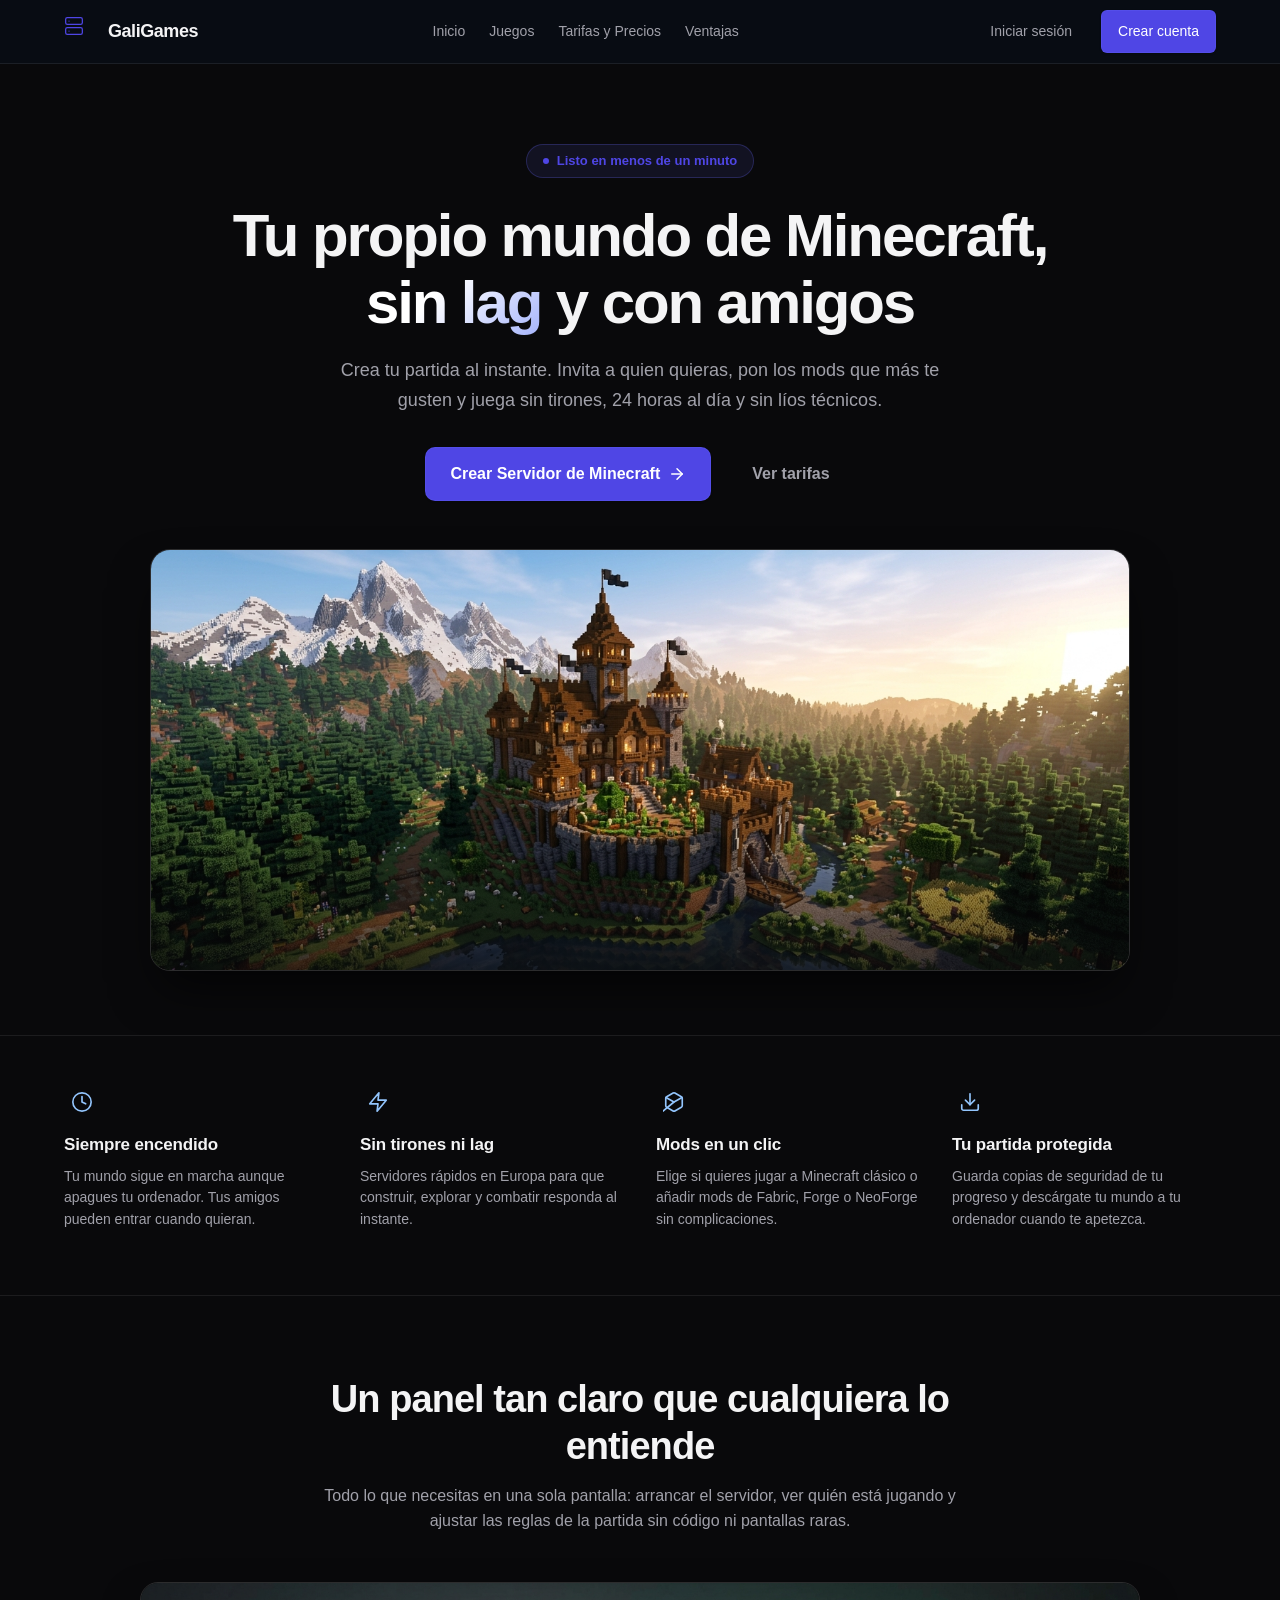
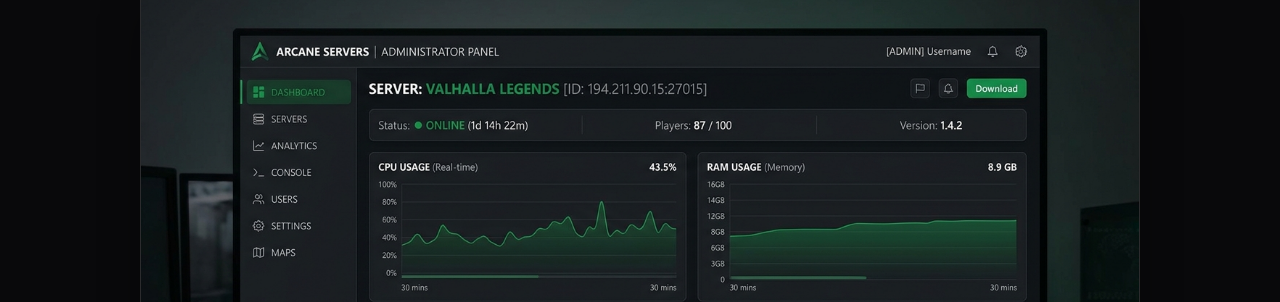
<file: index.html>
<!DOCTYPE html>
<html lang="es">
<head>
  <meta charset="UTF-8">
  <meta http-equiv="refresh" content="0; url=html/inicio/home.html">
  <title>GaliGames - Redirigiendo</title>
  <link rel="canonical" href="html/inicio/home.html">
  <script type="module" src="js/inicio/home.js" defer></script>
</head>
<body>
  <p>Redirigiendo a <a href="html/inicio/home.html">GaliGames Inicio</a>...</p>
</body>
</html>
</file>
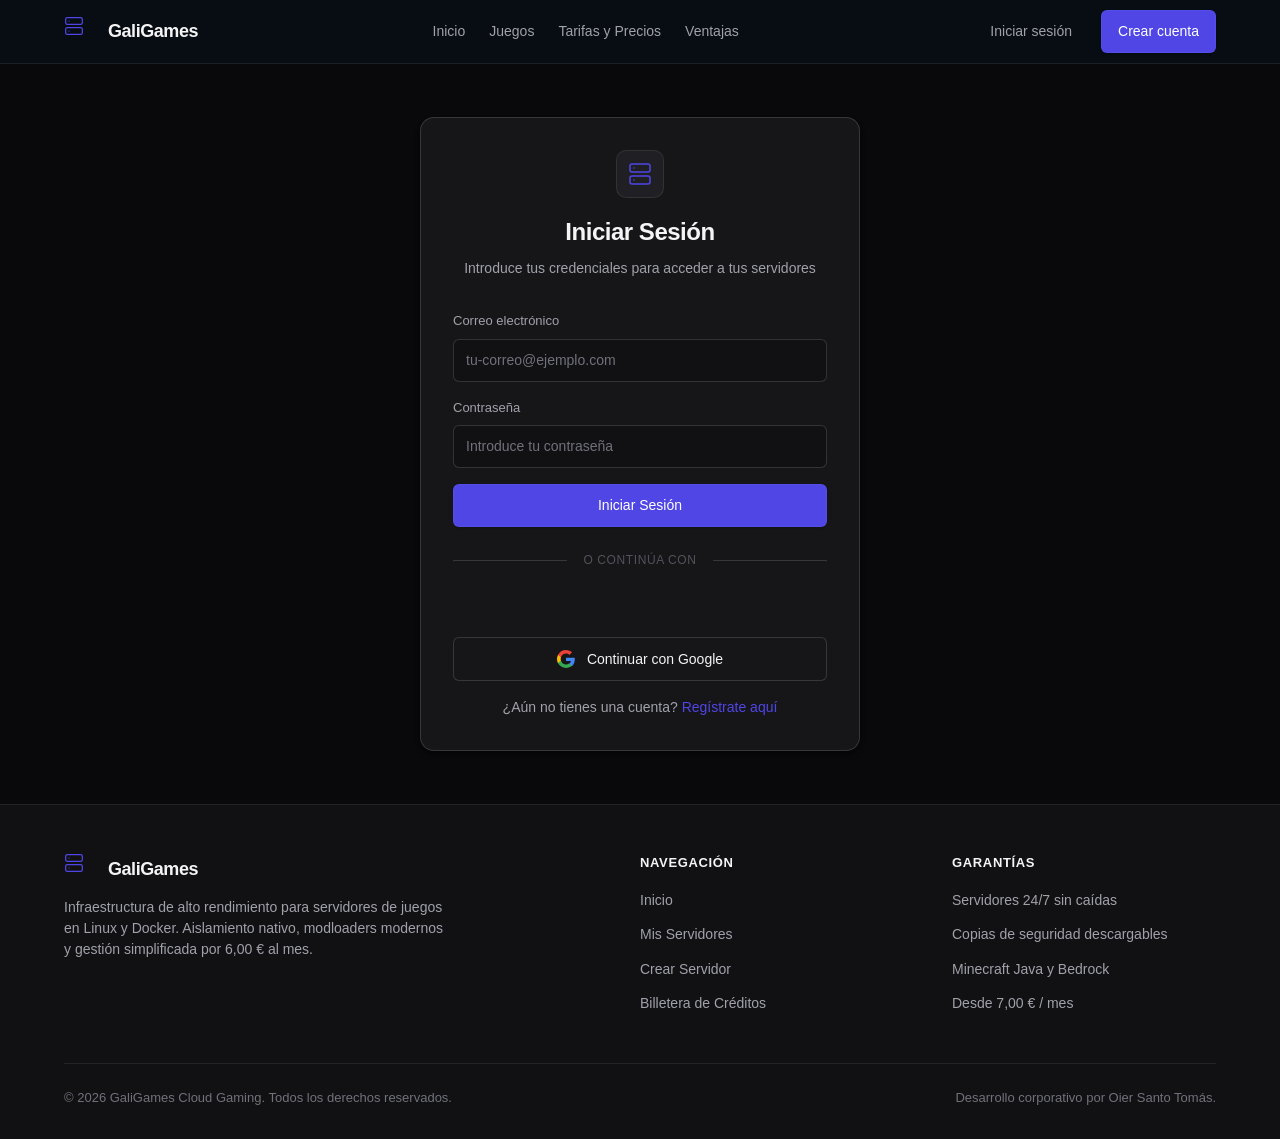
<file: html/autenticacion/iniciar-sesion.html>
<!DOCTYPE html>
<html lang="es">
<head>
  <meta charset="UTF-8">
  <meta name="viewport" content="width=device-width, initial-scale=1.0">
  <title>Iniciar Sesión - GaliGames</title>
  <meta name="description" content="Accede a tu panel de control de servidores de juegos GaliGames.">

  <!-- Hojas de estilo estructuradas -->
  <link rel="stylesheet" href="../../css/comun/variables.css">
  <link rel="stylesheet" href="../../css/comun/normalizacion.css">
  <link rel="stylesheet" href="../../css/comun/componentes.css">
  <link rel="stylesheet" href="../../css/comun/cabecera.css">
  <link rel="stylesheet" href="../../css/comun/pie-pagina.css">
  <link rel="stylesheet" href="../../css/autenticacion/iniciar-sesion.css">

  <!-- Google Identity Services Oficial -->
  <script src="https://accounts.google.com/gsi/client" async defer></script>

  <!-- Script modular -->
  <script type="module" src="../../js/autenticacion/iniciar-sesion.js" defer></script>
</head>
<body>
  <!-- Cabecera Institucional Global -->
  <header id="cabecera-principal"></header>

  <main>
    <section class="autenticacion-seccion">
      <div class="tarjeta-autenticacion">
        <div class="autenticacion-cabecera">
          <div class="autenticacion-logo-icono">
            <svg xmlns="http://www.w3.org/2000/svg" width="24" height="24" viewBox="0 0 24 24" fill="none" stroke="currentColor" stroke-width="1.5" stroke-linecap="round" stroke-linejoin="round"><rect width="20" height="8" x="2" y="2" rx="2" ry="2"/><rect width="20" height="8" x="2" y="14" rx="2" ry="2"/><line x1="6" x2="6.01" y1="6" y2="6"/><line x1="6" x2="6.01" y1="18" y2="18"/></svg>
          </div>
          <h1 class="autenticacion-titulo">Iniciar Sesión</h1>
          <p class="autenticacion-subtitulo">Introduce tus credenciales para acceder a tus servidores</p>
        </div>

        <div id="caja-error" class="alerta-mensaje alerta-peligro" hidden></div>

        <form id="formulario-login" novalidate>
          <div class="grupo-campo">
            <label for="campo-email" class="etiqueta">Correo electrónico</label>
            <input type="email" id="campo-email" class="campo-texto" placeholder="tu-correo@ejemplo.com" required autocomplete="email">
          </div>

          <div class="grupo-campo">
            <label for="campo-password" class="etiqueta">Contraseña</label>
            <input type="password" id="campo-password" class="campo-texto" placeholder="Introduce tu contraseña" required autocomplete="current-password">
          </div>

          <button type="submit" id="boton-enviar" class="boton boton-primario boton-completo">
            Iniciar Sesión
          </button>
        </form>

        <div class="separador-o">
          <span class="separador-o-linea"></span>
          <span class="separador-o-texto">o continúa con</span>
          <span class="separador-o-linea"></span>
        </div>

        <div id="contenedor-google-oficial" class="contenedor-google-oficial"></div>

        <button type="button" id="boton-google" class="boton boton-google boton-completo" aria-label="Iniciar sesión con Google">
          <svg class="icono-svg" width="18" height="18" viewBox="0 0 24 24" aria-hidden="true">
            <path fill="#4285F4" d="M23.745 12.27c0-.7-.06-1.4-.19-2.07H12v4.51h6.6c-.29 1.52-1.14 2.82-2.4 3.68v3.05h3.88c2.27-2.09 3.66-5.17 3.66-9.17z"/>
            <path fill="#34A853" d="M12 24c3.24 0 5.95-1.08 7.93-2.91l-3.88-3.05c-1.08.72-2.45 1.16-4.05 1.16-3.12 0-5.77-2.1-6.72-4.93H1.25v3.15C3.26 21.36 7.33 24 12 24z"/>
            <path fill="#FBBC05" d="M5.28 14.27c-.25-.72-.38-1.49-.38-2.27s.13-1.55.38-2.27V6.58H1.25C.45 8.17 0 9.96 0 12s.45 3.83 1.25 5.42l4.03-3.15z"/>
            <path fill="#EA4335" d="M12 4.75c1.77 0 3.35.61 4.6 1.8l3.42-3.42C17.95 1.19 15.24 0 12 0 7.33 0 3.26 2.64 1.25 6.58l4.03 3.15c.95-2.83 3.6-4.98 6.72-4.98z"/>
          </svg>
          <span id="texto-boton-google">Continuar con Google</span>
        </button>

        <div class="autenticacion-pie">
          ¿Aún no tienes una cuenta? <a href="../../html/autenticacion/registro.html">Regístrate aquí</a>
        </div>
      </div>
    </section>
  </main>

  <!-- Pie de Página Institucional Global -->
  <footer id="pie-principal"></footer>
</body>
</html>
</file>
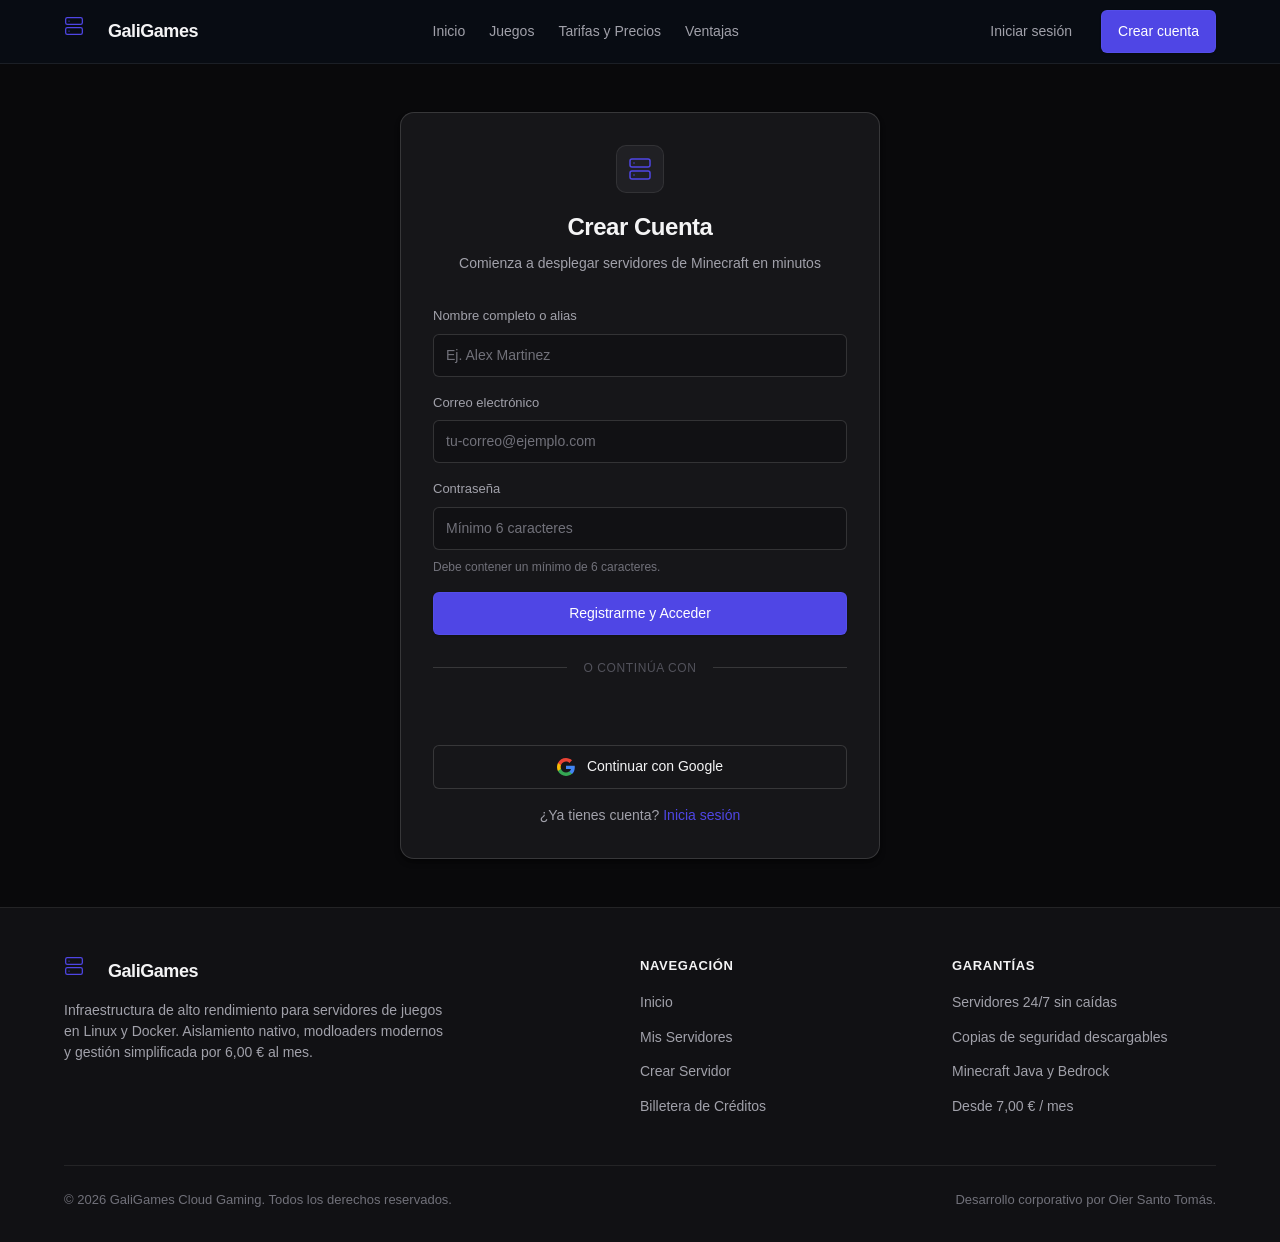
<file: html/autenticacion/registro.html>
<!DOCTYPE html>
<html lang="es">
<head>
  <meta charset="UTF-8">
  <meta name="viewport" content="width=device-width, initial-scale=1.0">
  <title>Crear Cuenta - GaliGames</title>
  <meta name="description" content="Crea tu cuenta en GaliGames para administrar servidores de juegos en Linux con Docker.">

  <!-- Hojas de estilo estructuradas -->
  <link rel="stylesheet" href="../../css/comun/variables.css">
  <link rel="stylesheet" href="../../css/comun/normalizacion.css">
  <link rel="stylesheet" href="../../css/comun/componentes.css">
  <link rel="stylesheet" href="../../css/comun/cabecera.css">
  <link rel="stylesheet" href="../../css/comun/pie-pagina.css">
  <link rel="stylesheet" href="../../css/autenticacion/registro.css">

  <!-- Google Identity Services Oficial -->
  <script src="https://accounts.google.com/gsi/client" async defer></script>

  <!-- Script modular -->
  <script type="module" src="../../js/autenticacion/registro.js" defer></script>
</head>
<body>
  <!-- Cabecera Institucional Global -->
  <header id="cabecera-principal"></header>

  <main>
    <section class="autenticacion-seccion">
      <div class="tarjeta-autenticacion">
        <div class="autenticacion-cabecera">
          <div class="autenticacion-logo-icono">
            <svg xmlns="http://www.w3.org/2000/svg" width="24" height="24" viewBox="0 0 24 24" fill="none" stroke="currentColor" stroke-width="1.5" stroke-linecap="round" stroke-linejoin="round"><rect width="20" height="8" x="2" y="2" rx="2" ry="2"/><rect width="20" height="8" x="2" y="14" rx="2" ry="2"/><line x1="6" x2="6.01" y1="6" y2="6"/><line x1="6" x2="6.01" y1="18" y2="18"/></svg>
          </div>
          <h1 class="autenticacion-titulo">Crear Cuenta</h1>
          <p class="autenticacion-subtitulo">Comienza a desplegar servidores de Minecraft en minutos</p>
        </div>

        <div id="caja-error" class="alerta-mensaje alerta-peligro" hidden></div>

        <form id="formulario-registro" novalidate>
          <div class="grupo-campo">
            <label for="campo-nombre" class="etiqueta">Nombre completo o alias</label>
            <input type="text" id="campo-nombre" class="campo-texto" placeholder="Ej. Alex Martinez" required autocomplete="name">
          </div>

          <div class="grupo-campo">
            <label for="campo-email" class="etiqueta">Correo electrónico</label>
            <input type="email" id="campo-email" class="campo-texto" placeholder="tu-correo@ejemplo.com" required autocomplete="email">
          </div>

          <div class="grupo-campo">
            <label for="campo-password" class="etiqueta">Contraseña</label>
            <input type="password" id="campo-password" class="campo-texto" placeholder="Mínimo 6 caracteres" minlength="6" required autocomplete="new-password">
            <span class="texto-ayuda">Debe contener un mínimo de 6 caracteres.</span>
          </div>

          <button type="submit" id="boton-enviar" class="boton boton-primario boton-completo">
            Registrarme y Acceder
          </button>
        </form>

        <div class="separador-o">
          <span class="separador-o-linea"></span>
          <span class="separador-o-texto">o continúa con</span>
          <span class="separador-o-linea"></span>
        </div>

        <div id="contenedor-google-oficial" class="contenedor-google-oficial"></div>

        <button type="button" id="boton-google" class="boton boton-google boton-completo" aria-label="Registrarse con Google">
          <svg class="icono-svg" width="18" height="18" viewBox="0 0 24 24" aria-hidden="true">
            <path fill="#4285F4" d="M23.745 12.27c0-.7-.06-1.4-.19-2.07H12v4.51h6.6c-.29 1.52-1.14 2.82-2.4 3.68v3.05h3.88c2.27-2.09 3.66-5.17 3.66-9.17z"/>
            <path fill="#34A853" d="M12 24c3.24 0 5.95-1.08 7.93-2.91l-3.88-3.05c-1.08.72-2.45 1.16-4.05 1.16-3.12 0-5.77-2.1-6.72-4.93H1.25v3.15C3.26 21.36 7.33 24 12 24z"/>
            <path fill="#FBBC05" d="M5.28 14.27c-.25-.72-.38-1.49-.38-2.27s.13-1.55.38-2.27V6.58H1.25C.45 8.17 0 9.96 0 12s.45 3.83 1.25 5.42l4.03-3.15z"/>
            <path fill="#EA4335" d="M12 4.75c1.77 0 3.35.61 4.6 1.8l3.42-3.42C17.95 1.19 15.24 0 12 0 7.33 0 3.26 2.64 1.25 6.58l4.03 3.15c.95-2.83 3.6-4.98 6.72-4.98z"/>
          </svg>
          <span id="texto-boton-google">Continuar con Google</span>
        </button>

        <div class="autenticacion-pie">
          ¿Ya tienes cuenta? <a href="../../html/autenticacion/iniciar-sesion.html">Inicia sesión</a>
        </div>
      </div>
    </section>
  </main>

  <!-- Pie de Página Institucional Global -->
  <footer id="pie-principal"></footer>
</body>
</html>
</file>
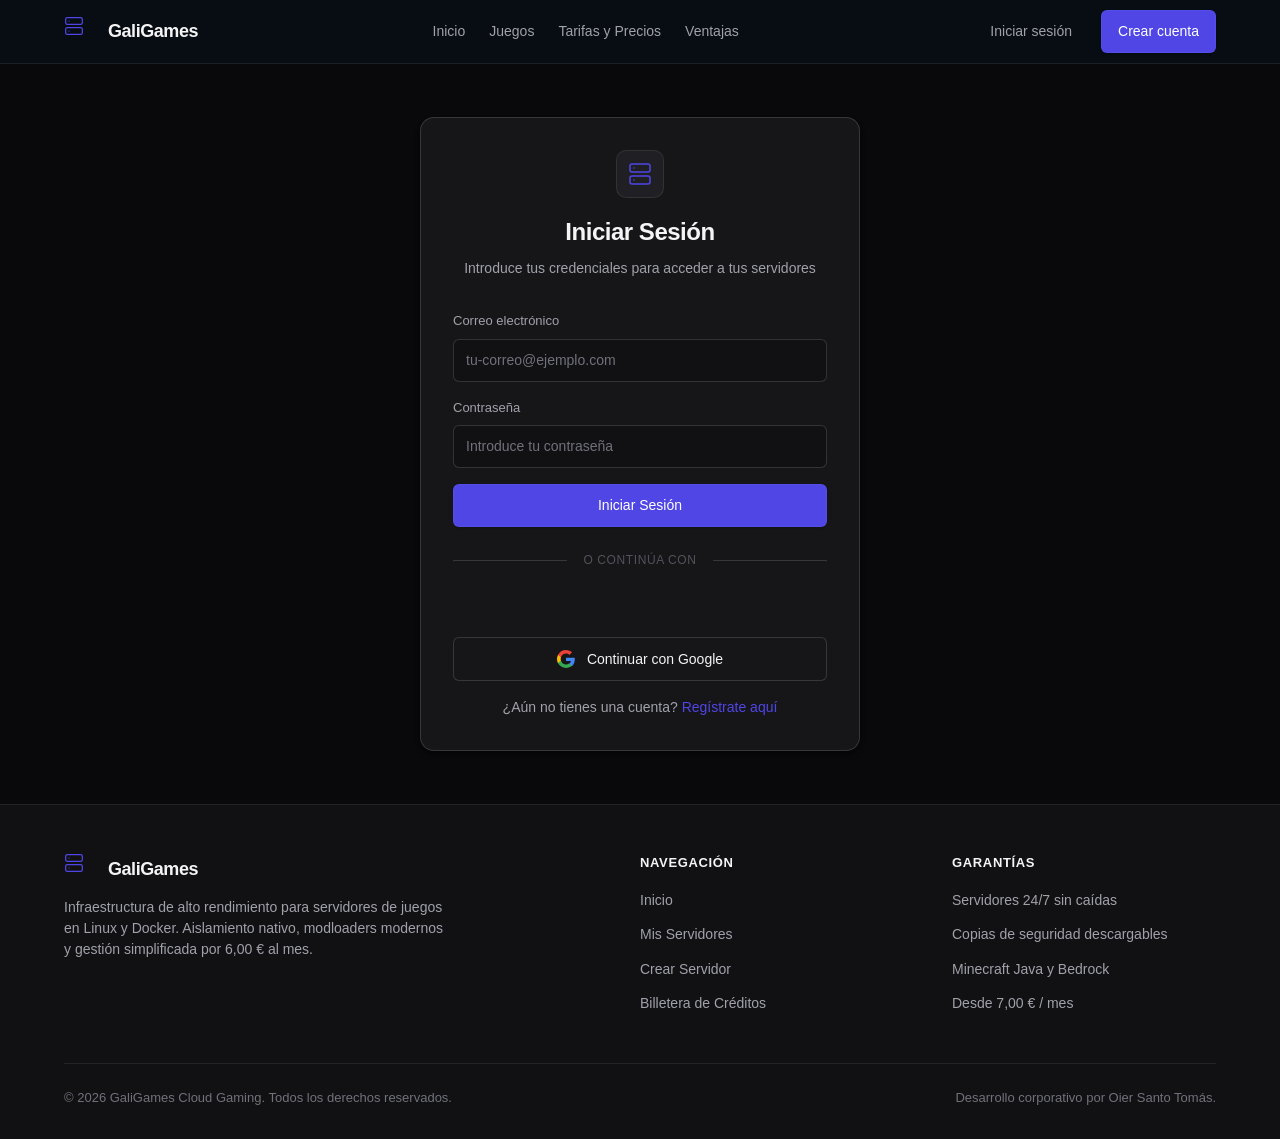
<file: html/billetera/saldo.html>
<!DOCTYPE html>
<html lang="es">
<head>
  <meta charset="UTF-8">
  <meta name="viewport" content="width=device-width, initial-scale=1.0">
  <title>Billetera y Saldo - GaliGames</title>
  <meta name="description" content="Gestiona tu saldo virtual, realiza recargas de prueba y consulta tus transacciones para el alojamiento de servidores.">

  <!-- Hojas de estilo estructuradas -->
  <link rel="stylesheet" href="../../css/comun/variables.css">
  <link rel="stylesheet" href="../../css/comun/normalizacion.css">
  <link rel="stylesheet" href="../../css/comun/componentes.css">
  <link rel="stylesheet" href="../../css/comun/cabecera.css">
  <link rel="stylesheet" href="../../css/comun/pie-pagina.css">
  <link rel="stylesheet" href="../../css/billetera/saldo.css">

  <!-- Script modular -->
  <script type="module" src="../../js/billetera/saldo.js" defer></script>
</head>
<body>
  <!-- Cabecera Institucional Global -->
  <header id="cabecera-principal"></header>

  <main>
    <section class="billetera-seccion">
      <div class="contenedor">
        <div class="billetera-cabecera">
          <h1 class="billetera-titulo">Billetera de Créditos</h1>
          <p class="billetera-subtitulo">Administra los fondos para tus servidores de juegos (tarifa plana de 6,00 €/mes)</p>
        </div>

        <div class="billetera-rejilla-principal">
          <!-- Tarjeta Saldo Actual -->
          <div class="tarjeta-saldo-actual">
            <div>
              <div class="saldo-etiqueta-bloque">
                <svg xmlns="http://www.w3.org/2000/svg" width="18" height="18" viewBox="0 0 24 24" fill="none" stroke="currentColor" stroke-width="1.5" stroke-linecap="round" stroke-linejoin="round"><circle cx="12" cy="12" r="8"/><line x1="12" x2="12" y1="8" y2="16"/><line x1="8" x2="16" y1="12" y2="12"/></svg>
                <span>Saldo disponible en tu cuenta</span>
              </div>
              <div class="saldo-monto-grande" id="valor-saldo-grande">0,00 €</div>
            </div>

            <div class="saldo-aviso-simulado">
              <strong>Entorno de Pruebas Activo</strong>
              <p>Las recargas en esta versión son simuladas y completamente gratuitas para que puedas probar el despliegue de contenedores Docker.</p>
            </div>
          </div>

          <!-- Paquetes de Recarga Simulada -->
          <div>
            <h2 class="subtitulo-paquetes">Recargas Rápidas de Prueba</h2>
            <div class="paquetes-recarga-rejilla">
              <!-- Pack 7€ -->
              <article class="tarjeta-paquete">
                <div>
                  <div class="paquete-cabecera">
                    <span class="paquete-nombre">Mes 4 GB</span>
                    <span class="insignia insignia-primaria">Plan Amigos</span>
                  </div>
                  <div class="paquete-monto">7,00 €</div>
                  <p class="paquete-descripcion">Cubre 1 mes de servidor Minecraft con 4 GB de RAM.</p>
                </div>
                <button type="button" class="boton boton-primario btn-recargar" data-monto="7.00">
                  Recargar 7,00 €
                </button>
              </article>

              <!-- Pack 9€ -->
              <article class="tarjeta-paquete">
                <div>
                  <div class="paquete-cabecera">
                    <span class="paquete-nombre">Mes 6 GB</span>
                    <span class="insignia insignia-exito">Plan Pro Mods</span>
                  </div>
                  <div class="paquete-monto">9,00 €</div>
                  <p class="paquete-descripcion">Cubre 1 mes de servidor para modpacks con 6 GB de RAM.</p>
                </div>
                <button type="button" class="boton boton-primario btn-recargar" data-monto="9.00">
                  Recargar 9,00 €
                </button>
              </article>

              <!-- Pack 14€ -->
              <article class="tarjeta-paquete">
                <div>
                  <div class="paquete-cabecera">
                    <span class="paquete-nombre">2 Meses 4 GB</span>
                    <span class="insignia">Ahorro</span>
                  </div>
                  <div class="paquete-monto">14,00 €</div>
                  <p class="paquete-descripcion">Cubre 2 meses de Plan Amigos o 2 servidores simultáneos.</p>
                </div>
                <button type="button" class="boton boton-secundario btn-recargar" data-monto="14.00">
                  Recargar 14,00 €
                </button>
              </article>

              <!-- Pack 18€ -->
              <article class="tarjeta-paquete">
                <div>
                  <div class="paquete-cabecera">
                    <span class="paquete-nombre">2 Meses 6 GB</span>
                    <span class="insignia">Comunidad</span>
                  </div>
                  <div class="paquete-monto">18,00 €</div>
                  <p class="paquete-descripcion">Cubre 2 meses del Plan Pro de 6 GB para mods avanzados.</p>
                </div>
                <button type="button" class="boton boton-secundario btn-recargar" data-monto="18.00">
                  Recargar 18,00 €
                </button>
              </article>
            </div>
          </div>
        </div>

        <!-- Historial de Movimientos -->
        <div class="historial-seccion">
          <h2 class="historial-cabecera">Historial de Transacciones</h2>
          <div class="tabla-contenedor">
            <table class="tabla-movimientos">
              <thead>
                <tr>
                  <th scope="col">Fecha</th>
                  <th scope="col">Concepto</th>
                  <th scope="col">Tipo</th>
                  <th scope="col">Importe</th>
                </tr>
              </thead>
              <tbody id="cuerpo-tabla-transacciones">
                <tr>
                  <td colspan="4" class="celda-vacia-historial">Cargando historial de movimientos...</td>
                </tr>
              </tbody>
            </table>
          </div>
        </div>
      </div>
    </section>
  </main>

  <!-- Pie de Página Institucional Global -->
  <footer id="pie-principal"></footer>
</body>
</html>
</file>
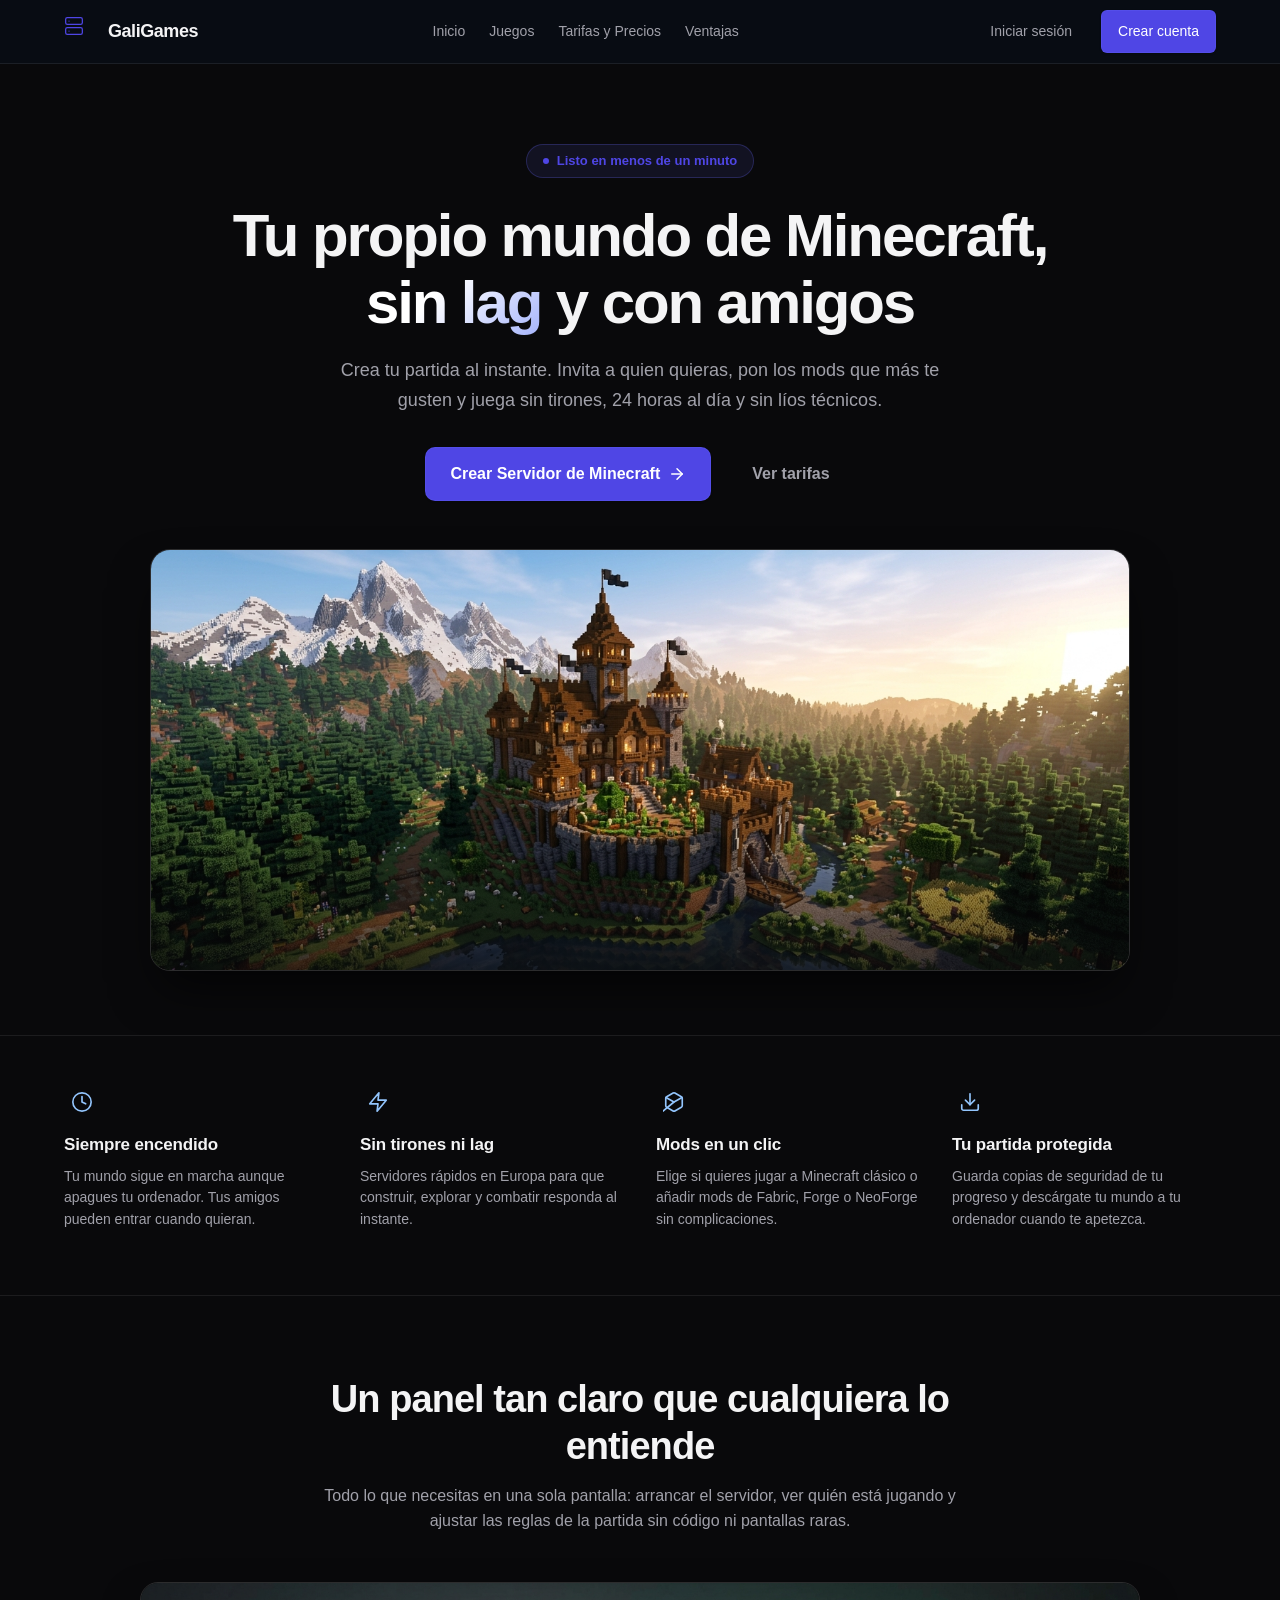
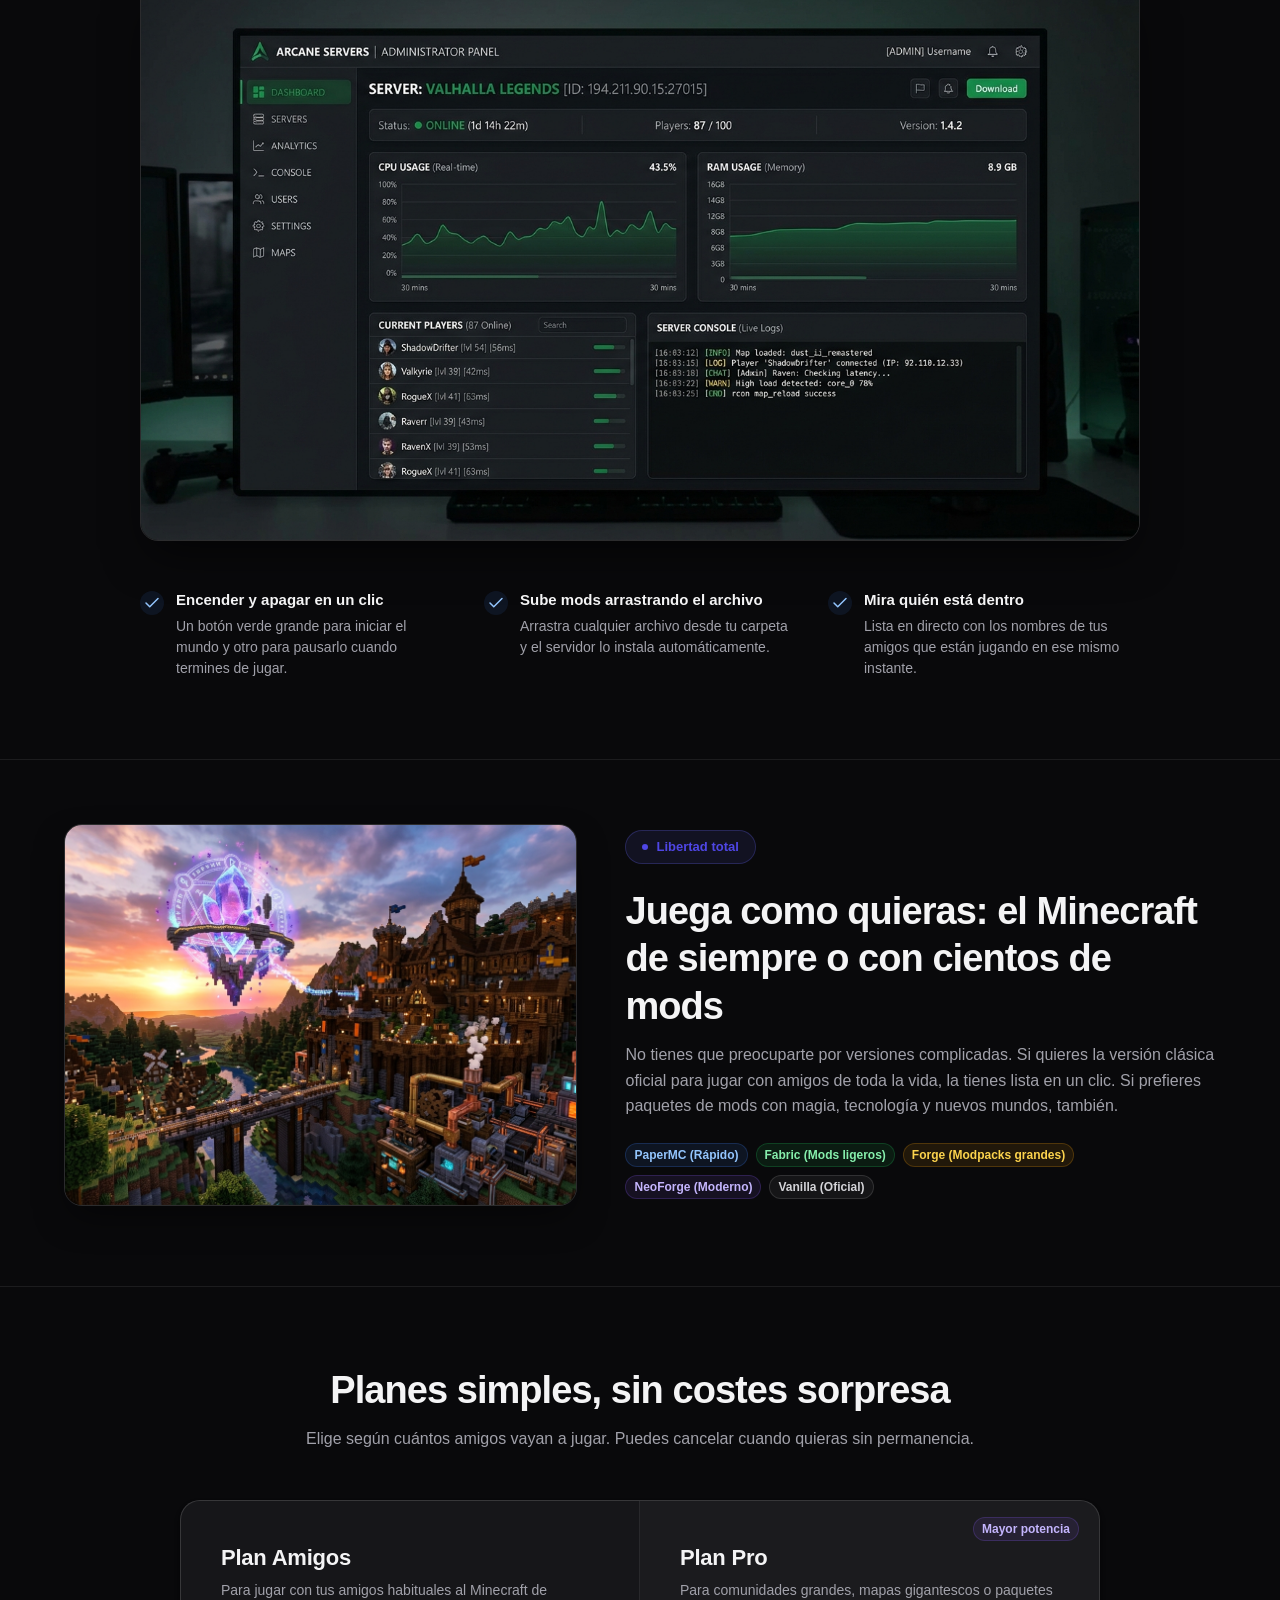
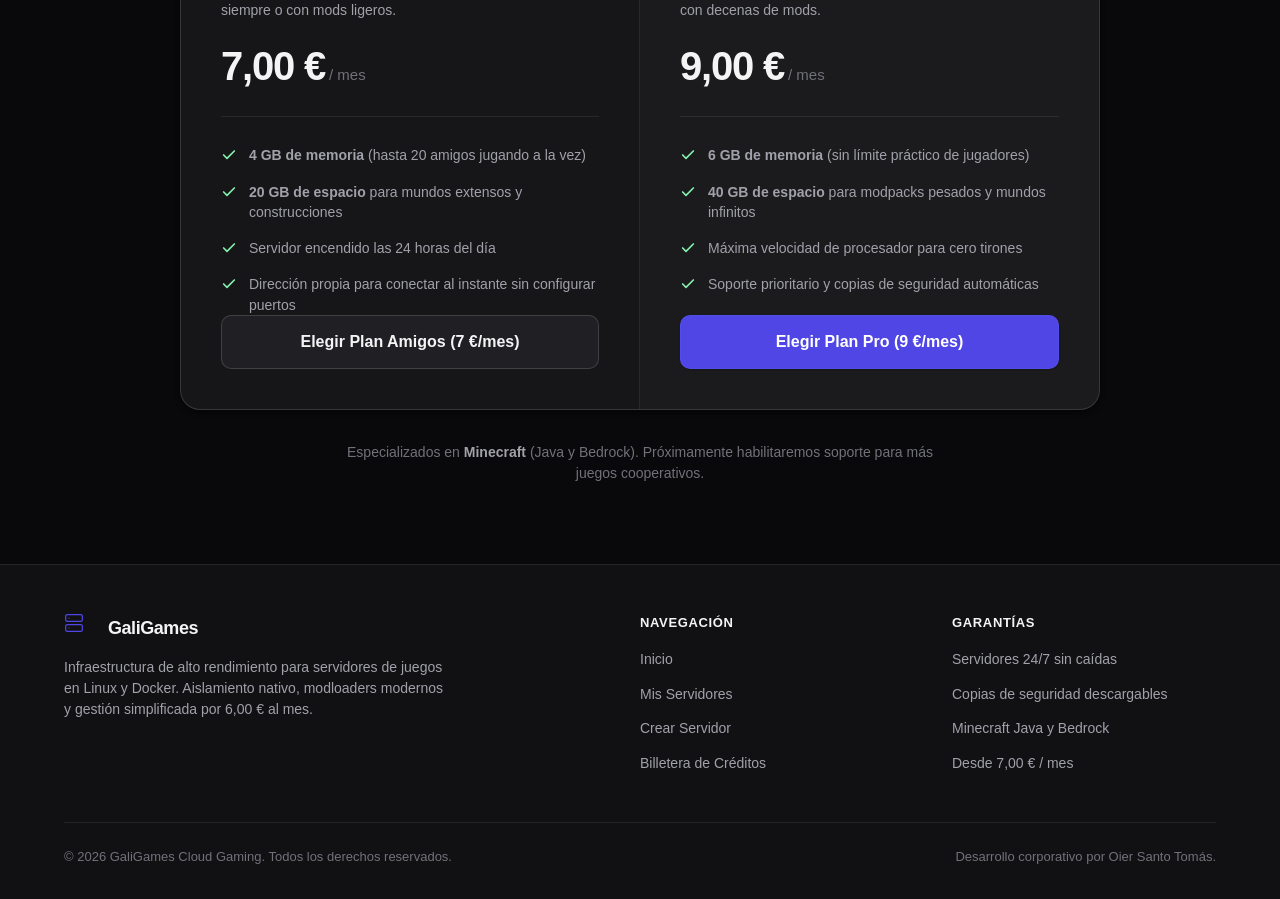
<file: html/inicio/home.html>
<!DOCTYPE html>
<html lang="es">
<head>
  <meta charset="UTF-8">
  <meta name="viewport" content="width=device-width, initial-scale=1.0">
  <title>GaliGames - Servidores de Minecraft sin Lag para Jugar con Amigos</title>
  <meta name="description" content="Monta tu servidor de Minecraft en 30 segundos. Elige tu versión, juega con amigos sin lag y disfruta de tus mods favoritos desde 7 € al mes.">

  <!-- Hojas de estilo estructuradas -->
  <link rel="stylesheet" href="../../css/comun/variables.css">
  <link rel="stylesheet" href="../../css/comun/normalizacion.css">
  <link rel="stylesheet" href="../../css/comun/componentes.css">
  <link rel="stylesheet" href="../../css/comun/cabecera.css">
  <link rel="stylesheet" href="../../css/comun/pie-pagina.css">
  <link rel="stylesheet" href="../../css/inicio/home.css">

  <!-- Script modular -->
  <script type="module" src="../../js/inicio/home.js" defer></script>
</head>
<body>
  <!-- Cabecera Institucional Global -->
  <header id="cabecera-principal"></header>

  <main>
    <!-- Hero Principal Natural y Fluido -->
    <section id="inicio" class="hero-seccion">
      <div class="contenedor hero-contenedor">
        <div class="hero-insignia">
          <span class="insignia-punto"></span>
          <span>Listo en menos de un minuto</span>
        </div>

        <h1 class="hero-titulo">
          Tu propio mundo de Minecraft, <span>sin lag</span> y con amigos
        </h1>

        <p class="hero-subtitulo">
          Crea tu partida al instante. Invita a quien quieras, pon los mods que más te gusten y juega sin tirones, 24 horas al día y sin líos técnicos.
        </p>

        <div class="hero-acciones">
          <a href="../../html/autenticacion/registro.html" id="hero-btn-empezar" class="boton boton-primario boton-grande">
            <span>Crear Servidor de Minecraft</span>
            <svg xmlns="http://www.w3.org/2000/svg" width="18" height="18" viewBox="0 0 24 24" fill="none" stroke="currentColor" stroke-width="2" stroke-linecap="round" stroke-linejoin="round" aria-hidden="true"><line x1="5" x2="19" y1="12" y2="12"/><polyline points="12 5 19 12 12 19"/></svg>
          </a>
          <a href="#precios" class="boton boton-fantasma boton-grande">Ver tarifas</a>
        </div>

        <div class="hero-vista-previa">
          <img src="../../imagenes/hero-minecraft.jpg" alt="Mundo de Minecraft con naturaleza y castillo medieval" class="hero-vista-imagen" loading="eager">
          <div class="hero-vista-degradado"></div>
        </div>
      </div>
    </section>

    <!-- Flujo de Ventajas Esenciales (Abierto y Natural, Sin Cajas Cerradas) -->
    <section class="seccion-ventajas-flujo">
      <div class="contenedor">
        <div class="ventajas-fila-abierta">
          <div class="ventaja-columna">
            <div class="ventaja-icono-simple">
              <svg xmlns="http://www.w3.org/2000/svg" width="22" height="22" viewBox="0 0 24 24" fill="none" stroke="currentColor" stroke-width="1.8" stroke-linecap="round" stroke-linejoin="round" aria-hidden="true"><circle cx="12" cy="12" r="10"/><polyline points="12 6 12 12 16 14"/></svg>
            </div>
            <h3 class="ventaja-titulo">Siempre encendido</h3>
            <p class="ventaja-descripcion">Tu mundo sigue en marcha aunque apagues tu ordenador. Tus amigos pueden entrar cuando quieran.</p>
          </div>

          <div class="ventaja-columna">
            <div class="ventaja-icono-simple">
              <svg xmlns="http://www.w3.org/2000/svg" width="22" height="22" viewBox="0 0 24 24" fill="none" stroke="currentColor" stroke-width="1.8" stroke-linecap="round" stroke-linejoin="round" aria-hidden="true"><polygon points="13 2 3 14 12 14 11 22 21 10 12 10 13 2"/></svg>
            </div>
            <h3 class="ventaja-titulo">Sin tirones ni lag</h3>
            <p class="ventaja-descripcion">Servidores rápidos en Europa para que construir, explorar y combatir responda al instante.</p>
          </div>

          <div class="ventaja-columna">
            <div class="ventaja-icono-simple">
              <svg xmlns="http://www.w3.org/2000/svg" width="22" height="22" viewBox="0 0 24 24" fill="none" stroke="currentColor" stroke-width="1.8" stroke-linecap="round" stroke-linejoin="round" aria-hidden="true"><path d="M21 16V8a2 2 0 0 0-1-1.73l-7-4a2 2 0 0 0-2 0l-7 4A2 2 0 0 0 3 8v8a2 2 0 0 0 1 1.73l7 4a2 2 0 0 0 2 0l7-4A2 2 0 0 0 21 16z"/><polyline points="3.29 7 12 12 20.71 7"/><line x1="12" y1="12" y2="22"/></svg>
            </div>
            <h3 class="ventaja-titulo">Mods en un clic</h3>
            <p class="ventaja-descripcion">Elige si quieres jugar a Minecraft clásico o añadir mods de Fabric, Forge o NeoForge sin complicaciones.</p>
          </div>

          <div class="ventaja-columna">
            <div class="ventaja-icono-simple">
              <svg xmlns="http://www.w3.org/2000/svg" width="22" height="22" viewBox="0 0 24 24" fill="none" stroke="currentColor" stroke-width="1.8" stroke-linecap="round" stroke-linejoin="round" aria-hidden="true"><path d="M21 15v4a2 2 0 0 1-2 2H5a2 2 0 0 1-2-2v-4"/><polyline points="7 10 12 15 17 10"/><line x1="12" x2="12" y1="15" y2="3"/></svg>
            </div>
            <h3 class="ventaja-titulo">Tu partida protegida</h3>
            <p class="ventaja-descripcion">Guarda copias de seguridad de tu progreso y descárgate tu mundo a tu ordenador cuando te apetezca.</p>
          </div>
        </div>
      </div>
    </section>

    <!-- Sección Showcase del Panel (Integrada con la Página) -->
    <section class="seccion-showcase-panel">
      <div class="contenedor">
        <div class="seccion-encabezado-limpio">
          <h2 class="seccion-titulo-limpio">Un panel tan claro que cualquiera lo entiende</h2>
          <p class="seccion-bajada-limpia">Todo lo que necesitas en una sola pantalla: arrancar el servidor, ver quién está jugando y ajustar las reglas de la partida sin código ni pantallas raras.</p>
        </div>

        <div class="showcase-marco-integrado">
          <img src="../../imagenes/panel-control.jpg" alt="Panel de control intuitivo del servidor de Minecraft" class="showcase-imagen-fluida" loading="lazy">
        </div>

        <div class="showcase-puntos-claros">
          <div class="showcase-punto-item">
            <div class="showcase-punto-indicador">
              <svg xmlns="http://www.w3.org/2000/svg" width="18" height="18" viewBox="0 0 24 24" fill="none" stroke="currentColor" stroke-width="2" stroke-linecap="round" stroke-linejoin="round" aria-hidden="true"><polyline points="20 6 9 17 4 12"/></svg>
            </div>
            <div>
              <h3 class="showcase-punto-titulo">Encender y apagar en un clic</h3>
              <p class="showcase-punto-desc">Un botón verde grande para iniciar el mundo y otro para pausarlo cuando termines de jugar.</p>
            </div>
          </div>

          <div class="showcase-punto-item">
            <div class="showcase-punto-indicador">
              <svg xmlns="http://www.w3.org/2000/svg" width="18" height="18" viewBox="0 0 24 24" fill="none" stroke="currentColor" stroke-width="2" stroke-linecap="round" stroke-linejoin="round" aria-hidden="true"><polyline points="20 6 9 17 4 12"/></svg>
            </div>
            <div>
              <h3 class="showcase-punto-titulo">Sube mods arrastrando el archivo</h3>
              <p class="showcase-punto-desc">Arrastra cualquier archivo desde tu carpeta y el servidor lo instala automáticamente.</p>
            </div>
          </div>

          <div class="showcase-punto-item">
            <div class="showcase-punto-indicador">
              <svg xmlns="http://www.w3.org/2000/svg" width="18" height="18" viewBox="0 0 24 24" fill="none" stroke="currentColor" stroke-width="2" stroke-linecap="round" stroke-linejoin="round" aria-hidden="true"><polyline points="20 6 9 17 4 12"/></svg>
            </div>
            <div>
              <h3 class="showcase-punto-titulo">Mira quién está dentro</h3>
              <p class="showcase-punto-desc">Lista en directo con los nombres de tus amigos que están jugando en ese mismo instante.</p>
            </div>
          </div>
        </div>
      </div>
    </section>

    <!-- Sección Mods y Libertad de Juego -->
    <section class="seccion-narrativa-mods">
      <div class="contenedor">
        <div class="mods-narrativa-rejilla">
          <div class="mods-narrativa-visual">
            <img src="../../imagenes/minecraft-mods.jpg" alt="Mundo de Minecraft con mods y aventuras" class="mods-imagen-organica" loading="lazy">
          </div>

          <div class="mods-narrativa-texto">
            <div class="hero-insignia">
              <span class="insignia-punto"></span>
              <span>Libertad total</span>
            </div>

            <h2 class="seccion-titulo-limpio">Juega como quieras: el Minecraft de siempre o con cientos de mods</h2>

            <p class="seccion-bajada-limpia">
              No tienes que preocuparte por versiones complicadas. Si quieres la versión clásica oficial para jugar con amigos de toda la vida, la tienes lista en un clic. Si prefieres paquetes de mods con magia, tecnología y nuevos mundos, también.
            </p>

            <div class="mods-insignias-flujo">
              <span class="insignia insignia-pastel-azul">PaperMC (Rápido)</span>
              <span class="insignia insignia-pastel-verde">Fabric (Mods ligeros)</span>
              <span class="insignia insignia-pastel-ambar">Forge (Modpacks grandes)</span>
              <span class="insignia insignia-pastel-violeta">NeoForge (Moderno)</span>
              <span class="insignia insignia-pastel-gris">Vanilla (Oficial)</span>
            </div>
          </div>
        </div>
      </div>
    </section>

    <!-- Sección de Tarifas y Precios Integrada (Comparativa Clara y Directa) -->
    <section id="precios" class="seccion-tarifas-integrada">
      <div class="contenedor">
        <div class="seccion-encabezado-limpio">
          <h2 class="seccion-titulo-limpio">Planes simples, sin costes sorpresa</h2>
          <p class="seccion-bajada-limpia">Elige según cuántos amigos vayan a jugar. Puedes cancelar cuando quieras sin permanencia.</p>
        </div>

        <div class="tarifas-superficie-unificada">
          <!-- Plan 4 GB (7€) -->
          <article class="tarifa-bloque-lado">
            <div class="tarifa-lado-cabecera">
              <div>
                <h3 class="tarifa-nombre">Plan Amigos</h3>
                <p class="tarifa-subtexto">Para jugar con tus amigos habituales al Minecraft de siempre o con mods ligeros.</p>
              </div>
              <div class="tarifa-precio-fila">
                <span class="tarifa-precio-cifra">7,00 €</span>
                <span class="tarifa-precio-mes">/ mes</span>
              </div>
            </div>

            <ul class="tarifa-lista-puntos">
              <li>
                <svg xmlns="http://www.w3.org/2000/svg" width="16" height="16" viewBox="0 0 24 24" fill="none" stroke="currentColor" stroke-width="2.5" stroke-linecap="round" stroke-linejoin="round" aria-hidden="true"><polyline points="20 6 9 17 4 12"/></svg>
                <span><strong>4 GB de memoria</strong> (hasta 20 amigos jugando a la vez)</span>
              </li>
              <li>
                <svg xmlns="http://www.w3.org/2000/svg" width="16" height="16" viewBox="0 0 24 24" fill="none" stroke="currentColor" stroke-width="2.5" stroke-linecap="round" stroke-linejoin="round" aria-hidden="true"><polyline points="20 6 9 17 4 12"/></svg>
                <span><strong>20 GB de espacio</strong> para mundos extensos y construcciones</span>
              </li>
              <li>
                <svg xmlns="http://www.w3.org/2000/svg" width="16" height="16" viewBox="0 0 24 24" fill="none" stroke="currentColor" stroke-width="2.5" stroke-linecap="round" stroke-linejoin="round" aria-hidden="true"><polyline points="20 6 9 17 4 12"/></svg>
                <span>Servidor encendido las 24 horas del día</span>
              </li>
              <li>
                <svg xmlns="http://www.w3.org/2000/svg" width="16" height="16" viewBox="0 0 24 24" fill="none" stroke="currentColor" stroke-width="2.5" stroke-linecap="round" stroke-linejoin="round" aria-hidden="true"><polyline points="20 6 9 17 4 12"/></svg>
                <span>Dirección propia para conectar al instante sin configurar puertos</span>
              </li>
            </ul>

            <div class="tarifa-lado-accion">
              <a href="../../html/servidores/crear.html" class="boton boton-secundario boton-grande boton-completo">
                Elegir Plan Amigos (7 €/mes)
              </a>
            </div>
          </article>

          <!-- Plan 6 GB (9€) - Destacado -->
          <article class="tarifa-bloque-lado tarifa-bloque-destacada">
            <div class="tarifa-etiqueta-destacada">
              <span class="insignia insignia-pastel-violeta">Mayor potencia</span>
            </div>

            <div class="tarifa-lado-cabecera">
              <div>
                <h3 class="tarifa-nombre">Plan Pro</h3>
                <p class="tarifa-subtexto">Para comunidades grandes, mapas gigantescos o paquetes con decenas de mods.</p>
              </div>
              <div class="tarifa-precio-fila">
                <span class="tarifa-precio-cifra">9,00 €</span>
                <span class="tarifa-precio-mes">/ mes</span>
              </div>
            </div>

            <ul class="tarifa-lista-puntos">
              <li>
                <svg xmlns="http://www.w3.org/2000/svg" width="16" height="16" viewBox="0 0 24 24" fill="none" stroke="currentColor" stroke-width="2.5" stroke-linecap="round" stroke-linejoin="round" aria-hidden="true"><polyline points="20 6 9 17 4 12"/></svg>
                <span><strong>6 GB de memoria</strong> (sin límite práctico de jugadores)</span>
              </li>
              <li>
                <svg xmlns="http://www.w3.org/2000/svg" width="16" height="16" viewBox="0 0 24 24" fill="none" stroke="currentColor" stroke-width="2.5" stroke-linecap="round" stroke-linejoin="round" aria-hidden="true"><polyline points="20 6 9 17 4 12"/></svg>
                <span><strong>40 GB de espacio</strong> para modpacks pesados y mundos infinitos</span>
              </li>
              <li>
                <svg xmlns="http://www.w3.org/2000/svg" width="16" height="16" viewBox="0 0 24 24" fill="none" stroke="currentColor" stroke-width="2.5" stroke-linecap="round" stroke-linejoin="round" aria-hidden="true"><polyline points="20 6 9 17 4 12"/></svg>
                <span>Máxima velocidad de procesador para cero tirones</span>
              </li>
              <li>
                <svg xmlns="http://www.w3.org/2000/svg" width="16" height="16" viewBox="0 0 24 24" fill="none" stroke="currentColor" stroke-width="2.5" stroke-linecap="round" stroke-linejoin="round" aria-hidden="true"><polyline points="20 6 9 17 4 12"/></svg>
                <span>Soporte prioritario y copias de seguridad automáticas</span>
              </li>
            </ul>

            <div class="tarifa-lado-accion">
              <a href="../../html/servidores/crear.html" class="boton boton-primario boton-grande boton-completo">
                Elegir Plan Pro (9 €/mes)
              </a>
            </div>
          </article>
        </div>

        <!-- Nota sutil sobre futuros juegos sin cajas rotas ni botones deshabilitados -->
        <div class="seccion-proximos-juegos-sutil">
          <p class="proximos-juegos-texto">
            Especializados en <strong>Minecraft</strong> (Java y Bedrock). Próximamente habilitaremos soporte para más juegos cooperativos.
          </p>
        </div>
      </div>
    </section>
  </main>

  <!-- Pie de Página Institucional Global -->
  <footer id="pie-principal"></footer>
</body>
</html>
</file>
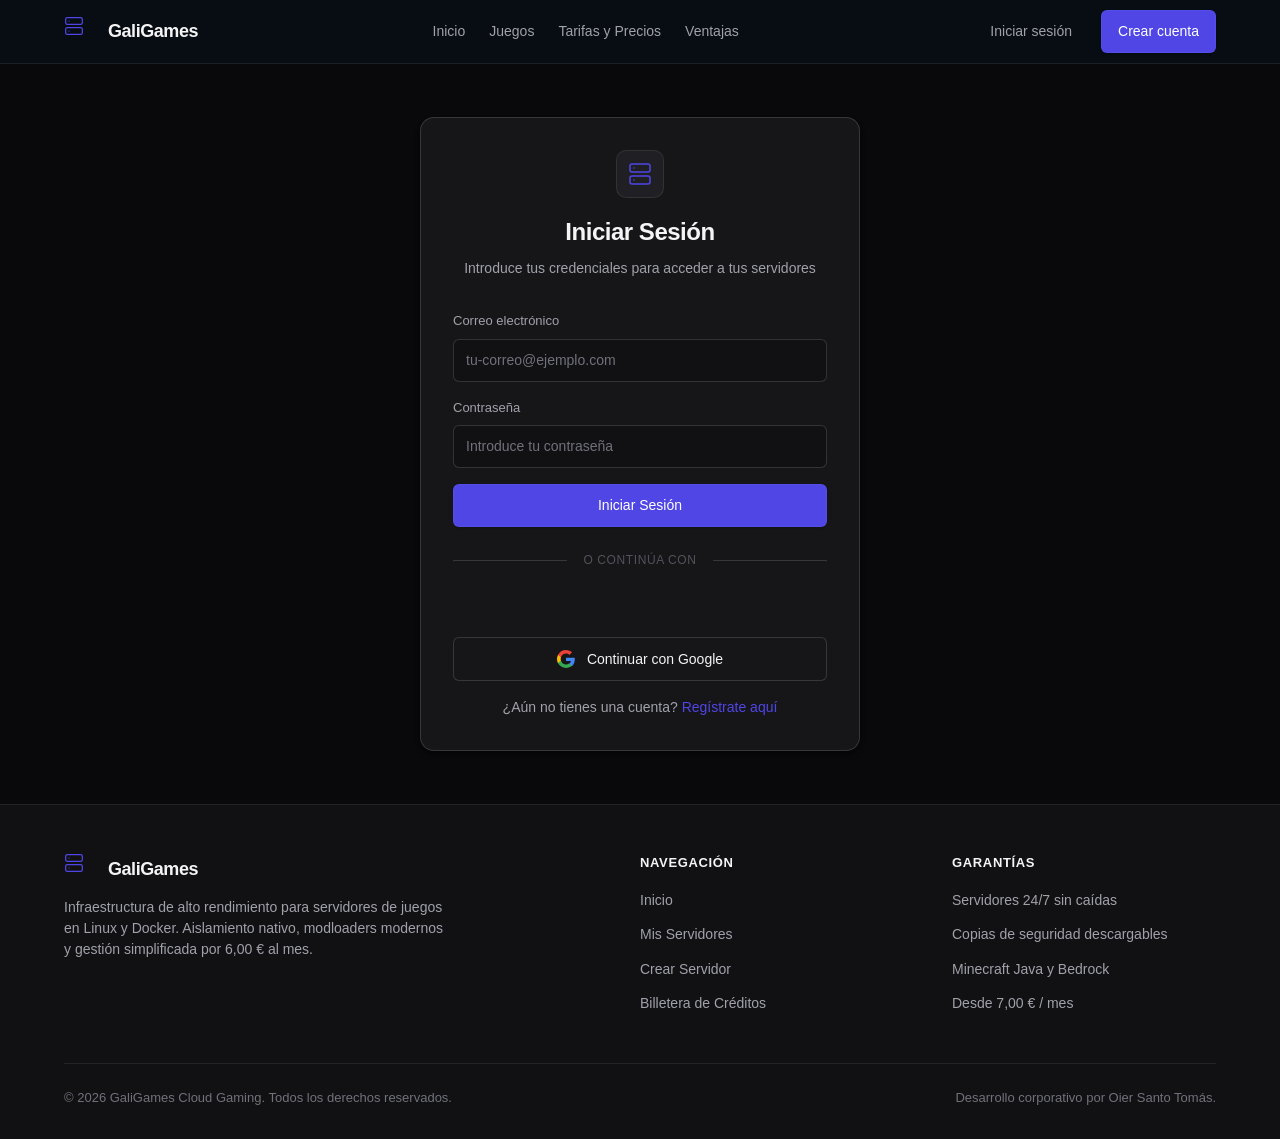
<file: html/servidores/consola.html>
<!DOCTYPE html>
<html lang="es">
<head>
  <meta charset="UTF-8">
  <meta name="viewport" content="width=device-width, initial-scale=1.0">
  <title>Administrar Servidor - GaliGames</title>
  <meta name="description" content="Panel de administración, consola en vivo y ajustes técnicos para tu servidor de Minecraft.">

  <!-- Hojas de estilo estructuradas -->
  <link rel="stylesheet" href="../../css/comun/variables.css">
  <link rel="stylesheet" href="../../css/comun/normalizacion.css">
  <link rel="stylesheet" href="../../css/comun/componentes.css">
  <link rel="stylesheet" href="../../css/comun/cabecera.css">
  <link rel="stylesheet" href="../../css/comun/pie-pagina.css">
  <link rel="stylesheet" href="../../css/servidores/consola.css">

  <!-- Script modular -->
  <script type="module" src="../../js/servidores/consola.js" defer></script>
</head>
<body>
  <!-- Cabecera Institucional Global -->
  <header id="cabecera-principal"></header>

  <main>
    <section class="consola-seccion">
      <div class="contenedor">
        <!-- Cabecera del Servidor -->
        <div class="consola-cabecera-bloque">
          <div class="consola-titulo-grupo">
            <a href="../../html/servidores/panel.html" class="boton boton-secundario" title="Volver a la lista de servidores">
              <svg xmlns="http://www.w3.org/2000/svg" width="16" height="16" viewBox="0 0 24 24" fill="none" stroke="currentColor" stroke-width="2" stroke-linecap="round" stroke-linejoin="round" aria-hidden="true"><line x1="19" x2="5" y1="12" y2="12"/><polyline points="12 19 5 12 12 5"/></svg>
              <span>Mis Servidores</span>
            </a>
            <div>
              <h1 id="consola-nombre-servidor" class="consola-titulo">Cargando servidor...</h1>
              <div class="consola-metas-fila">
                <div class="consola-direccion-box" title="Dirección para entrar al juego">
                  <span id="consola-ip-servidor">...</span>
                  <button type="button" id="btn-copiar-ip-consola" class="boton-fantasma" title="Copiar dirección para Minecraft">
                    <svg xmlns="http://www.w3.org/2000/svg" width="14" height="14" viewBox="0 0 24 24" fill="none" stroke="currentColor" stroke-width="2" stroke-linecap="round" stroke-linejoin="round" aria-hidden="true"><rect width="14" height="14" x="8" y="8" rx="2" ry="2"/><path d="M4 16c-1.1 0-2-.9-2-2V4c0-1.1.9-2 2-2h10c1.1 0 2 .9 2 2"/></svg>
                  </button>
                </div>
              </div>
            </div>
            <span id="consola-estado-insignia" class="insignia insignia-atenuada">
              <span class="insignia-punto"></span>
              Comprobando...
            </span>
          </div>

          <div class="consola-acciones">
            <button type="button" id="btn-iniciar-servidor" class="boton boton-primario">Iniciar</button>
            <button type="button" id="btn-detener-servidor" class="boton boton-secundario">Detener</button>
            <button type="button" id="btn-reiniciar-servidor" class="boton boton-fantasma" title="Reiniciar servidor">Reiniciar</button>
          </div>
        </div>

        <!-- Aviso de Ajustes Pendientes (Bloquea el inicio del servidor hasta guardar) -->
        <div id="aviso-ajustes-pendientes" class="aviso-banner-ajustes" hidden>
          <div class="aviso-banner-icono">
            <svg xmlns="http://www.w3.org/2000/svg" width="18" height="18" viewBox="0 0 24 24" fill="none" stroke="currentColor" stroke-width="2" stroke-linecap="round" stroke-linejoin="round" aria-hidden="true"><circle cx="12" cy="12" r="10"/><line x1="12" y1="8" x2="12" y2="12"/><line x1="12" y1="16" x2="12.01" y2="16"/></svg>
          </div>
          <div class="aviso-banner-texto">
            <strong>Tienes cambios sin guardar:</strong> Guarda los ajustes para poder iniciar tu servidor con la nueva configuración.
          </div>
          <button type="button" id="btn-guardar-aviso-banner" class="boton boton-primario boton-pequeno">
            Guardar Ajustes Ahora
          </button>
        </div>

        <!-- Pestañas de Navegación de Gestión -->
        <nav class="panel-pestanas-nav" aria-label="Secciones de administración">
          <button type="button" class="pestana-boton activa" data-pestana="consola">
            <svg xmlns="http://www.w3.org/2000/svg" width="16" height="16" viewBox="0 0 24 24" fill="none" stroke="currentColor" stroke-width="1.5" stroke-linecap="round" stroke-linejoin="round" aria-hidden="true"><polyline points="4 17 10 11 4 5"/><line x1="12" x2="20" y1="19" y2="19"/></svg>
            <span>Consola en Vivo</span>
          </button>
          <button type="button" class="pestana-boton" data-pestana="ajustes">
            <svg xmlns="http://www.w3.org/2000/svg" width="16" height="16" viewBox="0 0 24 24" fill="none" stroke="currentColor" stroke-width="1.5" stroke-linecap="round" stroke-linejoin="round" aria-hidden="true"><circle cx="12" cy="12" r="3"/><path d="M19.4 15a1.65 1.65 0 0 0 .33 1.82l.06.06a2 2 0 0 1 0 2.83 2 2 0 0 1-2.83 0l-.06-.06a1.65 1.65 0 0 0-1.82-.33 1.65 1.65 0 0 0-1 1.51V21a2 2 0 0 1-2 2 2 2 0 0 1-2-2v-.09A1.65 1.65 0 0 0 9 19.4a1.65 1.65 0 0 0-1.82.33l-.06.06a2 2 0 0 1-2.83 0 2 2 0 0 1 0-2.83l.06-.06a1.65 1.65 0 0 0 .33-1.82 1.65 1.65 0 0 0-1.51-1H3a2 2 0 0 1-2-2 2 2 0 0 1 2-2h.09A1.65 1.65 0 0 0 4.6 9a1.65 1.65 0 0 0-.33-1.82l-.06-.06a2 2 0 0 1 0-2.83 2 2 0 0 1 2.83 0l.06.06a1.65 1.65 0 0 0 1.82.33H9a1.65 1.65 0 0 0 1-1.51V3a2 2 0 0 1 2-2 2 2 0 0 1 2 2v.09a1.65 1.65 0 0 0 1 1.51 1.65 1.65 0 0 0 1.82-.33l.06-.06a2 2 0 0 1 2.83 0 2 2 0 0 1 0 2.83l-.06.06a1.65 1.65 0 0 0-.33 1.82V9a1.65 1.65 0 0 0 1.51 1H21a2 2 0 0 1 2 2 2 2 0 0 1-2 2h-.09a1.65 1.65 0 0 0-1.51 1z"/></svg>
            <span>Ajustes de Servidor</span>
          </button>
          <button type="button" class="pestana-boton" data-pestana="archivos">
            <svg xmlns="http://www.w3.org/2000/svg" width="16" height="16" viewBox="0 0 24 24" fill="none" stroke="currentColor" stroke-width="1.5" stroke-linecap="round" stroke-linejoin="round" aria-hidden="true"><path d="M4 20h16a2 2 0 0 0 2-2V8a2 2 0 0 0-2-2h-7.93a2 2 0 0 1-1.66-.9l-.82-1.2A2 2 0 0 0 7.93 3H4a2 2 0 0 0-2 2v13c0 1.1.9 2 2 2Z"/></svg>
            <span>Gestor de Archivos</span>
          </button>
          <button type="button" class="pestana-boton" data-pestana="rendimiento">
            <svg xmlns="http://www.w3.org/2000/svg" width="16" height="16" viewBox="0 0 24 24" fill="none" stroke="currentColor" stroke-width="1.5" stroke-linecap="round" stroke-linejoin="round" aria-hidden="true"><path d="M17 21v-2a4 4 0 0 0-4-4H5a4 4 0 0 0-4 4v2"/><circle cx="9" cy="7" r="4"/><path d="M23 21v-2a4 4 0 0 0-3-3.87"/><path d="M16 3.13a4 4 0 0 1 0 7.75"/></svg>
            <span>Jugadores y Recursos</span>
          </button>
          <button type="button" class="pestana-boton" data-pestana="detalles">
            <svg xmlns="http://www.w3.org/2000/svg" width="16" height="16" viewBox="0 0 24 24" fill="none" stroke="currentColor" stroke-width="1.5" stroke-linecap="round" stroke-linejoin="round" aria-hidden="true"><circle cx="12" cy="12" r="10"/><line x1="12" x2="12" y1="16" y2="12"/><line x1="12" x2="12.01" y1="8" y2="8"/></svg>
            <span>Información General</span>
          </button>
        </nav>

        <!-- Pestaña 1: Consola en Vivo -->
        <div id="pestana-consola" class="contenido-pestana activa">
          <div class="terminal-caja">
            <div class="terminal-barra-superior">
              <div class="terminal-puntos">
                <span class="terminal-punto"></span>
                <span class="terminal-punto"></span>
                <span class="terminal-punto"></span>
              </div>
              <span>Terminal de Servidor</span>
              <button type="button" id="btn-limpiar-terminal" class="boton boton-fantasma">Limpiar pantalla</button>
            </div>

            <div id="terminal-visor" class="terminal-visor-logs" role="log" aria-live="polite">Conectando al registro del servidor...</div>

            <form id="formulario-comando" class="terminal-entrada-formulario" novalidate>
              <span class="terminal-prompt-simbolo">&gt;</span>
              <input type="text" id="campo-comando" class="terminal-campo-comando" placeholder="Escribe un comando (ej. op tu_nombre, help, say hola)..." autocomplete="off" aria-label="Comando de consola">
              <button type="submit" id="btn-enviar-comando" class="boton boton-secundario">Enviar</button>
            </form>
          </div>
        </div>

        <!-- Pestaña 2: Ajustes de Servidor -->
        <div id="pestana-ajustes" class="contenido-pestana">
          <div class="ajustes-panel-integrado">
            <!-- Cabecera de la sección de ajustes -->
            <div class="ajustes-cabecera-integrada">
              <div class="ajustes-titulos">
                <h2 class="ajustes-titulo-principal">Ajustes del Servidor</h2>
                <p class="ajustes-subtitulo-principal">Configura tu mundo, el tipo de juego y las opciones de tu partida fácilmente.</p>
              </div>
              <button type="button" id="btn-guardar-ajustes" class="boton boton-primario">
                <svg xmlns="http://www.w3.org/2000/svg" width="16" height="16" viewBox="0 0 24 24" fill="none" stroke="currentColor" stroke-width="2" stroke-linecap="round" stroke-linejoin="round" aria-hidden="true"><path d="M19 21H5a2 2 0 0 1-2-2V5a2 2 0 0 1 2-2h11l5 5v11a2 2 0 0 1-2 2z"/><polyline points="17 21 17 13 7 13 7 21"/><polyline points="7 3 7 8 15 8"/></svg>
                <span>Guardar Ajustes</span>
              </button>
            </div>

            <!-- Fila 1: Dispositivos (Edición de Minecraft) -->
            <div class="ajustes-fila-seccion">
              <div class="ajustes-seccion-meta">
                <h3 class="ajustes-seccion-titulo">1. ¿Desde dónde van a jugar?</h3>
                <p class="ajustes-seccion-desc">Selecciona si tus amigos se conectarán desde ordenador o desde móviles y videoconsolas.</p>
              </div>
              <div class="ajustes-seccion-cuerpo">
                <div class="ajustes-selector-edicion">
                  <button type="button" class="btn-opcion-edicion seleccionada" data-edicion-val="java">
                    <span class="opcion-edicion-titulo">Java Edition</span>
                    <span class="opcion-edicion-desc">Para ordenadores (PC, Mac y Linux)</span>
                  </button>
                  <button type="button" class="btn-opcion-edicion" data-edicion-val="bedrock">
                    <span class="opcion-edicion-titulo">Bedrock Edition</span>
                    <span class="opcion-edicion-desc">Para móviles, consolas (Xbox, PlayStation, Switch) y Windows</span>
                  </button>
                </div>
              </div>
            </div>

            <!-- Fila 2: Tipo de Servidor (Mod Loader) -->
            <div class="ajustes-fila-seccion">
              <div class="ajustes-seccion-meta">
                <h3 class="ajustes-seccion-titulo">2. Tipo de servidor</h3>
                <p class="ajustes-seccion-desc">Elige el motor con el que arrancará tu mundo según si quieres jugar normal o añadir modificaciones.</p>
              </div>
              <div class="ajustes-seccion-cuerpo">
                <div class="ajustes-grid-loaders" id="contenedor-loaders-java">
                  <!-- PaperMC -->
                  <div class="tarjeta-loader-item seleccionada" data-loader-val="paper" tabindex="0">
                    <div class="loader-item-fila">
                      <span class="loader-nombre">PaperMC</span>
                      <span class="insignia insignia-pastel-azul">Recomendado</span>
                    </div>
                    <span class="loader-etiqueta-simple">El más rápido y sin lag</span>
                  </div>

                  <!-- Fabric -->
                  <div class="tarjeta-loader-item" data-loader-val="fabric" tabindex="0">
                    <div class="loader-item-fila">
                      <span class="loader-nombre">Fabric</span>
                      <span class="insignia insignia-pastel-verde">Rápido</span>
                    </div>
                    <span class="loader-etiqueta-simple">Para mods ligeros y fluidos</span>
                  </div>

                  <!-- Forge -->
                  <div class="tarjeta-loader-item" data-loader-val="forge" tabindex="0">
                    <div class="loader-item-fila">
                      <span class="loader-nombre">Forge</span>
                      <span class="insignia insignia-pastel-ambar">Mods</span>
                    </div>
                    <span class="loader-etiqueta-simple">Para paquetes grandes de mods</span>
                  </div>

                  <!-- NeoForge -->
                  <div class="tarjeta-loader-item" data-loader-val="neoforge" tabindex="0">
                    <div class="loader-item-fila">
                      <span class="loader-nombre">NeoForge</span>
                      <span class="insignia insignia-pastel-violeta">Moderno</span>
                    </div>
                    <span class="loader-etiqueta-simple">Mods para versiones recientes</span>
                  </div>

                  <!-- Vanilla -->
                  <div class="tarjeta-loader-item" data-loader-val="vanilla" tabindex="0">
                    <div class="loader-item-fila">
                      <span class="loader-nombre">Vanilla</span>
                      <span class="insignia insignia-pastel-gris">Oficial</span>
                    </div>
                    <span class="loader-etiqueta-simple">El juego original sin mods</span>
                  </div>

                  <!-- Purpur -->
                  <div class="tarjeta-loader-item" data-loader-val="purpur" tabindex="0">
                    <div class="loader-item-fila">
                      <span class="loader-nombre">Purpur</span>
                      <span class="insignia insignia-pastel-rosa">Avanzado</span>
                    </div>
                    <span class="loader-etiqueta-simple">Con ajustes extra de juego</span>
                  </div>

                  <!-- Spigot -->
                  <div class="tarjeta-loader-item" data-loader-val="spigot" tabindex="0">
                    <div class="loader-item-fila">
                      <span class="loader-nombre">Spigot</span>
                      <span class="insignia insignia-pastel-gris">Clásico</span>
                    </div>
                    <span class="loader-etiqueta-simple">Para complementos clásicos</span>
                  </div>
                </div>
              </div>
            </div>

            <!-- Fila 3: Versión de Minecraft -->
            <div class="ajustes-fila-seccion">
              <div class="ajustes-seccion-meta">
                <h3 class="ajustes-seccion-titulo">3. Versión del juego</h3>
                <p class="ajustes-seccion-desc">Selecciona la versión a la que se van a conectar todos los jugadores.</p>
              </div>
              <div class="ajustes-seccion-cuerpo">
                <div class="ajustes-version-grupo">
                  <div class="grupo-campo">
                    <label for="select-version-minecraft" class="etiqueta">Versión del juego</label>
                    <select id="select-version-minecraft" class="campo-select">
                      <optgroup label="Minecraft 1.21">
                        <option value="1.21.4" selected>1.21.4 (Última versión)</option>
                        <option value="1.21.3">1.21.3</option>
                        <option value="1.21.2">1.21.2</option>
                        <option value="1.21.1">1.21.1</option>
                        <option value="1.21.0">1.21.0</option>
                      </optgroup>
                      <optgroup label="Minecraft 1.20">
                        <option value="1.20.6">1.20.6</option>
                        <option value="1.20.5">1.20.5</option>
                        <option value="1.20.4">1.20.4</option>
                        <option value="1.20.2">1.20.2</option>
                        <option value="1.20.1">1.20.1</option>
                      </optgroup>
                      <optgroup label="Minecraft 1.19">
                        <option value="1.19.4">1.19.4</option>
                        <option value="1.19.2">1.19.2</option>
                      </optgroup>
                      <optgroup label="Minecraft 1.18 a 1.16">
                        <option value="1.18.2">1.18.2</option>
                        <option value="1.16.5">1.16.5 (Muy popular para mods)</option>
                      </optgroup>
                      <optgroup label="Versiones clásicas">
                        <option value="1.12.2">1.12.2 (Clásica para modpacks)</option>
                        <option value="1.8.9">1.8.9 (PvP clásico)</option>
                      </optgroup>
                      <optgroup label="Otra versión">
                        <option value="personalizada">Versión personalizada o de prueba...</option>
                      </optgroup>
                    </select>
                  </div>

                  <div class="grupo-campo" id="campo-version-personalizada-envoltorio" hidden>
                    <label for="input-version-personalizada" class="etiqueta">Versión exacta</label>
                    <input type="text" id="input-version-personalizada" class="campo-texto" placeholder="Ej. 24w40a o 1.21.4-rc1">
                  </div>
                </div>
              </div>
            </div>

            <!-- Fila 4: Opciones de la partida -->
            <div class="ajustes-fila-seccion">
              <div class="ajustes-seccion-meta">
                <h3 class="ajustes-seccion-titulo">4. Opciones de tu mundo</h3>
                <p class="ajustes-seccion-desc">El nombre, la dirección para tus amigos y las reglas básicas de juego.</p>
              </div>
              <div class="ajustes-seccion-cuerpo">
                <div class="ajustes-dos-columnas">
                  <div class="grupo-campo">
                    <label for="ajustes-campo-nombre" class="etiqueta">Nombre del servidor</label>
                    <input type="text" id="ajustes-campo-nombre" class="campo-texto" value="Mi Servidor Minecraft">
                    <span class="campo-ayuda">El nombre con el que verás este servidor en tu lista.</span>
                  </div>

                  <div class="grupo-campo">
                    <label for="ajustes-campo-subdominio" class="etiqueta">Dirección para tus amigos</label>
                    <div class="campo-subdominio-envoltorio">
                      <input type="text" id="ajustes-campo-subdominio" class="campo-texto campo-subdominio-input" placeholder="mi-servidor">
                      <span class="subdominio-sufijo">.galigames.net</span>
                    </div>
                    <span class="campo-ayuda">La dirección que pondrán tus amigos para entrar.</span>
                  </div>

                  <div class="grupo-campo">
                    <label for="ajustes-campo-motd" class="etiqueta">Mensaje de bienvenida</label>
                    <input type="text" id="ajustes-campo-motd" class="campo-texto" value="¡Bienvenidos al servidor!">
                    <span class="campo-ayuda">El texto que verán tus amigos en la lista de servidores del juego.</span>
                  </div>

                  <div class="grupo-campo">
                    <label for="ajustes-campo-max-jugadores" class="etiqueta">Límite de amigos a la vez</label>
                    <input type="number" id="ajustes-campo-max-jugadores" class="campo-texto" min="1" max="100" value="20">
                    <span class="campo-ayuda">Número de personas que pueden jugar al mismo tiempo.</span>
                  </div>

                  <div class="grupo-campo">
                    <label for="ajustes-campo-dificultad" class="etiqueta">Dificultad</label>
                    <select id="ajustes-campo-dificultad" class="campo-select">
                      <option value="peaceful">Pacífico (Sin monstruos ni daño)</option>
                      <option value="easy">Fácil</option>
                      <option value="normal" selected>Normal</option>
                      <option value="hard">Difícil</option>
                    </select>
                  </div>

                  <div class="grupo-campo">
                    <label for="ajustes-campo-gamemode" class="etiqueta">Modo de juego</label>
                    <select id="ajustes-campo-gamemode" class="campo-select">
                      <option value="survival" selected>Supervivencia (Conseguir recursos)</option>
                      <option value="creative">Creativo (Bloques infinitos)</option>
                      <option value="adventure">Aventura (Mapas de historia)</option>
                    </select>
                  </div>

                  <div class="grupo-campo-checkboxes">
                    <label class="checkbox-etiqueta">
                      <input type="checkbox" id="ajustes-campo-pvp" checked>
                      <span>Permitir daño y peleas entre jugadores (PvP)</span>
                    </label>
                    <label class="checkbox-etiqueta">
                      <input type="checkbox" id="ajustes-campo-whitelist">
                      <span>Lista de acceso privado (Solo amigos que tú permitas)</span>
                    </label>
                  </div>
                </div>

                <!-- Desplegable para opciones técnicas avanzadas -->
                <details class="ajustes-avanzados-desplegable">
                  <summary class="ajustes-avanzados-resumen">
                    <span>Opciones avanzadas del sistema</span>
                    <svg xmlns="http://www.w3.org/2000/svg" width="14" height="14" viewBox="0 0 24 24" fill="none" stroke="currentColor" stroke-width="2" stroke-linecap="round" stroke-linejoin="round" aria-hidden="true"><polyline points="6 9 12 15 18 9"/></svg>
                  </summary>
                  <div class="ajustes-avanzados-contenido">
                    <div class="grupo-campo">
                      <label for="select-java-version" class="etiqueta">Versión de Java Runtime</label>
                      <select id="select-java-version" class="campo-select">
                        <option value="21" selected>Java 21 (Recomendado para versiones modernas)</option>
                        <option value="17">Java 17 (Minecraft 1.17 - 1.20.4)</option>
                        <option value="11">Java 11</option>
                        <option value="8">Java 8 (Minecraft 1.12.2 e inferiores)</option>
                      </select>
                    </div>
                    <div class="grupo-campo">
                      <label for="ajustes-campo-token" class="etiqueta">Identificador interno del servidor</label>
                      <input type="text" id="ajustes-campo-token" class="campo-texto campo-solo-lectura" readonly disabled value="srv-...">
                    </div>
                  </div>
                </details>
              </div>
            </div>

            <!-- Guardar cambios pie -->
            <div class="ajustes-pie-guardar">
              <button type="button" id="btn-guardar-ajustes-pie" class="boton boton-primario boton-grande">
                <svg xmlns="http://www.w3.org/2000/svg" width="18" height="18" viewBox="0 0 24 24" fill="none" stroke="currentColor" stroke-width="2" stroke-linecap="round" stroke-linejoin="round" aria-hidden="true"><path d="M19 21H5a2 2 0 0 1-2-2V5a2 2 0 0 1 2-2h11l5 5v11a2 2 0 0 1-2 2z"/><polyline points="17 21 17 13 7 13 7 21"/><polyline points="7 3 7 8 15 8"/></svg>
                <span>Guardar Ajustes</span>
              </button>
            </div>
          </div>
        </div>

        <!-- Pestaña 3: Gestor de Archivos Enterprise -->
        <div id="pestana-archivos" class="contenido-pestana">
          <div class="archivos-contenedor" id="archivos-contenedor-dropzone">
            <!-- Barra Superior y Navegación de Migas -->
            <div class="archivos-barra-superior">
              <nav id="archivos-migas" class="archivos-migas-grupo" aria-label="Ruta de carpetas">
                <button type="button" class="archivos-miga-item activo" data-ruta="">
                  <svg xmlns="http://www.w3.org/2000/svg" width="14" height="14" viewBox="0 0 24 24" fill="none" stroke="currentColor" stroke-width="1.8" stroke-linecap="round" stroke-linejoin="round" aria-hidden="true"><path d="m3 9 9-7 9 7v11a2 2 0 0 1-2 2H5a2 2 0 0 1-2-2z"/><polyline points="9 22 9 12 15 12 15 22"/></svg>
                  <span>raíz</span>
                </button>
              </nav>

              <div class="archivos-acciones-barra">
                <div class="archivos-buscador-bloque">
                  <svg class="archivos-buscador-icono" xmlns="http://www.w3.org/2000/svg" width="15" height="15" viewBox="0 0 24 24" fill="none" stroke="currentColor" stroke-width="2" stroke-linecap="round" stroke-linejoin="round" aria-hidden="true"><circle cx="11" cy="11" r="8"/><line x1="21" y1="21" x2="16.65" y2="16.65"/></svg>
                  <input type="text" id="input-buscar-archivos" class="campo-texto archivos-buscador-campo" placeholder="Buscar archivos o mods..." aria-label="Filtrar archivos">
                </div>
                <input type="file" id="input-subir-archivo" class="archivos-input-oculto" multiple aria-label="Subir archivos">
                <button type="button" id="btn-trigger-subir" class="boton boton-primario">
                  <svg xmlns="http://www.w3.org/2000/svg" width="16" height="16" viewBox="0 0 24 24" fill="none" stroke="currentColor" stroke-width="2" stroke-linecap="round" stroke-linejoin="round" aria-hidden="true"><path d="M21 15v4a2 2 0 0 1-2 2H5a2 2 0 0 1-2-2v-4"/><polyline points="17 8 12 3 7 8"/><line x1="12" x2="12" y1="3" y2="15"/></svg>
                  <span>Subir Archivo</span>
                </button>
                <button type="button" id="btn-abrir-modal-nuevo-archivo" class="boton boton-secundario">
                  <svg xmlns="http://www.w3.org/2000/svg" width="16" height="16" viewBox="0 0 24 24" fill="none" stroke="currentColor" stroke-width="2" stroke-linecap="round" stroke-linejoin="round" aria-hidden="true"><path d="M14.5 2H6a2 2 0 0 0-2 2v16a2 2 0 0 0 2 2h12a2 2 0 0 0 2-2V7.5L14.5 2z"/><polyline points="14 2 14 8 20 8"/><line x1="12" x2="12" y1="12" y2="18"/><line x1="9" x2="15" y1="15" y2="15"/></svg>
                  <span>Nuevo Archivo</span>
                </button>
                <button type="button" id="btn-abrir-modal-carpeta" class="boton boton-secundario">
                  <svg xmlns="http://www.w3.org/2000/svg" width="16" height="16" viewBox="0 0 24 24" fill="none" stroke="currentColor" stroke-width="2" stroke-linecap="round" stroke-linejoin="round" aria-hidden="true"><path d="M4 20h16a2 2 0 0 0 2-2V8a2 2 0 0 0-2-2h-7.93a2 2 0 0 1-1.66-.9l-.82-1.2A2 2 0 0 0 7.93 3H4a2 2 0 0 0-2 2v13c0 1.1.9 2 2 2Z"/><line x1="12" x2="12" y1="10" y2="16"/><line x1="9" x2="15" y1="13" y2="13"/></svg>
                  <span>Nueva Carpeta</span>
                </button>
                <button type="button" id="btn-descargar-mundo" class="boton boton-secundario" title="Descarga una copia completa de la carpeta world en formato ZIP">
                  <svg xmlns="http://www.w3.org/2000/svg" width="16" height="16" viewBox="0 0 24 24" fill="none" stroke="currentColor" stroke-width="2" stroke-linecap="round" stroke-linejoin="round" aria-hidden="true"><path d="M21 15v4a2 2 0 0 1-2 2H5a2 2 0 0 1-2-2v-4"/><polyline points="7 10 12 15 17 10"/><line x1="12" x2="12" y1="15" y2="3"/></svg>
                  <span>Descargar Mundo (.zip)</span>
                </button>
                <button type="button" id="btn-refrescar-archivos" class="boton boton-fantasma" title="Actualizar lista de archivos" aria-label="Actualizar archivos">
                  <svg xmlns="http://www.w3.org/2000/svg" width="16" height="16" viewBox="0 0 24 24" fill="none" stroke="currentColor" stroke-width="2" stroke-linecap="round" stroke-linejoin="round" aria-hidden="true"><path d="M21 12a9 9 0 0 0-9-9 9.75 9.75 0 0 0-6.74 2.74L3 8"/><path d="M3 3v5h5"/><path d="M3 12a9 9 0 0 0 9 9 9.75 9.75 0 0 0 6.74-2.74L21 16"/><path d="M16 21h5v-5"/></svg>
                </button>
              </div>
            </div>

            <!-- Barra de Acciones en Lote (Multi-selección) -->
            <div id="archivos-lote-barra" class="archivos-lote-barra" hidden>
              <div class="lote-info-grupo">
                <span class="lote-icono-seleccion">
                  <svg xmlns="http://www.w3.org/2000/svg" width="15" height="15" viewBox="0 0 24 24" fill="none" stroke="currentColor" stroke-width="2.5" stroke-linecap="round" stroke-linejoin="round" aria-hidden="true"><polyline points="20 6 9 17 4 12"/></svg>
                </span>
                <span id="archivos-seleccionados-conteo">0 elementos seleccionados</span>
              </div>
              <div class="lote-botones-grupo">
                <button type="button" id="btn-deseleccionar-lote" class="boton boton-fantasma">Deseleccionar</button>
                <button type="button" id="btn-eliminar-lote" class="boton boton-peligro">
                  <svg xmlns="http://www.w3.org/2000/svg" width="14" height="14" viewBox="0 0 24 24" fill="none" stroke="currentColor" stroke-width="2" stroke-linecap="round" stroke-linejoin="round" aria-hidden="true"><path d="M3 6h18"/><path d="M19 6v14c0 1-1 2-2 2H7c-1 0-2-1-2-2V6"/><path d="M8 6V4c0-1 1-2 2-2h4c1 0 2 1 2 2v2"/></svg>
                  <span>Eliminar Seleccionados</span>
                </button>
              </div>
            </div>

            <!-- Accesos Directos a Carpetas Frecuentes -->
            <div class="archivos-accesos-directos">
              <span class="archivos-chip-etiqueta">
                <svg xmlns="http://www.w3.org/2000/svg" width="13" height="13" viewBox="0 0 24 24" fill="none" stroke="currentColor" stroke-width="2" stroke-linecap="round" stroke-linejoin="round" aria-hidden="true"><polygon points="13 2 3 14 12 14 11 22 21 10 12 10 13 2"/></svg>
                <span>Acceso Rápido:</span>
              </span>
              <button type="button" class="archivos-chip" data-ruta-rapida="mods">
                <svg xmlns="http://www.w3.org/2000/svg" width="13" height="13" viewBox="0 0 24 24" fill="none" stroke="currentColor" stroke-width="2" stroke-linecap="round" stroke-linejoin="round" aria-hidden="true"><rect width="18" height="18" x="3" y="3" rx="2"/><path d="M3 9h18"/><path d="M9 21V9"/></svg>
                <span>mods/</span>
              </button>
              <button type="button" class="archivos-chip" data-ruta-rapida="plugins">
                <svg xmlns="http://www.w3.org/2000/svg" width="13" height="13" viewBox="0 0 24 24" fill="none" stroke="currentColor" stroke-width="2" stroke-linecap="round" stroke-linejoin="round" aria-hidden="true"><path d="M12 2v20"/><path d="M17 5H9.5a3.5 3.5 0 0 0 0 7h5a3.5 3.5 0 0 1 0 7H6"/></svg>
                <span>plugins/</span>
              </button>
              <button type="button" class="archivos-chip" data-ruta-rapida="world">
                <svg xmlns="http://www.w3.org/2000/svg" width="13" height="13" viewBox="0 0 24 24" fill="none" stroke="currentColor" stroke-width="2" stroke-linecap="round" stroke-linejoin="round" aria-hidden="true"><circle cx="12" cy="12" r="10"/><path d="M12 2a14.5 14.5 0 0 0 0 20 14.5 14.5 0 0 0 0-20"/><path d="M2 12h20"/></svg>
                <span>world/ (Mundo)</span>
              </button>
              <button type="button" class="archivos-chip" data-archivo-rapido="server.properties">
                <svg xmlns="http://www.w3.org/2000/svg" width="13" height="13" viewBox="0 0 24 24" fill="none" stroke="currentColor" stroke-width="2" stroke-linecap="round" stroke-linejoin="round" aria-hidden="true"><path d="M14.5 2H6a2 2 0 0 0-2 2v16a2 2 0 0 0 2 2h12a2 2 0 0 0 2-2V7.5L14.5 2z"/><polyline points="14 2 14 8 20 8"/></svg>
                <span>server.properties</span>
              </button>
            </div>

            <!-- Tabla de Archivos y Carpetas -->
            <div class="archivos-tabla-envoltorio">
              <table id="tabla-archivos" class="archivos-tabla">
                <thead>
                  <tr>
                    <th class="celda-checkbox">
                      <input type="checkbox" id="check-seleccionar-todos" aria-label="Seleccionar todos los archivos">
                    </th>
                    <th>Nombre</th>
                    <th>Tipo</th>
                    <th>Tamaño</th>
                    <th>Modificado</th>
                    <th class="texto-derecha">Acciones</th>
                  </tr>
                </thead>
                <tbody id="archivos-cuerpo-tabla">
                  <!-- Filas dinámicas generadas por consola.js -->
                </tbody>
              </table>

              <div id="archivos-estado-vacio" class="archivos-vacio" hidden>
                <div class="archivos-vacio-icono">
                  <svg xmlns="http://www.w3.org/2000/svg" width="44" height="44" viewBox="0 0 24 24" fill="none" stroke="currentColor" stroke-width="1.5" stroke-linecap="round" stroke-linejoin="round" aria-hidden="true"><path d="M4 20h16a2 2 0 0 0 2-2V8a2 2 0 0 0-2-2h-7.93a2 2 0 0 1-1.66-.9l-.82-1.2A2 2 0 0 0 7.93 3H4a2 2 0 0 0-2 2v13c0 1.1.9 2 2 2Z"/></svg>
                </div>
                <h3 class="archivos-vacio-titulo">Esta carpeta está vacía</h3>
                <p class="archivos-vacio-subtexto">No se encontraron archivos en este directorio o con el filtro especificado. Arrastra archivos aquí o usa el botón 'Subir Archivo'.</p>
              </div>
            </div>

            <!-- Drag & Drop Overlay -->
            <div id="archivos-dropzone-indicador" class="archivos-dropzone-indicador" hidden>
              <div class="dropzone-caja">
                <svg xmlns="http://www.w3.org/2000/svg" width="40" height="40" viewBox="0 0 24 24" fill="none" stroke="currentColor" stroke-width="1.5" stroke-linecap="round" stroke-linejoin="round" aria-hidden="true"><path d="M21 15v4a2 2 0 0 1-2 2H5a2 2 0 0 1-2-2v-4"/><polyline points="17 8 12 3 7 8"/><line x1="12" x2="12" y1="3" y2="15"/></svg>
                <span>Suelta los archivos aquí para subirlos a esta carpeta</span>
              </div>
            </div>
          </div>
        </div>

        <!-- Pestaña 4: Jugadores y Rendimiento (Métricas Reales de Docker) -->
        <!-- Pestaña 4: Rendimiento y Jugadores (Diseño Integrado) -->
        <div id="pestana-rendimiento" class="contenido-pestana">
          <!-- Alerta de saturación de RAM (>80%) -->
          <div id="alerta-ram-servidor" class="alerta-ram-caja" hidden>
            <div class="alerta-ram-contenido">
              <span class="alerta-ram-icono-envoltorio">
                <svg xmlns="http://www.w3.org/2000/svg" width="20" height="20" viewBox="0 0 24 24" fill="none" stroke="currentColor" stroke-width="2" stroke-linecap="round" stroke-linejoin="round" aria-hidden="true"><path d="m21.73 18-8-14a2 2 0 0 0-3.48 0l-8 14A2 2 0 0 0 4 21h16a2 2 0 0 0 1.73-3Z"/><line x1="12" y1="9" x2="12" y2="13"/><line x1="12" y1="17" x2="12.01" y2="17"/></svg>
              </span>
              <div>
                <h2 class="alerta-ram-titulo">Aviso: Memoria RAM casi llena (&gt;80%)</h2>
                <p id="alerta-ram-texto" class="alerta-ram-descripcion">Tu servidor está usando casi toda su memoria. Si notas cortes, puedes mejorar al Plan Pro de 6 GB.</p>
              </div>
            </div>
            <a href="../../html/servidores/crear.html" class="boton boton-primario alerta-ram-boton">Mejorar a 6 GB (9 €/mes)</a>
          </div>

          <!-- Panel Integrado de Recursos y Gráfica -->
          <div class="rendimiento-panel-integrado">
            <div class="rendimiento-cabecera-integrada">
              <div class="rendimiento-titulos">
                <h2 class="rendimiento-titulo-principal">Rendimiento en Vivo</h2>
                <p class="rendimiento-subtitulo-principal">Supervisa el consumo y la fluidez de tu servidor en tiempo real.</p>
              </div>
            </div>

            <!-- Tira de 4 Métricas Integradas -->
            <div class="metricas-tira-integrada">
              <div class="metrica-columna-item">
                <div class="metrica-columna-cabecera">
                  <span class="metrica-etiqueta-simple">Carga del Servidor</span>
                  <svg xmlns="http://www.w3.org/2000/svg" width="16" height="16" viewBox="0 0 24 24" fill="none" stroke="currentColor" stroke-width="1.5" stroke-linecap="round" stroke-linejoin="round" class="metrica-icono" aria-hidden="true"><rect width="18" height="18" x="3" y="3" rx="2"/><path d="M9 3v18"/><path d="M15 3v18"/><path d="M3 9h18"/><path d="M3 15h18"/></svg>
                </div>
                <div class="metrica-valor-grande" id="metrica-cpu-valor">0.0%</div>
                <div class="barra-progreso-fondo">
                  <div id="barra-progreso-cpu" class="barra-progreso-relleno"></div>
                </div>
                <span class="metrica-nota-simple">Potencia en uso</span>
              </div>

              <div class="metrica-columna-item">
                <div class="metrica-columna-cabecera">
                  <span class="metrica-etiqueta-simple">Memoria en Uso</span>
                  <svg xmlns="http://www.w3.org/2000/svg" width="16" height="16" viewBox="0 0 24 24" fill="none" stroke="currentColor" stroke-width="1.5" stroke-linecap="round" stroke-linejoin="round" class="metrica-icono" aria-hidden="true"><path d="M6 19v-3"/><path d="M10 19v-3"/><path d="M14 19v-3"/><path d="M18 19v-3"/><rect width="20" height="12" x="2" y="4" rx="2"/></svg>
                </div>
                <div class="metrica-valor-grande" id="metrica-ram-valor">0 MB / 4096 MB</div>
                <div class="barra-progreso-fondo">
                  <div id="barra-progreso-ram" class="barra-progreso-relleno"></div>
                </div>
                <span class="metrica-nota-simple" id="metrica-ram-subtexto">Consumo de tu partida</span>
              </div>

              <div class="metrica-columna-item">
                <div class="metrica-columna-cabecera">
                  <span class="metrica-etiqueta-simple">Espacio en Disco</span>
                  <svg xmlns="http://www.w3.org/2000/svg" width="16" height="16" viewBox="0 0 24 24" fill="none" stroke="currentColor" stroke-width="1.5" stroke-linecap="round" stroke-linejoin="round" class="metrica-icono" aria-hidden="true"><line x1="22" x2="2" y1="12" y2="12"/><path d="M5.45 5.11 2 12v6a2 2 0 0 0 2 2h16a2 2 0 0 0 2-2v-6l-3.45-6.89A2 2 0 0 0 16.76 4H7.24a2 2 0 0 0-1.79 1.11z"/><line x1="6" x2="6.01" y1="16" y2="16"/><line x1="10" x2="10.01" y1="16" y2="16"/></svg>
                </div>
                <div class="metrica-valor-grande" id="metrica-disco-valor">0 MB / 20000 MB</div>
                <div class="barra-progreso-fondo">
                  <div id="barra-progreso-disco" class="barra-progreso-relleno"></div>
                </div>
                <span class="metrica-nota-simple">Ocupado por tu mundo</span>
              </div>

              <div class="metrica-columna-item">
                <div class="metrica-columna-cabecera">
                  <span class="metrica-etiqueta-simple">Amigos Jugando</span>
                  <svg xmlns="http://www.w3.org/2000/svg" width="16" height="16" viewBox="0 0 24 24" fill="none" stroke="currentColor" stroke-width="1.5" stroke-linecap="round" stroke-linejoin="round" class="metrica-icono" aria-hidden="true"><path d="M16 21v-2a4 4 0 0 0-4-4H6a4 4 0 0 0-4 4v2"/><circle cx="9" cy="7" r="4"/><path d="M22 21v-2a4 4 0 0 0-3-3.87"/><path d="M16 3.13a4 4 0 0 1 0 7.75"/></svg>
                </div>
                <div class="metrica-valor-grande" id="metrica-jugadores-valor">0 / 20</div>
                <div class="barra-progreso-fondo">
                  <div id="barra-progreso-jugadores" class="barra-progreso-relleno"></div>
                </div>
                <span class="metrica-nota-simple" id="metrica-jugadores-subtexto">Conectados ahora mismo</span>
              </div>
            </div>

            <!-- Gráfica SVG de Histórico Integrada -->
            <div class="grafica-seccion-integrada">
              <div class="grafica-cabecera">
                <div>
                  <h3 class="grafica-titulo">Evolución del Servidor</h3>
                  <p class="grafica-subtitulo">Supervisa cómo rinde tu partida a lo largo del tiempo</p>
                </div>
                <div class="grafica-leyenda">
                  <span class="leyenda-item">
                    <span class="leyenda-muestra leyenda-muestra-jugadores"></span>
                    <span>Jugadores</span>
                  </span>
                  <span class="leyenda-item">
                    <span class="leyenda-muestra leyenda-muestra-ram"></span>
                    <span>Memoria (%)</span>
                  </span>
                  <span class="leyenda-item">
                    <span class="leyenda-muestra leyenda-muestra-cpu"></span>
                    <span>Carga (%)</span>
                  </span>
                </div>
              </div>
              <div id="contenedor-grafica-svg" class="grafica-envoltorio">
                <!-- SVG dinámico renderizado por consola.js -->
              </div>
            </div>
          </div>

          <!-- Dos Columnas Integradas: Jugadores Activos + Conexiones -->
          <div class="rendimiento-dos-columnas">
            <!-- Tabla de Jugadores Conectados Reales -->
            <div class="rendimiento-columna-panel">
              <div class="rendimiento-panel-cabecera">
                <h3 class="rendimiento-panel-titulo">Jugadores Conectados</h3>
                <span id="insignia-conteo-jugadores" class="insignia insignia-atenuada">0 activos</span>
              </div>
              <div class="tabla-envoltorio">
                <table class="archivos-tabla" id="tabla-jugadores">
                  <thead>
                    <tr>
                      <th>Jugador</th>
                      <th>Sesión</th>
                      <th>Horas Totales</th>
                      <th>Ping</th>
                      <th class="texto-derecha">Acciones</th>
                    </tr>
                  </thead>
                  <tbody id="cuerpo-tabla-jugadores">
                    <!-- Dinámico: estado real -->
                  </tbody>
                </table>
              </div>
            </div>

            <!-- Registro de Entradas y Salidas de Jugadores Reales -->
            <div class="rendimiento-columna-panel">
              <div class="rendimiento-panel-cabecera">
                <h3 class="rendimiento-panel-titulo">Registro de Conexiones</h3>
                <span class="metrica-subtexto">Entradas y salidas recientes</span>
              </div>
              <ul id="lista-eventos-conexiones" class="eventos-lista">
                <!-- Dinámico -->
              </ul>
            </div>
          </div>
        </div>

        <!-- Pestaña 5: Información General (Diseño Integrado Sin Bloques Aislados) -->
        <div id="pestana-detalles" class="contenido-pestana">
          <div class="detalles-panel-integrado">
            <div class="detalles-cabecera-integrada">
              <div>
                <h2 class="detalles-titulo-seccion">Información de tu Servidor</h2>
                <p class="detalles-subtitulo-seccion">Los datos clave de tu partida organizados para que cualquier persona los entienda.</p>
              </div>
            </div>

            <div class="detalles-lista-filas">
              <!-- Fila 1: Dirección IP principal destacada -->
              <div class="detalles-fila-item detalles-fila-direccion">
                <div class="detalles-item-meta">
                  <span class="detalles-item-titulo">Dirección para entrar al juego</span>
                  <span class="detalles-item-desc">Comparte esta dirección con tus amigos para que puedan unirse en Minecraft.</span>
                </div>
                <div class="detalles-item-contenido">
                  <div class="detalle-recurso-ip-fila">
                    <span class="detalle-ip-texto" id="detalle-puerto-valor">...</span>
                    <button type="button" id="btn-copiar-ip-detalles" class="boton-fantasma boton-copiar-chip" title="Copiar dirección para jugar">
                      <svg xmlns="http://www.w3.org/2000/svg" width="14" height="14" viewBox="0 0 24 24" fill="none" stroke="currentColor" stroke-width="2" stroke-linecap="round" stroke-linejoin="round" aria-hidden="true"><rect width="14" height="14" x="8" y="8" rx="2" ry="2"/><path d="M4 16c-1.1 0-2-.9-2-2V4c0-1.1.9-2 2-2h10c1.1 0 2 .9 2 2"/></svg>
                      <span>Copiar</span>
                    </button>
                  </div>
                </div>
              </div>

              <!-- Fila 2: Versión instalada -->
              <div class="detalles-fila-item">
                <div class="detalles-item-meta">
                  <span class="detalles-item-titulo">Versión instalada</span>
                  <span class="detalles-item-desc">El tipo y la versión de Minecraft con la que está funcionando tu mundo.</span>
                </div>
                <div class="detalles-item-contenido">
                  <span class="detalles-valor-destacado" id="detalle-software-valor">PaperMC 1.20.4</span>
                </div>
              </div>

              <!-- Fila 3: Memoria RAM -->
              <div class="detalles-fila-item">
                <div class="detalles-item-meta">
                  <span class="detalles-item-titulo">Memoria RAM</span>
                  <span class="detalles-item-desc">Memoria reservada exclusivamente para que juegues sin cortes ni caídas.</span>
                </div>
                <div class="detalles-item-contenido">
                  <span class="detalles-valor-destacado" id="detalle-ram-valor">4 GB RAM</span>
                </div>
              </div>

              <!-- Fila 4: Tarifa -->
              <div class="detalles-fila-item">
                <div class="detalles-item-meta">
                  <span class="detalles-item-titulo">Tu Cuota Mensual</span>
                  <span class="detalles-item-desc">Servidor activo y listo para jugar las 24 horas del día.</span>
                </div>
                <div class="detalles-item-contenido">
                  <span class="detalles-valor-destacado" id="detalle-tarifa-valor">7,00 € / mes</span>
                </div>
              </div>
            </div>
          </div>
        </div>
      </div>
    </section>

    <!-- Modal Editor de Archivos de Texto con Líneas de Código -->
    <div id="modal-editor-archivo" class="modal-fondo">
      <div class="modal-caja modal-editor-ancho">
        <div class="modal-cabecera">
          <div>
            <h2 id="editor-modal-titulo" class="modal-titulo">Editar Archivo</h2>
            <div id="editor-modal-ruta" class="modal-editor-subtitulo">/server.properties</div>
          </div>
          <button type="button" id="btn-cerrar-editor" class="boton boton-fantasma" aria-label="Cerrar modal">
            <svg xmlns="http://www.w3.org/2000/svg" width="18" height="18" viewBox="0 0 24 24" fill="none" stroke="currentColor" stroke-width="2" stroke-linecap="round" stroke-linejoin="round" aria-hidden="true"><line x1="18" x2="6" y1="6" y2="18"/><line x1="6" x2="18" y1="6" y2="18"/></svg>
          </button>
        </div>
        <div class="modal-cuerpo editor-cuerpo-contenedor">
          <div class="editor-area-envoltorio">
            <div id="editor-lineas-numeros" class="editor-lineas-numeros" aria-hidden="true"></div>
            <textarea id="editor-modal-textarea" class="modal-editor-area" spellcheck="false" autocomplete="off" aria-label="Contenido del archivo"></textarea>
          </div>
        </div>
        <div class="modal-pie">
          <span class="editor-atajo-texto">Atajo: Ctrl + S para guardar</span>
          <div class="modal-pie-botones">
            <button type="button" id="btn-cancelar-editor" class="boton boton-secundario">Cancelar</button>
            <button type="button" id="btn-guardar-archivo" class="boton boton-primario">Guardar Cambios</button>
          </div>
        </div>
      </div>
    </div>

    <!-- Modal Crear Carpeta -->
    <div id="modal-nueva-carpeta" class="modal-fondo">
      <div class="modal-caja">
        <div class="modal-cabecera">
          <h2 class="modal-titulo">Crear Nueva Carpeta</h2>
          <button type="button" id="btn-cerrar-modal-carpeta" class="boton boton-fantasma" aria-label="Cerrar modal">
            <svg xmlns="http://www.w3.org/2000/svg" width="18" height="18" viewBox="0 0 24 24" fill="none" stroke="currentColor" stroke-width="2" stroke-linecap="round" stroke-linejoin="round" aria-hidden="true"><line x1="18" x2="6" y1="6" y2="18"/><line x1="6" x2="18" y1="6" y2="18"/></svg>
          </button>
        </div>
        <div class="modal-cuerpo">
          <div class="grupo-campo">
            <label for="campo-nombre-carpeta" class="etiqueta">Nombre de la carpeta</label>
            <input type="text" id="campo-nombre-carpeta" class="campo-texto" placeholder="Ej. mods, backups, plugins" required>
          </div>
        </div>
        <div class="modal-pie">
          <button type="button" id="btn-cancelar-crear-carpeta" class="boton boton-secundario">Cancelar</button>
          <button type="button" id="btn-confirmar-crear-carpeta" class="boton boton-primario">Crear Carpeta</button>
        </div>
      </div>
    </div>

    <!-- Modal Crear Nuevo Archivo -->
    <div id="modal-nuevo-archivo" class="modal-fondo">
      <div class="modal-caja">
        <div class="modal-cabecera">
          <h2 class="modal-titulo">Crear Nuevo Archivo</h2>
          <button type="button" id="btn-cerrar-modal-nuevo-archivo" class="boton boton-fantasma" aria-label="Cerrar modal">
            <svg xmlns="http://www.w3.org/2000/svg" width="18" height="18" viewBox="0 0 24 24" fill="none" stroke="currentColor" stroke-width="2" stroke-linecap="round" stroke-linejoin="round" aria-hidden="true"><line x1="18" x2="6" y1="6" y2="18"/><line x1="6" x2="18" y1="6" y2="18"/></svg>
          </button>
        </div>
        <div class="modal-cuerpo">
          <div class="grupo-campo">
            <label for="campo-nombre-nuevo-archivo" class="etiqueta">Nombre del archivo (con extensión)</label>
            <input type="text" id="campo-nombre-nuevo-archivo" class="campo-texto" placeholder="Ej. whitelist.json, ops.json, motd.txt" required>
          </div>
        </div>
        <div class="modal-pie">
          <button type="button" id="btn-cancelar-crear-archivo" class="boton boton-secundario">Cancelar</button>
          <button type="button" id="btn-confirmar-crear-archivo" class="boton boton-primario">Crear Archivo</button>
        </div>
      </div>
    </div>

    <!-- Modal Renombrar Elemento -->
    <div id="modal-renombrar" class="modal-fondo">
      <div class="modal-caja">
        <div class="modal-cabecera">
          <h2 class="modal-titulo">Renombrar Elemento</h2>
          <button type="button" id="btn-cerrar-modal-renombrar" class="boton boton-fantasma" aria-label="Cerrar modal">
            <svg xmlns="http://www.w3.org/2000/svg" width="18" height="18" viewBox="0 0 24 24" fill="none" stroke="currentColor" stroke-width="2" stroke-linecap="round" stroke-linejoin="round" aria-hidden="true"><line x1="18" x2="6" y1="6" y2="18"/><line x1="6" x2="18" y1="6" y2="18"/></svg>
          </button>
        </div>
        <div class="modal-cuerpo">
          <div class="grupo-campo">
            <label for="campo-nuevo-nombre" class="etiqueta">Nuevo nombre</label>
            <input type="text" id="campo-nuevo-nombre" class="campo-texto" required>
          </div>
        </div>
        <div class="modal-pie">
          <button type="button" id="btn-cancelar-renombrar" class="boton boton-secundario">Cancelar</button>
          <button type="button" id="btn-confirmar-renombrar" class="boton boton-primario">Renombrar</button>
        </div>
      </div>
    </div>
  </main>

  <!-- Pie de Página Institucional Global -->
  <footer id="pie-principal"></footer>
</body>
</html>
</file>
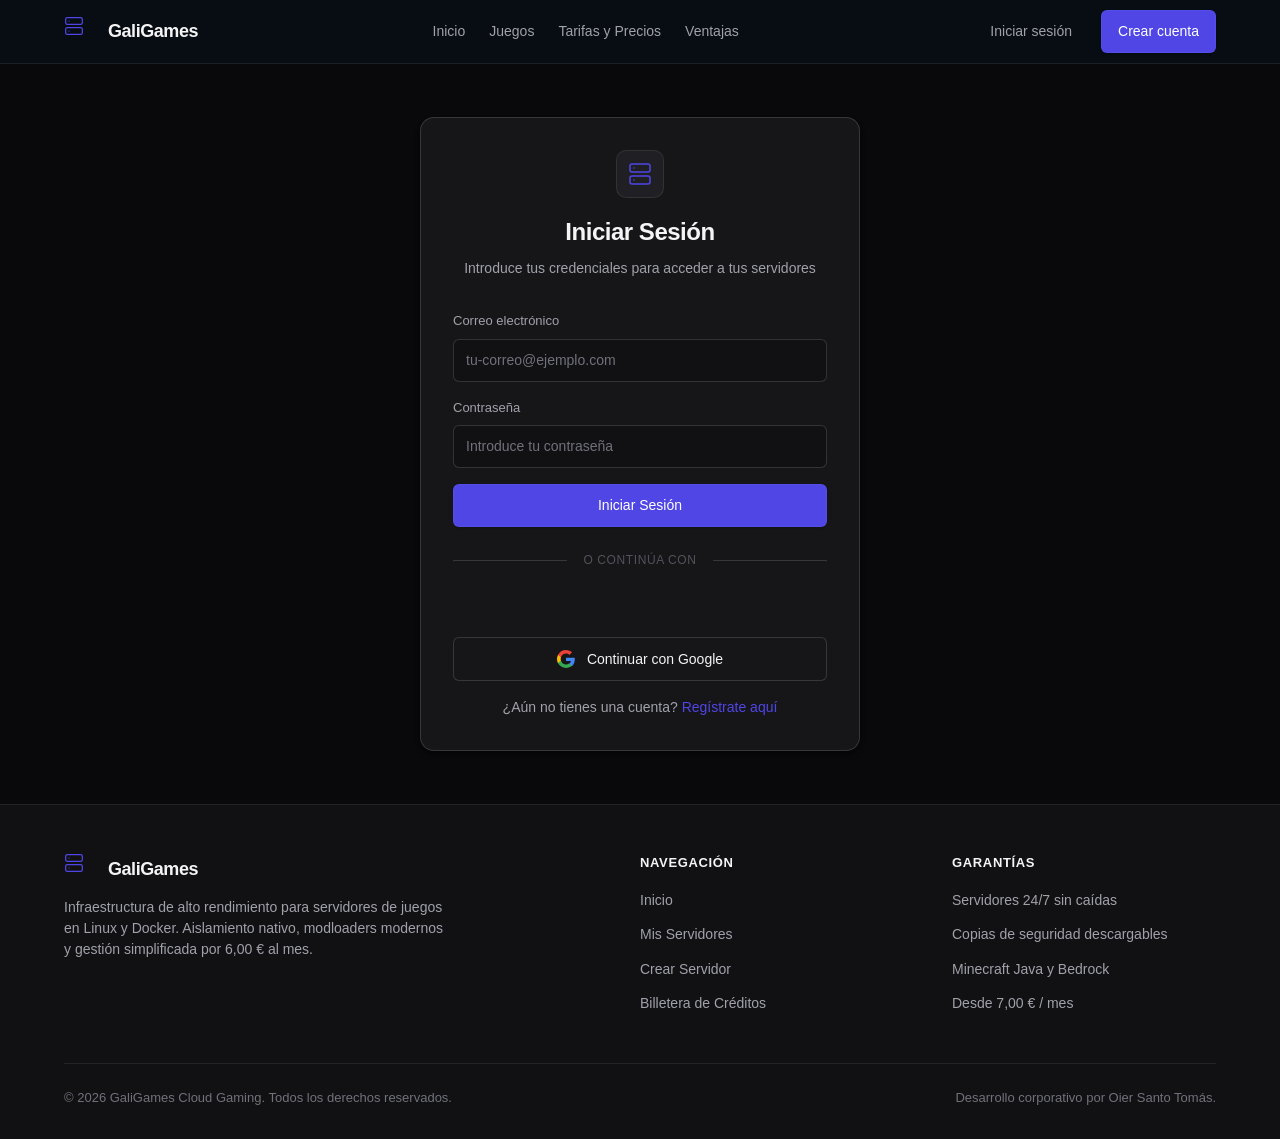
<file: html/servidores/crear.html>
<!DOCTYPE html>
<html lang="es">
<head>
  <meta charset="UTF-8">
  <meta name="viewport" content="width=device-width, initial-scale=1.0">
  <title>Desplegar Servidor - GaliGames</title>
  <meta name="description" content="Configuración rápida y despliegue inmediato de servidores dedicados de Minecraft.">

  <!-- Hojas de estilo estructuradas -->
  <link rel="stylesheet" href="../../css/comun/variables.css">
  <link rel="stylesheet" href="../../css/comun/normalizacion.css">
  <link rel="stylesheet" href="../../css/comun/componentes.css">
  <link rel="stylesheet" href="../../css/comun/cabecera.css">
  <link rel="stylesheet" href="../../css/comun/pie-pagina.css">
  <link rel="stylesheet" href="../../css/servidores/crear.css">

  <!-- Script modular -->
  <script type="module" src="../../js/servidores/crear.js" defer></script>
</head>
<body>
  <!-- Cabecera Institucional Global -->
  <header id="cabecera-principal"></header>

  <main>
    <section class="crear-seccion">
      <div class="contenedor crear-contenedor-flujo">
        <div class="crear-cabecera">
          <h1 class="crear-titulo">Crear Nuevo Servidor</h1>
          <p class="crear-subtitulo">Tu servidor de Minecraft listo en segundos para que juegues con tus amigos sin complicaciones.</p>
        </div>

        <form id="formulario-crear-servidor" class="crear-formulario-card" novalidate>
          <!-- 1. Selección de Juego -->
          <div class="crear-bloque-grupo">
            <h2 class="crear-bloque-titulo">1. Juego</h2>
            <div class="crear-juegos-selector">
              <div class="tarjeta-juego-despliegue seleccionada" tabindex="0">
                <div class="tarjeta-juego-cabecera">
                  <div class="tarjeta-juego-icono">
                    <svg xmlns="http://www.w3.org/2000/svg" width="24" height="24" viewBox="0 0 24 24" fill="none" stroke="currentColor" stroke-width="1.5" stroke-linecap="round" stroke-linejoin="round" aria-hidden="true"><rect x="3" y="3" width="18" height="18" rx="2"/><path d="M3 9h18"/><path d="M9 21V9"/></svg>
                  </div>
                  <span class="insignia insignia-exito">Listo para usar</span>
                </div>
                <div class="tarjeta-juego-cuerpo">
                  <h3 class="tarjeta-juego-nombre">Minecraft</h3>
                  <p class="tarjeta-juego-desc">Para jugar desde ordenador (Java) o desde móviles y consolas (Bedrock). Compatible con mods y plugins.</p>
                </div>
              </div>
            </div>
          </div>

          <!-- 2. Identificación y Red Escalable -->
          <div class="crear-bloque-grupo">
            <h2 class="crear-bloque-titulo">2. Nombre y Dirección</h2>
            <div class="crear-dos-columnas">
              <div class="grupo-campo">
                <label for="campo-nombre-servidor" class="etiqueta">Nombre de tu servidor</label>
                <input type="text" id="campo-nombre-servidor" class="campo-texto" placeholder="Ej. Servidor con Amigos" value="Mi Servidor Minecraft" required>
                <span class="campo-ayuda">El nombre que verás en tu lista de servidores.</span>
              </div>

              <div class="grupo-campo">
                <label for="campo-subdominio" class="etiqueta">Dirección para entrar</label>
                <div class="campo-subdominio-envoltorio">
                  <input type="text" id="campo-subdominio" class="campo-texto campo-subdominio-input" placeholder="mi-servidor" value="mi-partida" required pattern="^[a-z0-9-]+$">
                  <span class="subdominio-sufijo">.galigames.net</span>
                </div>
                <span class="campo-ayuda">La dirección que le pasarás a tus amigos para entrar al juego.</span>
              </div>
            </div>
          </div>

          <!-- 3. Selección de Tarifa / Plan -->
          <div class="crear-bloque-grupo">
            <h2 class="crear-bloque-titulo">3. Elige tu Plan</h2>
            <div class="rejilla-planes-crear">
              <!-- Plan 4GB (7€) -->
              <div class="tarjeta-plan-crear seleccionada" data-plan="4gb" data-precio="7.00" data-ram="4096" tabindex="0">
                <div class="tarjeta-plan-cabecera">
                  <div class="tarjeta-plan-icono">
                    <svg xmlns="http://www.w3.org/2000/svg" width="22" height="22" viewBox="0 0 24 24" fill="none" stroke="currentColor" stroke-width="1.5" stroke-linecap="round" stroke-linejoin="round" aria-hidden="true"><rect x="2" y="2" width="20" height="8" rx="2"/><rect x="2" y="14" width="20" height="8" rx="2"/><line x1="6" x2="6.01" y1="6" y2="6"/><line x1="6" x2="6.01" y1="18" y2="18"/></svg>
                  </div>
                  <span class="insignia insignia-exito">Recomendado</span>
                </div>
                <h3 class="tarjeta-plan-titulo">Plan Amigos</h3>
                <div class="tarjeta-plan-precio">
                  <span class="plan-precio-cifra">7,00 €</span>
                  <span class="plan-precio-periodo">/ mes</span>
                </div>
                <ul class="tarjeta-plan-caracteristicas">
                  <li>
                    <svg xmlns="http://www.w3.org/2000/svg" width="16" height="16" viewBox="0 0 24 24" fill="none" stroke="currentColor" stroke-width="2" stroke-linecap="round" stroke-linejoin="round" aria-hidden="true"><polyline points="20 6 9 17 4 12"/></svg>
                    <span><strong>4 GB RAM</strong></span>
                  </li>
                  <li>
                    <svg xmlns="http://www.w3.org/2000/svg" width="16" height="16" viewBox="0 0 24 24" fill="none" stroke="currentColor" stroke-width="2" stroke-linecap="round" stroke-linejoin="round" aria-hidden="true"><polyline points="20 6 9 17 4 12"/></svg>
                    <span><strong>20 GB</strong> Espacio en Disco</span>
                  </li>
                  <li>
                    <svg xmlns="http://www.w3.org/2000/svg" width="16" height="16" viewBox="0 0 24 24" fill="none" stroke="currentColor" stroke-width="2" stroke-linecap="round" stroke-linejoin="round" aria-hidden="true"><polyline points="20 6 9 17 4 12"/></svg>
                    <span>Mods y Plugins sin restricciones</span>
                  </li>
                  <li>
                    <svg xmlns="http://www.w3.org/2000/svg" width="16" height="16" viewBox="0 0 24 24" fill="none" stroke="currentColor" stroke-width="2" stroke-linecap="round" stroke-linejoin="round" aria-hidden="true"><polyline points="20 6 9 17 4 12"/></svg>
                    <span>Hasta 20 jugadores activos</span>
                  </li>
                </ul>
              </div>

              <!-- Plan 6GB (9€) -->
              <div class="tarjeta-plan-crear" data-plan="6gb" data-precio="9.00" data-ram="6144" tabindex="0">
                <div class="tarjeta-plan-cabecera">
                  <div class="tarjeta-plan-icono">
                    <svg xmlns="http://www.w3.org/2000/svg" width="22" height="22" viewBox="0 0 24 24" fill="none" stroke="currentColor" stroke-width="1.5" stroke-linecap="round" stroke-linejoin="round" aria-hidden="true"><polygon points="13 2 3 14 12 14 11 22 21 10 12 10 13 2"/></svg>
                  </div>
                  <span class="insignia insignia-primaria">Más Potencia</span>
                </div>
                <h3 class="tarjeta-plan-titulo">Plan Pro</h3>
                <div class="tarjeta-plan-precio">
                  <span class="plan-precio-cifra">9,00 €</span>
                  <span class="plan-precio-periodo">/ mes</span>
                </div>
                <ul class="tarjeta-plan-caracteristicas">
                  <li>
                    <svg xmlns="http://www.w3.org/2000/svg" width="16" height="16" viewBox="0 0 24 24" fill="none" stroke="currentColor" stroke-width="2" stroke-linecap="round" stroke-linejoin="round" aria-hidden="true"><polyline points="20 6 9 17 4 12"/></svg>
                    <span><strong>6 GB RAM</strong></span>
                  </li>
                  <li>
                    <svg xmlns="http://www.w3.org/2000/svg" width="16" height="16" viewBox="0 0 24 24" fill="none" stroke="currentColor" stroke-width="2" stroke-linecap="round" stroke-linejoin="round" aria-hidden="true"><polyline points="20 6 9 17 4 12"/></svg>
                    <span><strong>40 GB</strong> Espacio en Disco</span>
                  </li>
                  <li>
                    <svg xmlns="http://www.w3.org/2000/svg" width="16" height="16" viewBox="0 0 24 24" fill="none" stroke="currentColor" stroke-width="2" stroke-linecap="round" stroke-linejoin="round" aria-hidden="true"><polyline points="20 6 9 17 4 12"/></svg>
                    <span>Fluidez máxima para muchos amigos y mods</span>
                  </li>
                  <li>
                    <svg xmlns="http://www.w3.org/2000/svg" width="16" height="16" viewBox="0 0 24 24" fill="none" stroke="currentColor" stroke-width="2" stroke-linecap="round" stroke-linejoin="round" aria-hidden="true"><polyline points="20 6 9 17 4 12"/></svg>
                    <span>Sin límite de jugadores</span>
                  </li>
                </ul>
              </div>
            </div>
          </div>

          <!-- 4. Aviso Informativo: Todo listo desde el inicio -->
          <div class="aviso-ajustes-centralizados">
            <div class="aviso-icono-envoltorio">
              <svg xmlns="http://www.w3.org/2000/svg" width="20" height="20" viewBox="0 0 24 24" fill="none" stroke="currentColor" stroke-width="1.5" stroke-linecap="round" stroke-linejoin="round" aria-hidden="true"><circle cx="12" cy="12" r="3"/><path d="M19.4 15a1.65 1.65 0 0 0 .33 1.82l.06.06a2 2 0 0 1 0 2.83 2 2 0 0 1-2.83 0l-.06-.06a1.65 1.65 0 0 0-1.82-.33 1.65 1.65 0 0 0-1 1.51V21a2 2 0 0 1-2 2 2 2 0 0 1-2-2v-.09A1.65 1.65 0 0 0 9 19.4a1.65 1.65 0 0 0-1.82.33l-.06.06a2 2 0 0 1-2.83 0 2 2 0 0 1 0-2.83l.06-.06a1.65 1.65 0 0 0 .33-1.82 1.65 1.65 0 0 0-1.51-1H3a2 2 0 0 1-2-2 2 2 0 0 1 2-2h.09A1.65 1.65 0 0 0 4.6 9a1.65 1.65 0 0 0-.33-1.82l-.06-.06a2 2 0 0 1 0-2.83 2 2 0 0 1 2.83 0l.06.06a1.65 1.65 0 0 0 1.82.33H9a1.65 1.65 0 0 0 1-1.51V3a2 2 0 0 1 2-2 2 2 0 0 1 2 2v.09a1.65 1.65 0 0 0 1 1.51 1.65 1.65 0 0 0 1.82-.33l.06-.06a2 2 0 0 1 2.83 0 2 2 0 0 1 0 2.83l-.06.06a1.65 1.65 0 0 0-.33 1.82V9a1.65 1.65 0 0 0 1.51 1H21a2 2 0 0 1 2 2 2 2 0 0 1-2 2h-.09a1.65 1.65 0 0 0-1.51 1z"/></svg>
            </div>
            <div>
              <h3 class="aviso-titulo">Todo listo para jugar desde el primer minuto</h3>
              <p class="aviso-texto">
                Tu servidor se creará listo para entrar. Además, podrás cambiar la versión de Minecraft o añadir mods cuando quieras desde los ajustes del servidor con un solo clic.
              </p>
            </div>
          </div>

          <!-- 5. Resumen de Saldo y Facturación -->
          <div class="resumen-facturacion-tarjeta">
            <div class="resumen-fila">
              <span>Juego predeterminado:</span>
              <strong>Minecraft (PaperMC / Java)</strong>
            </div>
            <div class="resumen-fila">
              <span>Plan Seleccionado:</span>
              <strong id="resumen-plan-nombre">Plan Amigos (4 GB RAM)</strong>
            </div>
            <div class="resumen-fila">
              <span>Dirección prevista:</span>
              <strong id="resumen-subdominio-texto">mi-partida.galigames.net</strong>
            </div>
            <div class="resumen-fila">
              <span>Tu saldo disponible:</span>
              <strong id="resumen-saldo-actual">0,00 €</strong>
            </div>
            <div class="resumen-fila">
              <span class="resumen-total">Total cuota mensual:</span>
              <span class="resumen-total" id="resumen-total-pagar">7,00 € / mes</span>
            </div>
          </div>

          <!-- Caja de Saldo Insuficiente -->
          <div id="caja-aviso-saldo" class="alerta-mensaje alerta-aviso" hidden>
            <div>
              <strong>Saldo insuficiente para activar el servidor.</strong>
              <p>Tu saldo actual no cubre la primera cuota mensual. Puedes pulsar el botón inferior para recargar saldo de prueba de forma instantánea.</p>
              <button type="button" id="btn-recarga-rapida-prueba" class="boton boton-primario boton-espacio-superior">
                Recargar Saldo de Prueba Ahora
              </button>
            </div>
          </div>

          <div id="caja-error-crear" class="alerta-mensaje alerta-peligro" hidden></div>

          <div class="crear-acciones-flujo">
            <a href="../../html/servidores/panel.html" class="boton boton-secundario">Cancelar</a>
            <button type="submit" id="btn-desplegar-servidor" class="boton boton-primario boton-grande">
              <svg xmlns="http://www.w3.org/2000/svg" width="18" height="18" viewBox="0 0 24 24" fill="none" stroke="currentColor" stroke-width="2" stroke-linecap="round" stroke-linejoin="round" aria-hidden="true"><circle cx="12" cy="12" r="10"/><polygon points="10 8 16 12 10 16 10 8"/></svg>
              <span id="texto-btn-desplegar">Desplegar Servidor (7,00 €/mes)</span>
            </button>
          </div>
        </form>
      </div>
    </section>
  </main>

  <!-- Pie de Página Institucional Global -->
  <footer id="pie-principal"></footer>
</body>
</html>
</file>
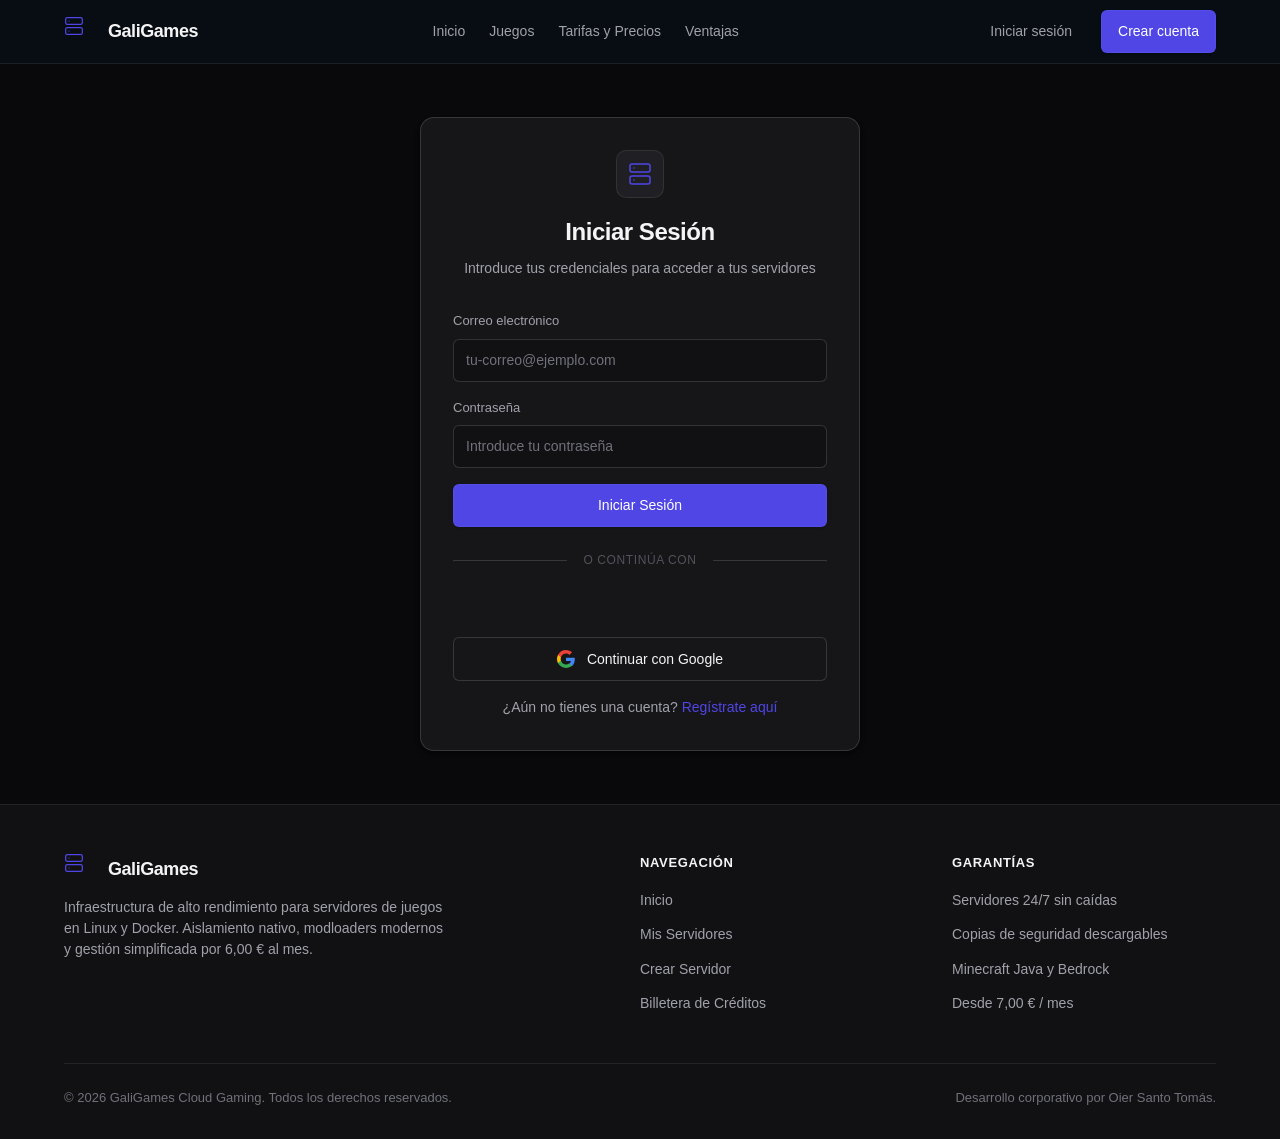
<file: html/servidores/panel.html>
<!DOCTYPE html>
<html lang="es">
<head>
  <meta charset="UTF-8">
  <meta name="viewport" content="width=device-width, initial-scale=1.0">
  <title>Mis Servidores - GaliGames</title>
  <meta name="description" content="Gestiona y supervisa tus servidores de Minecraft en GaliGames.">

  <!-- Hojas de estilo estructuradas -->
  <link rel="stylesheet" href="../../css/comun/variables.css">
  <link rel="stylesheet" href="../../css/comun/normalizacion.css">
  <link rel="stylesheet" href="../../css/comun/componentes.css">
  <link rel="stylesheet" href="../../css/comun/cabecera.css">
  <link rel="stylesheet" href="../../css/comun/pie-pagina.css">
  <link rel="stylesheet" href="../../css/servidores/panel.css">

  <!-- Script modular -->
  <script type="module" src="../../js/servidores/panel.js" defer></script>
</head>
<body>
  <!-- Cabecera Institucional Global -->
  <header id="cabecera-principal"></header>

  <main>
    <section class="panel-seccion">
      <div class="contenedor">
        <!-- Encabezado del Panel -->
        <div class="panel-cabecera">
          <div class="panel-titulo-bloque">
            <h1 class="panel-titulo">Mis Servidores</h1>
            <p class="panel-subtitulo">Supervisa tus partidas activas, enciende tus mundos y comparte la IP con tus amigos</p>
          </div>

          <div>
            <a href="../../html/servidores/crear.html" class="boton boton-primario">
              <svg xmlns="http://www.w3.org/2000/svg" width="18" height="18" viewBox="0 0 24 24" fill="none" stroke="currentColor" stroke-width="2" stroke-linecap="round" stroke-linejoin="round"><line x1="12" x2="12" y1="5" y2="19"/><line x1="5" x2="19" y1="12" y2="12"/></svg>
              <span>Crear Nuevo Servidor</span>
            </a>
          </div>
        </div>

        <!-- Tarjetas de Estadísticas Globales (Overview) -->
        <div class="resumen-estadisticas-rejilla">
          <div class="tarjeta-estadistica">
            <div class="tarjeta-estadistica-icono">
              <svg xmlns="http://www.w3.org/2000/svg" width="22" height="22" viewBox="0 0 24 24" fill="none" stroke="currentColor" stroke-width="1.5" stroke-linecap="round" stroke-linejoin="round"><rect width="20" height="8" x="2" y="2" rx="2" ry="2"/><rect width="20" height="8" x="2" y="14" rx="2" ry="2"/><line x1="6" x2="6.01" y1="6" y2="6"/><line x1="6" x2="6.01" y1="18" y2="18"/></svg>
            </div>
            <div>
              <span class="tarjeta-estadistica-etiqueta">Servidores Activos</span>
              <div class="tarjeta-estadistica-valor" id="stat-total-servidores">0</div>
            </div>
          </div>

          <div class="tarjeta-estadistica">
            <div class="tarjeta-estadistica-icono">
              <svg xmlns="http://www.w3.org/2000/svg" width="22" height="22" viewBox="0 0 24 24" fill="none" stroke="currentColor" stroke-width="1.5" stroke-linecap="round" stroke-linejoin="round"><circle cx="12" cy="12" r="8"/><line x1="12" x2="12" y1="8" y2="16"/><line x1="8" x2="16" y1="12" y2="12"/></svg>
            </div>
            <div>
              <span class="tarjeta-estadistica-etiqueta">Saldo Disponible</span>
              <div class="tarjeta-estadistica-valor" id="stat-saldo-disponible">0,00 €</div>
            </div>
          </div>

          <div class="tarjeta-estadistica">
            <div class="tarjeta-estadistica-icono">
              <svg xmlns="http://www.w3.org/2000/svg" width="22" height="22" viewBox="0 0 24 24" fill="none" stroke="currentColor" stroke-width="1.5" stroke-linecap="round" stroke-linejoin="round"><polygon points="13 2 3 14 12 14 11 22 21 10 12 10 13 2"/></svg>
            </div>
            <div>
              <span class="tarjeta-estadistica-etiqueta">RAM Total Asignada</span>
              <div class="tarjeta-estadistica-valor" id="stat-ram-total">0 GB</div>
            </div>
          </div>
        </div>

        <!-- Listado dinámico de servidores -->
        <div id="contenedor-servidores" class="servidores-rejilla">
          <div class="estado-vacio">
            <div class="estado-vacio-icono">
              <svg xmlns="http://www.w3.org/2000/svg" width="32" height="32" viewBox="0 0 24 24" fill="none" stroke="currentColor" stroke-width="1.5" stroke-linecap="round" stroke-linejoin="round"><circle cx="12" cy="12" r="10"/><path d="M12 6v6l4 2"/></svg>
            </div>
            <h2 class="estado-vacio-titulo">Cargando servidores...</h2>
            <p class="estado-vacio-texto">Obteniendo tus instancias de juego en tiempo real.</p>
          </div>
        </div>
      </div>
    </section>
  </main>

  <!-- Modal Confirmación de Eliminación -->
  <div id="modal-eliminar" class="modal-fondo" role="dialog" aria-modal="true" aria-labelledby="modal-eliminar-titulo" hidden>
    <div class="modal-caja">
      <div class="modal-cabecera">
        <h2 id="modal-eliminar-titulo" class="modal-titulo">¿Eliminar servidor?</h2>
      </div>
      <div class="modal-cuerpo">
        <p class="texto-ayuda">
          Esta acción borrará el servidor y su mundo definitivamente. Si tienes partidas que quieras conservar, descárgalas antes de proceder.
        </p>
      </div>
      <div class="modal-pie">
        <button type="button" id="btn-cancelar-eliminar" class="boton boton-secundario">Cancelar</button>
        <button type="button" id="btn-confirmar-eliminar" class="boton boton-peligro">Eliminar Definitivamente</button>
      </div>
    </div>
  </div>

  <!-- Pie de Página Institucional Global -->
  <footer id="pie-principal"></footer>
</body>
</html>
</file>
<file: css/comun/variables.css>
:root {
  /* Escala Cromática Neutra (Charcoal, Zinc & Slate Enterprise - Cero verde de fondo) */
  --color-fondo-base: #09090b;       /* Zinc 950: Fondo base neutro profundo y sobrio */
  --color-fondo-superficie: #111114; /* Superficie secundaria profunda */
  --color-fondo-tarjeta: #161619;    /* Paneles principales y tarjetas integradas */
  --color-fondo-elevado: #202024;    /* Elementos interactivos, chips y hover */
  --color-fondo-sutil: #131316;      /* Alternancia suave de filas */

  /* Bordes y Líneas Divisoras (Líneas finas de 1px matemáticas y sutiles) */
  --color-borde-tenue: rgba(255, 255, 255, 0.08);
  --color-borde-medio: rgba(255, 255, 255, 0.14);
  --color-borde-foco: #6366f1;

  /* Escala Tipográfica Neutra de Alta Legibilidad y Contraste */
  --color-texto-principal: #f4f4f5;  /* Blanco zinc nítido */
  --color-texto-secundario: #a1a1aa;  /* Gris medio de alta legibilidad */
  --color-texto-atenuado: #71717a;    /* Gris secundario tenue */
  --color-texto-terciario: #52525b;   /* Gris de soporte sutil */
  --color-texto-inverso: #09090b;

  /* Acento Institucional Índigo Zafiro (Sobrio, Moderno, Cero Neón) */
  --color-acento-primario: #4f46e5;
  --color-acento-hover: #4338ca;
  --color-acento-activo: #3730a3;
  --color-acento-superficie: rgba(99, 102, 241, 0.1);
  --color-acento-borde: rgba(99, 102, 241, 0.25);

  /* Paleta Pastel Sofisticada (Para badges, estados, chips e indicadores de motor) */
  --color-pastel-azul: #93c5fd;
  --color-pastel-azul-fondo: rgba(59, 130, 246, 0.1);
  --color-pastel-azul-borde: rgba(59, 130, 246, 0.22);

  --color-pastel-violeta: #c4b5fd;
  --color-pastel-violeta-fondo: rgba(139, 92, 246, 0.1);
  --color-pastel-violeta-borde: rgba(139, 92, 246, 0.22);

  --color-pastel-rosa: #f472b6;
  --color-pastel-rosa-fondo: rgba(236, 72, 153, 0.1);
  --color-pastel-rosa-borde: rgba(236, 72, 153, 0.22);

  --color-pastel-ambar: #fcd34d;
  --color-pastel-ambar-fondo: rgba(245, 158, 11, 0.1);
  --color-pastel-ambar-borde: rgba(245, 158, 11, 0.22);

  --color-pastel-verde: #86efac;
  --color-pastel-verde-fondo: rgba(34, 197, 94, 0.1);
  --color-pastel-verde-borde: rgba(34, 197, 94, 0.22);

  --color-pastel-gris: #d4d4d8;
  --color-pastel-gris-fondo: rgba(255, 255, 255, 0.05);
  --color-pastel-gris-borde: rgba(255, 255, 255, 0.12);

  /* Estados Funcionales Sobrios */
  --color-exito: #10b981;
  --color-exito-fondo: rgba(16, 185, 129, 0.1);
  --color-exito-borde: rgba(16, 185, 129, 0.22);

  --color-alerta: #f59e0b;
  --color-alerta-fondo: rgba(245, 158, 11, 0.1);
  --color-alerta-borde: rgba(245, 158, 11, 0.22);

  --color-peligro: #ef4444;
  --color-peligro-fondo: rgba(239, 68, 68, 0.1);
  --color-peligro-borde: rgba(239, 68, 68, 0.22);

  /* Tipografía */
  --fuente-principal: -apple-system, BlinkMacSystemFont, "Segoe UI", Roboto, "Helvetica Neue", Arial, sans-serif;
  --fuente-codigo: "JetBrains Mono", Menlo, Monaco, Consolas, "Liberation Mono", monospace;

  /* Escala de Espaciado (Múltiplos de 4px y 8px con pasos intermedios consistentes) */
  --espacio-4: 4px;
  --espacio-6: 6px;
  --espacio-8: 8px;
  --espacio-12: 12px;
  --espacio-16: 16px;
  --espacio-20: 20px;
  --espacio-24: 24px;
  --espacio-28: 28px;
  --espacio-32: 32px;
  --espacio-40: 40px;
  --espacio-48: 48px;
  --espacio-64: 64px;
  --espacio-80: 80px;

  /* Radios de Borde */
  --radio-sm: 4px;
  --radio-md: 6px;
  --radio-lg: 10px;
  --radio-xl: 14px;
  --radio-completo: 9999px;

  /* Sombras Sutiles de Oclusión Ambiental (Cero Neón) */
  --sombra-sm: 0 1px 2px 0 rgba(0, 0, 0, 0.35);
  --sombra-md: 0 4px 6px -1px rgba(0, 0, 0, 0.4), 0 2px 4px -2px rgba(0, 0, 0, 0.3);
  --sombra-lg: 0 10px 15px -3px rgba(0, 0, 0, 0.5), 0 4px 6px -4px rgba(0, 0, 0, 0.4);

  /* Transiciones */
  --transicion-rapida: 150ms cubic-bezier(0.4, 0, 0.2, 1);
  --transicion-normal: 250ms cubic-bezier(0.4, 0, 0.2, 1);
}
</file>
<file: css/comun/normalizacion.css>
*,
*::before,
*::after {
  box-sizing: border-box;
  margin: 0;
  padding: 0;
}

html {
  font-size: 16px;
  scroll-behavior: smooth;
  -webkit-text-size-adjust: 100%;
}

body {
  min-height: 100vh;
  background-color: var(--color-fondo-base);
  color: var(--color-texto-principal);
  font-family: var(--fuente-principal);
  font-size: 0.9375rem;
  line-height: 1.5;
  -webkit-font-smoothing: antialiased;
  -moz-osx-font-smoothing: grayscale;
  display: flex;
  flex-direction: column;
}

main {
  flex: 1;
}

img,
svg {
  display: block;
  max-width: 100%;
}

a {
  color: inherit;
  text-decoration: none;
  transition: color var(--transicion-rapida);
}

button,
input,
optgroup,
select,
textarea {
  font: inherit;
  color: inherit;
  border: none;
  background: none;
}

button {
  cursor: pointer;
}

ul,
ol {
  list-style: none;
}

table {
  border-collapse: collapse;
  width: 100%;
}

/* Indicadores de foco accesibles */
:focus-visible {
  outline: 2px solid var(--color-borde-foco);
  outline-offset: 2px;
}

/* Ocultación estricta de elementos con atributo hidden */
[hidden] {
  display: none !important;
}

/* Contenedor estándar con respiro perimetral */
.contenedor {
  width: 100%;
  max-width: 1200px;
  margin-left: auto;
  margin-right: auto;
  padding-left: var(--espacio-24);
  padding-right: var(--espacio-24);
}
</file>
<file: css/comun/componentes.css>
/* ==========================================================================
   Botones Enterprise
   ========================================================================== */
.boton {
  display: inline-flex;
  align-items: center;
  justify-content: center;
  gap: var(--espacio-8);
  padding: 10px var(--espacio-16);
  font-size: 0.875rem;
  font-weight: 500;
  border-radius: var(--radio-md);
  border: 1px solid transparent;
  transition: background-color var(--transicion-rapida),
              border-color var(--transicion-rapida),
              color var(--transicion-rapida),
              box-shadow var(--transicion-rapida),
              transform var(--transicion-rapida);
  white-space: nowrap;
  user-select: none;
}

.boton:disabled {
  opacity: 0.5;
  cursor: not-allowed;
  pointer-events: none;
}

.boton-primario {
  background-color: var(--color-acento-primario);
  color: #ffffff;
  border-color: var(--color-acento-borde);
  box-shadow: 0 1px 2px 0 rgba(0, 0, 0, 0.2);
}

.boton-primario:hover {
  background-color: var(--color-acento-hover);
}

.boton-primario:active {
  background-color: var(--color-acento-activo);
}

.boton-secundario {
  background-color: var(--color-fondo-elevado);
  color: var(--color-texto-principal);
  border-color: var(--color-borde-medio);
}

.boton-secundario:hover {
  background-color: var(--color-fondo-tarjeta);
  border-color: var(--color-borde-foco);
}

.boton-fantasma {
  background-color: transparent;
  color: var(--color-texto-secundario);
  border-color: transparent;
}

.boton-fantasma:hover {
  background-color: var(--color-fondo-elevado);
  color: var(--color-texto-principal);
}

.boton-peligro {
  background-color: var(--color-peligro-fondo);
  color: var(--color-peligro);
  border-color: var(--color-peligro-borde);
}

.boton-peligro:hover {
  background-color: var(--color-peligro);
  color: #ffffff;
}

.boton-google {
  background-color: var(--color-fondo-tarjeta);
  color: var(--color-texto-principal);
  border: 1px solid var(--color-borde-medio);
  font-weight: 500;
  display: flex;
  align-items: center;
  justify-content: center;
  gap: var(--espacio-12);
  width: 100%;
  height: 44px;
  padding: 0 var(--espacio-16);
  border-radius: var(--radio-md);
  margin-top: var(--espacio-8);
  margin-bottom: var(--espacio-8);
  transition: background-color var(--transicion-rapida), border-color var(--transicion-rapida), box-shadow var(--transicion-rapida);
}

.boton-google:hover {
  background-color: var(--color-fondo-elevado);
  border-color: var(--color-borde-foco);
  box-shadow: var(--sombra-sm);
}

.contenedor-google-oficial {
  width: 100%;
  display: flex;
  justify-content: center;
  align-items: center;
  min-height: 44px;
  margin-top: var(--espacio-8);
  margin-bottom: var(--espacio-8);
}

.contenedor-google-oficial iframe {
  margin: 0 auto !important;
}

.separador-o {
  display: flex;
  align-items: center;
  gap: var(--espacio-16);
  margin-top: var(--espacio-24);
  margin-bottom: var(--espacio-16);
}

.separador-o-linea {
  flex: 1;
  height: 1px;
  background-color: var(--color-borde-medio);
}

.separador-o-texto {
  font-size: 0.75rem;
  text-transform: uppercase;
  letter-spacing: 0.05em;
  color: var(--color-texto-terciario);
  font-weight: 500;
  white-space: nowrap;
}

.oculto {
  display: none !important;
}

.boton-grande {
  padding: 14px var(--espacio-24);
  font-size: 1rem;
  font-weight: 600;
  border-radius: var(--radio-lg);
}

.boton-completo {
  width: 100%;
}

/* ==========================================================================
   Tarjetas de Contenido
   ========================================================================== */
.tarjeta {
  background-color: var(--color-fondo-tarjeta);
  border: 1px solid var(--color-borde-tenue);
  border-radius: var(--radio-lg);
  padding: var(--espacio-24);
  box-shadow: var(--sombra-sm);
  transition: border-color var(--transicion-rapida), box-shadow var(--transicion-rapida);
}

.tarjeta-interactiva {
  cursor: pointer;
  user-select: none;
}

.tarjeta-interactiva:hover {
  border-color: var(--color-borde-medio);
  background-color: var(--color-fondo-elevado);
}

.tarjeta-interactiva.activa,
.tarjeta-seleccionada {
  border-color: var(--color-acento-primario);
  background-color: var(--color-acento-superficie);
}

/* ==========================================================================
   Insignias de Estado (Badges)
   ========================================================================== */
.insignia {
  display: inline-flex;
  align-items: center;
  gap: var(--espacio-4);
  padding: 2px var(--espacio-8);
  font-size: 0.75rem;
  font-weight: 600;
  border-radius: var(--radio-completo);
  border: 1px solid var(--color-borde-tenue);
  background-color: var(--color-fondo-elevado);
  color: var(--color-texto-secundario);
}

.insignia-punto {
  width: 6px;
  height: 6px;
  border-radius: 50%;
  background-color: currentColor;
}

.insignia-exito {
  background-color: var(--color-exito-fondo);
  border-color: var(--color-exito-borde);
  color: var(--color-exito);
}

.insignia-alerta {
  background-color: var(--color-alerta-fondo);
  border-color: var(--color-alerta-borde);
  color: var(--color-alerta);
}

.insignia-peligro {
  background-color: var(--color-peligro-fondo);
  border-color: var(--color-peligro-borde);
  color: var(--color-peligro);
}

.insignia-primaria {
  background-color: var(--color-acento-superficie);
  border-color: var(--color-acento-borde);
  color: var(--color-acento-primario);
}

.insignia-pastel-azul {
  background-color: var(--color-pastel-azul-fondo);
  border-color: var(--color-pastel-azul-borde);
  color: var(--color-pastel-azul);
}

.insignia-pastel-violeta {
  background-color: var(--color-pastel-violeta-fondo);
  border-color: var(--color-pastel-violeta-borde);
  color: var(--color-pastel-violeta);
}

.insignia-pastel-rosa {
  background-color: var(--color-pastel-rosa-fondo);
  border-color: var(--color-pastel-rosa-borde);
  color: var(--color-pastel-rosa);
}

.insignia-pastel-ambar {
  background-color: var(--color-pastel-ambar-fondo);
  border-color: var(--color-pastel-ambar-borde);
  color: var(--color-pastel-ambar);
}

.insignia-pastel-verde {
  background-color: var(--color-pastel-verde-fondo);
  border-color: var(--color-pastel-verde-borde);
  color: var(--color-pastel-verde);
}

.insignia-pastel-gris {
  background-color: var(--color-pastel-gris-fondo);
  border-color: var(--color-pastel-gris-borde);
  color: var(--color-pastel-gris);
}

/* ==========================================================================
   Formularios y Controles
   ========================================================================== */
.grupo-campo {
  display: flex;
  flex-direction: column;
  gap: var(--espacio-8);
  margin-bottom: var(--espacio-16);
}

.etiqueta {
  font-size: 0.8125rem;
  font-weight: 500;
  color: var(--color-texto-secundario);
}

.campo-texto,
.campo-seleccion,
.campo-area {
  background-color: var(--color-fondo-superficie);
  border: 1px solid var(--color-borde-medio);
  border-radius: var(--radio-md);
  padding: 10px var(--espacio-12);
  color: var(--color-texto-principal);
  font-size: 0.875rem;
  transition: border-color var(--transicion-rapida), box-shadow var(--transicion-rapida);
}

.campo-texto:focus,
.campo-seleccion:focus,
.campo-area:focus {
  border-color: var(--color-acento-primario);
  outline: none;
  box-shadow: 0 0 0 3px var(--color-acento-superficie);
}

.campo-texto::placeholder,
.campo-area::placeholder {
  color: var(--color-texto-atenuado);
}

.texto-ayuda {
  font-size: 0.75rem;
  color: var(--color-texto-atenuado);
}

.alerta-mensaje {
  display: flex;
  align-items: flex-start;
  gap: var(--espacio-12);
  padding: var(--espacio-12) var(--espacio-16);
  border-radius: var(--radio-md);
  font-size: 0.875rem;
  margin-bottom: var(--espacio-16);
}

.alerta-mensaje[hidden],
.alerta-mensaje:empty {
  display: none !important;
}

.alerta-peligro {
  background-color: var(--color-peligro-fondo);
  border: 1px solid var(--color-peligro-borde);
  color: var(--color-peligro);
}

.alerta-exito {
  background-color: var(--color-exito-fondo);
  border: 1px solid var(--color-exito-borde);
  color: var(--color-exito);
}

.alerta-aviso {
  background-color: var(--color-alerta-fondo);
  border: 1px solid var(--color-alerta-borde);
  color: var(--color-alerta);
}

/* ==========================================================================
   Modales Dialog
   ========================================================================== */
.modal-fondo {
  position: fixed;
  inset: 0;
  background-color: rgba(0, 0, 0, 0.75);
  backdrop-filter: blur(4px);
  display: flex;
  align-items: center;
  justify-content: center;
  padding: var(--espacio-16);
  z-index: 1000;
  opacity: 0;
  visibility: hidden;
  transition: opacity var(--transicion-normal), visibility var(--transicion-normal);
}

.modal-fondo.abierto {
  opacity: 1;
  visibility: visible;
}

.modal-caja {
  background-color: var(--color-fondo-tarjeta);
  border: 1px solid var(--color-borde-medio);
  border-radius: var(--radio-xl);
  width: 100%;
  max-width: 520px;
  box-shadow: var(--sombra-lg);
  overflow: hidden;
  transform: translateY(12px) scale(0.98);
  transition: transform var(--transicion-normal);
}

.modal-fondo.abierto .modal-caja {
  transform: translateY(0) scale(1);
}

.modal-cabecera {
  display: flex;
  align-items: center;
  justify-content: space-between;
  padding: var(--espacio-16) var(--espacio-24);
  border-bottom: 1px solid var(--color-borde-tenue);
}

.modal-titulo {
  font-size: 1.125rem;
  font-weight: 600;
}

.modal-cuerpo {
  padding: var(--espacio-24);
}

.modal-pie {
  display: flex;
  align-items: center;
  justify-content: flex-end;
  gap: var(--espacio-12);
  padding: var(--espacio-16) var(--espacio-24);
  background-color: var(--color-fondo-superficie);
  border-top: 1px solid var(--color-borde-tenue);
}

/* ==========================================================================
   Notificaciones Toast
   ========================================================================== */
.notificaciones-contenedor {
  position: fixed;
  bottom: var(--espacio-24);
  right: var(--espacio-24);
  display: flex;
  flex-direction: column;
  gap: var(--espacio-8);
  z-index: 2000;
  pointer-events: none;
}

.notificacion-item {
  pointer-events: auto;
  min-width: 300px;
  max-width: 420px;
  padding: var(--espacio-12) var(--espacio-16);
  border-radius: var(--radio-md);
  background-color: var(--color-fondo-elevado);
  border: 1px solid var(--color-borde-medio);
  color: var(--color-texto-principal);
  box-shadow: var(--sombra-md);
  font-size: 0.875rem;
  display: flex;
  align-items: center;
  justify-content: space-between;
  gap: var(--espacio-12);
  animation: slideUp 200ms ease forwards;
}

@keyframes slideUp {
  from {
    opacity: 0;
    transform: translateY(10px);
  }
  to {
    opacity: 1;
    transform: translateY(0);
  }
}

.notificacion-item.notificacion-exito {
  border-color: var(--color-exito);
}

.notificacion-item.notificacion-error {
  border-color: var(--color-peligro);
}

.notificacion-item.notificacion-alerta {
  border-color: var(--color-alerta);
}

.notificacion-item.notificacion-saliendo {
  opacity: 0;
  transform: translateY(8px);
  transition: opacity 200ms ease, transform 200ms ease;
}
</file>
<file: css/comun/cabecera.css>
.cabecera-global {
  position: sticky;
  top: 0;
  z-index: 100;
  background-color: rgba(9, 13, 22, 0.85);
  backdrop-filter: blur(12px);
  border-bottom: 1px solid var(--color-borde-tenue);
  height: 64px;
}

.cabecera-contenedor {
  height: 100%;
  display: flex;
  align-items: center;
  justify-content: space-between;
  gap: var(--espacio-24);
}

.cabecera-marca {
  display: flex;
  align-items: center;
  gap: var(--espacio-12);
  font-size: 1.125rem;
  font-weight: 700;
  letter-spacing: -0.025em;
  color: var(--color-texto-principal);
}

.cabecera-logo-icono {
  width: 32px;
  height: 32px;
  color: var(--color-acento-primario);
}

.cabecera-nav {
  display: flex;
  align-items: center;
  gap: var(--espacio-24);
}

.cabecera-enlace {
  font-size: 0.875rem;
  font-weight: 500;
  color: var(--color-texto-secundario);
  transition: color var(--transicion-rapida);
}

.cabecera-enlace:hover,
.cabecera-enlace.activo {
  color: var(--color-texto-principal);
}

.cabecera-acciones {
  display: flex;
  align-items: center;
  gap: var(--espacio-12);
}

.cabecera-saldo-pill {
  display: inline-flex;
  align-items: center;
  gap: var(--espacio-6);
  padding: 6px var(--espacio-12);
  background-color: var(--color-fondo-tarjeta);
  border: 1px solid var(--color-borde-medio);
  border-radius: var(--radio-completo);
  font-size: 0.8125rem;
  font-weight: 600;
  color: var(--color-texto-principal);
  transition: border-color var(--transicion-rapida);
}

.cabecera-saldo-pill:hover {
  border-color: var(--color-acento-primario);
}

.cabecera-usuario-nombre {
  font-size: 0.875rem;
  color: var(--color-texto-secundario);
  max-width: 140px;
  overflow: hidden;
  text-overflow: ellipsis;
  white-space: nowrap;
}
</file>
<file: css/comun/pie-pagina.css>
.pie-pagina-global {
  background-color: var(--color-fondo-superficie);
  border-top: 1px solid var(--color-borde-tenue);
  padding-top: var(--espacio-48);
  padding-bottom: var(--espacio-32);
  margin-top: auto;
}

.pie-pagina-rejilla {
  display: grid;
  grid-template-columns: 2fr 1fr 1fr;
  gap: var(--espacio-48);
  margin-bottom: var(--espacio-48);
}

@media (max-width: 768px) {
  .pie-pagina-rejilla {
    grid-template-columns: 1fr;
    gap: var(--espacio-32);
  }
}

.pie-pagina-descripcion {
  font-size: 0.875rem;
  color: var(--color-texto-secundario);
  margin-top: var(--espacio-12);
  max-width: 380px;
}

.pie-pagina-columna-titulo {
  font-size: 0.8125rem;
  font-weight: 600;
  text-transform: uppercase;
  letter-spacing: 0.05em;
  color: var(--color-texto-principal);
  margin-bottom: var(--espacio-16);
}

.pie-pagina-lista {
  display: flex;
  flex-direction: column;
  gap: var(--espacio-12);
}

.pie-pagina-enlace {
  font-size: 0.875rem;
  color: var(--color-texto-secundario);
  transition: color var(--transicion-rapida);
}

.pie-pagina-enlace:hover {
  color: var(--color-texto-principal);
}

.pie-pagina-inferior {
  padding-top: var(--espacio-24);
  border-top: 1px solid var(--color-borde-tenue);
  display: flex;
  align-items: center;
  justify-content: space-between;
  font-size: 0.8125rem;
  color: var(--color-texto-atenuado);
}
</file>
<file: css/autenticacion/iniciar-sesion.css>
.autenticacion-seccion {
  min-height: calc(100vh - 160px);
  display: flex;
  align-items: center;
  justify-content: center;
  padding-top: var(--espacio-48);
  padding-bottom: var(--espacio-48);
}

.tarjeta-autenticacion {
  width: 100%;
  max-width: 440px;
  background-color: var(--color-fondo-tarjeta);
  border: 1px solid var(--color-borde-medio);
  border-radius: var(--radio-xl);
  padding: var(--espacio-32);
  box-shadow: var(--sombra-md);
}

.autenticacion-cabecera {
  text-align: center;
  margin-bottom: var(--espacio-32);
}

.autenticacion-logo-icono {
  width: 48px;
  height: 48px;
  margin: 0 auto var(--espacio-16);
  color: var(--color-acento-primario);
  background-color: var(--color-fondo-elevado);
  border-radius: var(--radio-lg);
  display: flex;
  align-items: center;
  justify-content: center;
  border: 1px solid var(--color-borde-tenue);
}

.autenticacion-titulo {
  font-size: 1.5rem;
  font-weight: 700;
  letter-spacing: -0.02em;
  color: var(--color-texto-principal);
  margin-bottom: var(--espacio-8);
}

.autenticacion-subtitulo {
  font-size: 0.875rem;
  color: var(--color-texto-secundario);
}

.autenticacion-pie {
  margin-top: var(--espacio-16);
  text-align: center;
  font-size: 0.875rem;
  color: var(--color-texto-secundario);
}

.autenticacion-pie a {
  color: var(--color-acento-primario);
  font-weight: 500;
}

.autenticacion-pie a:hover {
  text-decoration: underline;
}
</file>
<file: css/autenticacion/registro.css>
.autenticacion-seccion {
  min-height: calc(100vh - 160px);
  display: flex;
  align-items: center;
  justify-content: center;
  padding-top: var(--espacio-48);
  padding-bottom: var(--espacio-48);
}

.tarjeta-autenticacion {
  width: 100%;
  max-width: 480px;
  background-color: var(--color-fondo-tarjeta);
  border: 1px solid var(--color-borde-medio);
  border-radius: var(--radio-xl);
  padding: var(--espacio-32);
  box-shadow: var(--sombra-md);
}

.autenticacion-cabecera {
  text-align: center;
  margin-bottom: var(--espacio-32);
}

.autenticacion-logo-icono {
  width: 48px;
  height: 48px;
  margin: 0 auto var(--espacio-16);
  color: var(--color-acento-primario);
  background-color: var(--color-fondo-elevado);
  border-radius: var(--radio-lg);
  display: flex;
  align-items: center;
  justify-content: center;
  border: 1px solid var(--color-borde-tenue);
}

.autenticacion-titulo {
  font-size: 1.5rem;
  font-weight: 700;
  letter-spacing: -0.02em;
  color: var(--color-texto-principal);
  margin-bottom: var(--espacio-8);
}

.autenticacion-subtitulo {
  font-size: 0.875rem;
  color: var(--color-texto-secundario);
}

.autenticacion-pie {
  margin-top: var(--espacio-16);
  text-align: center;
  font-size: 0.875rem;
  color: var(--color-texto-secundario);
}

.autenticacion-pie a {
  color: var(--color-acento-primario);
  font-weight: 500;
}

.autenticacion-pie a:hover {
  text-decoration: underline;
}
</file>
<file: css/billetera/saldo.css>
/* Billetera de Créditos y Recarga Simulada */
.billetera-seccion {
  padding-top: var(--espacio-32);
  padding-bottom: var(--espacio-64);
}

.billetera-cabecera {
  margin-bottom: var(--espacio-32);
  padding-bottom: var(--espacio-24);
  border-bottom: 1px solid var(--color-borde-tenue);
}

.billetera-titulo {
  font-size: 1.75rem;
  font-weight: 700;
  letter-spacing: -0.02em;
  color: var(--color-texto-principal);
  margin-bottom: var(--espacio-4);
}

.billetera-subtitulo {
  font-size: 0.875rem;
  color: var(--color-texto-secundario);
}

.billetera-rejilla-principal {
  display: grid;
  grid-template-columns: 1fr 2fr;
  gap: var(--espacio-32);
  margin-bottom: var(--espacio-48);
}

@media (max-width: 900px) {
  .billetera-rejilla-principal {
    grid-template-columns: 1fr;
  }
}

/* Tarjeta de Saldo Disponible */
.tarjeta-saldo-actual {
  background-color: var(--color-fondo-tarjeta);
  border: 1px solid var(--color-borde-medio);
  border-radius: var(--radio-xl);
  padding: var(--espacio-32);
  display: flex;
  flex-direction: column;
  justify-content: space-between;
}

.saldo-etiqueta-bloque {
  display: flex;
  align-items: center;
  gap: var(--espacio-8);
  font-size: 0.875rem;
  color: var(--color-texto-secundario);
  margin-bottom: var(--espacio-12);
}

.saldo-monto-grande {
  font-size: 2.5rem;
  font-weight: 800;
  color: var(--color-texto-principal);
  letter-spacing: -0.03em;
  margin-bottom: var(--espacio-16);
}

.saldo-aviso-simulado {
  background-color: var(--color-fondo-superficie);
  border: 1px solid var(--color-borde-tenue);
  border-radius: var(--radio-md);
  padding: var(--espacio-12);
  font-size: 0.8125rem;
  color: var(--color-texto-atenuado);
  line-height: 1.4;
}

.subtitulo-paquetes {
  font-size: 1.25rem;
  font-weight: 600;
  margin-bottom: var(--espacio-16);
  color: var(--color-texto-principal);
}

/* Paquetes de Recarga */
.paquetes-recarga-rejilla {
  display: grid;
  grid-template-columns: repeat(auto-fit, minmax(200px, 1fr));
  gap: var(--espacio-16);
}

.tarjeta-paquete {
  background-color: var(--color-fondo-tarjeta);
  border: 1px solid var(--color-borde-tenue);
  border-radius: var(--radio-lg);
  padding: var(--espacio-24);
  display: flex;
  flex-direction: column;
  justify-content: space-between;
  gap: var(--espacio-16);
  transition: transform var(--transicion-rapida), border-color var(--transicion-rapida);
}

.tarjeta-paquete:hover {
  transform: translateY(-2px);
  border-color: var(--color-borde-foco);
}

.paquete-cabecera {
  display: flex;
  align-items: center;
  justify-content: space-between;
}

.paquete-nombre {
  font-size: 1rem;
  font-weight: 600;
  color: var(--color-texto-principal);
}

.paquete-monto {
  font-size: 1.75rem;
  font-weight: 700;
  color: var(--color-texto-principal);
}

.paquete-descripcion {
  font-size: 0.8125rem;
  color: var(--color-texto-secundario);
  line-height: 1.4;
}

/* Historial de Movimientos */
.historial-seccion {
  background-color: var(--color-fondo-tarjeta);
  border: 1px solid var(--color-borde-tenue);
  border-radius: var(--radio-xl);
  padding: var(--espacio-24);
}

.historial-cabecera {
  font-size: 1.125rem;
  font-weight: 600;
  color: var(--color-texto-principal);
  margin-bottom: var(--espacio-16);
}

.tabla-movimientos {
  width: 100%;
}

.tabla-movimientos th {
  text-align: left;
  font-size: 0.75rem;
  text-transform: uppercase;
  letter-spacing: 0.05em;
  color: var(--color-texto-atenuado);
  padding: var(--espacio-12) var(--espacio-16);
  border-bottom: 1px solid var(--color-borde-tenue);
}

.tabla-movimientos td {
  padding: var(--espacio-16);
  font-size: 0.875rem;
  color: var(--color-texto-secundario);
  border-bottom: 1px solid var(--color-borde-tenue);
}

.tabla-movimientos tr:last-child td {
  border-bottom: none;
}

.monto-positivo {
  color: var(--color-exito);
  font-weight: 600;
}

.monto-negativo {
  color: var(--color-texto-principal);
  font-weight: 600;
}

.celda-vacia-historial {
  text-align: center;
  padding: var(--espacio-32);
  color: var(--color-texto-atenuado);
  font-size: 0.875rem;
}
</file>
<file: css/inicio/home.css>
/* ==========================================================================
   Vista Inicio / Landing Page (Natural, Integrada y Fluida - Cero Cajas Rígidas)
   ========================================================================== */

/* 1. Hero Principal */
.hero-seccion {
  padding-top: var(--espacio-80);
  padding-bottom: var(--espacio-64);
  position: relative;
  overflow: hidden;
}

.hero-contenedor {
  display: flex;
  flex-direction: column;
  align-items: center;
  text-align: center;
  max-width: 1040px;
  margin: 0 auto;
}

.hero-insignia {
  display: inline-flex;
  align-items: center;
  gap: var(--espacio-8);
  padding: 6px var(--espacio-16);
  border-radius: var(--radio-completo);
  background-color: var(--color-acento-superficie);
  border: 1px solid var(--color-acento-borde);
  color: var(--color-acento-primario);
  font-size: 0.8125rem;
  font-weight: 600;
  margin-bottom: var(--espacio-24);
}

.hero-titulo {
  font-size: clamp(2.4rem, 5vw, 3.75rem);
  font-weight: 800;
  letter-spacing: -0.035em;
  line-height: 1.12;
  color: var(--color-texto-principal);
  margin-bottom: var(--espacio-20);
  max-width: 820px;
}

.hero-titulo span {
  color: var(--color-acento-primario);
  background: linear-gradient(135deg, #ffffff 40%, #a5b4fc 100%);
  -webkit-background-clip: text;
  -webkit-text-fill-color: transparent;
}

.hero-subtitulo {
  font-size: clamp(1rem, 1.8vw, 1.125rem);
  line-height: 1.65;
  color: var(--color-texto-secundario);
  margin-bottom: var(--espacio-32);
  max-width: 640px;
}

.hero-acciones {
  display: flex;
  align-items: center;
  justify-content: center;
  gap: var(--espacio-16);
  margin-bottom: var(--espacio-48);
}

.hero-acciones .boton-primario svg {
  transition: transform var(--transicion-rapida);
}

.hero-acciones .boton-primario:hover svg {
  transform: translateX(3px);
}

@media (max-width: 600px) {
  .hero-acciones {
    flex-direction: column;
    width: 100%;
  }
  .hero-acciones .boton {
    width: 100%;
  }
}

/* Vista previa cinemática que se integra suavemente con la página */
.hero-vista-previa {
  position: relative;
  width: 100%;
  max-width: 980px;
  border-radius: 20px;
  overflow: hidden;
  border: 1px solid var(--color-borde-medio);
  box-shadow: 0 25px 50px -12px rgba(0, 0, 0, 0.7);
}

.hero-vista-imagen {
  width: 100%;
  height: 420px;
  object-fit: cover;
  display: block;
}

.hero-vista-degradado {
  position: absolute;
  inset: 0;
  background: linear-gradient(to top, rgba(9, 9, 11, 0.75) 0%, rgba(9, 9, 11, 0) 40%);
  pointer-events: none;
}

/* 2. Flujo de Ventajas Esenciales (Abierto, Sin Cajas ni Bordes Rígidos) */
.seccion-ventajas-flujo {
  padding-top: var(--espacio-48);
  padding-bottom: var(--espacio-64);
  border-top: 1px solid var(--color-borde-tenue);
  border-bottom: 1px solid var(--color-borde-tenue);
}

.ventajas-fila-abierta {
  display: grid;
  grid-template-columns: repeat(4, 1fr);
  gap: var(--espacio-32);
}

@media (max-width: 992px) {
  .ventajas-fila-abierta {
    grid-template-columns: repeat(2, 1fr);
    gap: var(--espacio-32) var(--espacio-24);
  }
}

@media (max-width: 560px) {
  .ventajas-fila-abierta {
    grid-template-columns: 1fr;
    gap: var(--espacio-24);
  }
}

.ventaja-columna {
  display: flex;
  flex-direction: column;
  align-items: flex-start;
  gap: var(--espacio-8);
}

.ventaja-icono-simple {
  width: 36px;
  height: 36px;
  display: flex;
  align-items: center;
  justify-content: center;
  color: var(--color-pastel-azul);
  margin-bottom: var(--espacio-4);
}

.ventaja-titulo {
  font-size: 1.0625rem;
  font-weight: 600;
  color: var(--color-texto-principal);
  letter-spacing: -0.01em;
}

.ventaja-descripcion {
  font-size: 0.875rem;
  color: var(--color-texto-secundario);
  line-height: 1.55;
}

/* 3. Sección Showcase del Panel (Integrada) */
.seccion-showcase-panel {
  padding-top: var(--espacio-80);
  padding-bottom: var(--espacio-80);
}

.seccion-encabezado-limpio {
  text-align: center;
  max-width: 680px;
  margin: 0 auto var(--espacio-48);
}

.seccion-titulo-limpio {
  font-size: clamp(1.75rem, 3.2vw, 2.375rem);
  font-weight: 700;
  letter-spacing: -0.025em;
  color: var(--color-texto-principal);
  margin-bottom: var(--espacio-12);
  line-height: 1.25;
}

.seccion-bajada-limpia {
  font-size: 1rem;
  color: var(--color-texto-secundario);
  line-height: 1.6;
}

.showcase-marco-integrado {
  max-width: 1000px;
  margin: 0 auto var(--espacio-48);
  border-radius: 18px;
  overflow: hidden;
  border: 1px solid var(--color-borde-medio);
  box-shadow: 0 20px 45px -10px rgba(0, 0, 0, 0.6);
}

.showcase-imagen-fluida {
  width: 100%;
  height: auto;
  display: block;
}

.showcase-puntos-claros {
  display: grid;
  grid-template-columns: repeat(3, 1fr);
  gap: var(--espacio-32);
  max-width: 1000px;
  margin: 0 auto;
}

@media (max-width: 768px) {
  .showcase-puntos-claros {
    grid-template-columns: 1fr;
    gap: var(--espacio-24);
  }
}

.showcase-punto-item {
  display: flex;
  align-items: flex-start;
  gap: var(--espacio-12);
}

.showcase-punto-indicador {
  width: 24px;
  height: 24px;
  border-radius: 50%;
  background-color: var(--color-pastel-azul-fondo);
  color: var(--color-pastel-azul);
  display: flex;
  align-items: center;
  justify-content: center;
  flex-shrink: 0;
  margin-top: 2px;
}

.showcase-punto-titulo {
  font-size: 0.9375rem;
  font-weight: 600;
  color: var(--color-texto-principal);
  margin-bottom: var(--espacio-4);
}

.showcase-punto-desc {
  font-size: 0.875rem;
  color: var(--color-texto-secundario);
  line-height: 1.5;
}

/* 4. Sección Mods y Libertad de Juego */
.seccion-narrativa-mods {
  padding-top: var(--espacio-64);
  padding-bottom: var(--espacio-80);
  border-top: 1px solid var(--color-borde-tenue);
}

.mods-narrativa-rejilla {
  display: grid;
  grid-template-columns: 1fr 1.15fr;
  align-items: center;
  gap: var(--espacio-48);
}

@media (max-width: 992px) {
  .mods-narrativa-rejilla {
    grid-template-columns: 1fr;
    gap: var(--espacio-36);
  }
}

.mods-narrativa-visual {
  border-radius: 18px;
  overflow: hidden;
  border: 1px solid var(--color-borde-medio);
  box-shadow: 0 15px 35px -8px rgba(0, 0, 0, 0.5);
}

.mods-imagen-organica {
  width: 100%;
  height: 380px;
  object-fit: cover;
  display: block;
}

.mods-narrativa-texto {
  display: flex;
  flex-direction: column;
  align-items: flex-start;
}

.mods-insignias-flujo {
  display: flex;
  flex-wrap: wrap;
  gap: var(--espacio-8);
  margin-top: var(--espacio-24);
}

/* 5. Sección de Tarifas y Precios (Superficie Unificada Sin Cajas Separadas) */
.seccion-tarifas-integrada {
  padding-top: var(--espacio-80);
  padding-bottom: var(--espacio-80);
  border-top: 1px solid var(--color-borde-tenue);
}

.tarifas-superficie-unificada {
  display: grid;
  grid-template-columns: repeat(2, 1fr);
  max-width: 920px;
  margin: 0 auto;
  background-color: var(--color-fondo-tarjeta);
  border: 1px solid var(--color-borde-medio);
  border-radius: 20px;
  overflow: hidden;
  box-shadow: var(--sombra-md);
}

@media (max-width: 800px) {
  .tarifas-superficie-unificada {
    grid-template-columns: 1fr;
  }
}

.tarifa-bloque-lado {
  padding: var(--espacio-40);
  display: flex;
  flex-direction: column;
  justify-content: space-between;
  position: relative;
}

.tarifa-bloque-lado:first-child {
  border-right: 1px solid var(--color-borde-tenue);
}

@media (max-width: 800px) {
  .tarifa-bloque-lado:first-child {
    border-right: none;
    border-bottom: 1px solid var(--color-borde-tenue);
  }
}

.tarifa-bloque-destacada {
  background-color: rgba(255, 255, 255, 0.02);
}

.tarifa-etiqueta-destacada {
  position: absolute;
  top: 16px;
  right: 20px;
}

.tarifa-lado-cabecera {
  margin-bottom: var(--espacio-28);
}

.tarifa-nombre {
  font-size: 1.375rem;
  font-weight: 700;
  color: var(--color-texto-principal);
  letter-spacing: -0.01em;
  margin-bottom: var(--espacio-6);
}

.tarifa-subtexto {
  font-size: 0.875rem;
  color: var(--color-texto-secundario);
  line-height: 1.45;
  min-height: 38px;
}

.tarifa-precio-fila {
  display: flex;
  align-items: baseline;
  gap: var(--espacio-4);
  margin-top: var(--espacio-16);
  padding-bottom: var(--espacio-20);
  border-bottom: 1px solid var(--color-borde-tenue);
}

.tarifa-precio-cifra {
  font-size: 2.5rem;
  font-weight: 800;
  color: var(--color-texto-principal);
  letter-spacing: -0.03em;
}

.tarifa-precio-mes {
  font-size: 0.9375rem;
  color: var(--color-texto-atenuado);
}

.tarifa-lista-puntos {
  list-style: none;
  padding: 0;
  margin: 0 0 var(--espacio-36) 0;
  display: flex;
  flex-direction: column;
  gap: var(--espacio-16);
}

.tarifa-lista-puntos li {
  display: flex;
  align-items: flex-start;
  gap: var(--espacio-12);
  font-size: 0.875rem;
  color: var(--color-texto-secundario);
  line-height: 1.45;
}

.tarifa-lista-puntos li svg {
  color: var(--color-pastel-verde);
  flex-shrink: 0;
  margin-top: 2px;
}

.tarifa-lado-accion {
  margin-top: auto;
}

/* Nota sutil de próximos juegos */
.seccion-proximos-juegos-sutil {
  text-align: center;
  max-width: 620px;
  margin: var(--espacio-32) auto 0;
}

.proximos-juegos-texto {
  font-size: 0.875rem;
  color: var(--color-texto-atenuado);
  line-height: 1.5;
}

.proximos-juegos-texto strong {
  color: var(--color-texto-secundario);
}
</file>
<file: css/servidores/consola.css>
/* Consola y Panel de Servidor (Estilo Hostinger Game Panel) */
.consola-seccion {
  padding-top: var(--espacio-32);
  padding-bottom: var(--espacio-48);
}

.consola-cabecera-bloque {
  display: flex;
  align-items: center;
  justify-content: space-between;
  gap: var(--espacio-24);
  margin-bottom: var(--espacio-24);
  flex-wrap: wrap;
}

.consola-titulo-grupo {
  display: flex;
  align-items: center;
  gap: var(--espacio-16);
  flex-wrap: wrap;
}

.consola-titulo {
  font-size: 1.5rem;
  font-weight: 700;
  letter-spacing: -0.02em;
  color: var(--color-texto-principal);
}

.consola-direccion-box {
  display: inline-flex;
  align-items: center;
  gap: var(--espacio-8);
  padding: 4px var(--espacio-12);
  background-color: var(--color-fondo-tarjeta);
  border: 1px solid var(--color-borde-medio);
  border-radius: var(--radio-md);
  font-family: var(--fuente-codigo);
  font-size: 0.8125rem;
  color: var(--color-texto-principal);
}

.consola-metas-fila {
  display: flex;
  align-items: center;
  gap: var(--espacio-8);
  margin-top: var(--espacio-6);
  flex-wrap: wrap;
}

.consola-acciones {
  display: flex;
  align-items: center;
  gap: var(--espacio-8);
}

#btn-iniciar-servidor.bloqueado-ajustes {
  opacity: 0.55;
  cursor: not-allowed;
  filter: grayscale(0.4);
}

/* Banner de aviso de ajustes pendientes */
.aviso-banner-ajustes {
  display: flex;
  align-items: center;
  justify-content: space-between;
  gap: var(--espacio-16);
  padding: var(--espacio-12) var(--espacio-20);
  background-color: rgba(217, 119, 6, 0.08);
  border: 1px solid rgba(217, 119, 6, 0.25);
  border-radius: var(--radio-lg);
  margin-bottom: var(--espacio-20);
  flex-wrap: wrap;
}

.aviso-banner-icono {
  color: var(--color-alerta);
  display: flex;
  align-items: center;
  flex-shrink: 0;
}

.aviso-banner-texto {
  flex: 1;
  font-size: 0.875rem;
  color: var(--color-texto-principal);
  min-width: 240px;
}

.aviso-banner-texto strong {
  color: #fbbf24;
}

.boton-pequeno {
  padding: 6px 14px;
  font-size: 0.8125rem;
}

/* Pestañas de Navegación de Gestión */
.panel-pestanas-nav {
  display: flex;
  align-items: center;
  gap: var(--espacio-8);
  margin-bottom: var(--espacio-24);
  border-bottom: 1px solid var(--color-borde-tenue);
  padding-bottom: var(--espacio-12);
}

.pestana-boton {
  display: inline-flex;
  align-items: center;
  gap: var(--espacio-8);
  padding: 8px var(--espacio-16);
  border-radius: var(--radio-md);
  font-size: 0.875rem;
  font-weight: 500;
  color: var(--color-texto-secundario);
  transition: all var(--transicion-rapida);
}

.pestana-boton:hover {
  color: var(--color-texto-principal);
  background-color: var(--color-fondo-tarjeta);
}

.pestana-boton.activa {
  background-color: var(--color-acento-superficie);
  color: var(--color-acento-primario);
  font-weight: 600;
}

.contenido-pestana {
  display: none;
}

.contenido-pestana.activa {
  display: block;
}

/* Caja de Terminal */
.terminal-caja {
  background-color: #050811;
  border: 1px solid var(--color-borde-medio);
  border-radius: var(--radio-lg);
  overflow: hidden;
  box-shadow: var(--sombra-lg);
  display: flex;
  flex-direction: column;
  height: 560px;
}

.terminal-barra-superior {
  display: flex;
  align-items: center;
  justify-content: space-between;
  padding: var(--espacio-12) var(--espacio-16);
  background-color: var(--color-fondo-superficie);
  border-bottom: 1px solid var(--color-borde-tenue);
  font-size: 0.8125rem;
  color: var(--color-texto-secundario);
}

.terminal-puntos {
  display: flex;
  align-items: center;
  gap: 6px;
}

.terminal-punto {
  width: 10px;
  height: 10px;
  border-radius: 50%;
  background-color: var(--color-fondo-elevado);
}

.terminal-visor-logs {
  flex: 1;
  padding: var(--espacio-16);
  font-family: var(--fuente-codigo);
  font-size: 0.8125rem;
  line-height: 1.6;
  color: #cbd5e1;
  overflow-y: auto;
  white-space: pre-wrap;
  word-break: break-all;
  user-select: text;
}

/* Barra de Entrada de Comandos */
.terminal-entrada-formulario {
  display: flex;
  align-items: center;
  gap: var(--espacio-8);
  padding: var(--espacio-12) var(--espacio-16);
  background-color: var(--color-fondo-tarjeta);
  border-top: 1px solid var(--color-borde-tenue);
}

.terminal-prompt-simbolo {
  font-family: var(--fuente-codigo);
  font-weight: 700;
  color: var(--color-acento-primario);
}

.terminal-campo-comando {
  flex: 1;
  font-family: var(--fuente-codigo);
  font-size: 0.875rem;
  color: var(--color-texto-principal);
}

.terminal-campo-comando:focus {
  outline: none;
}

/* Pestaña de Detalles e Información General (Diseño Integrado Sin Cajas Aisladas) */
.detalles-panel-integrado {
  background-color: var(--color-fondo-tarjeta);
  border: 1px solid var(--color-borde-tenue);
  border-radius: var(--radio-xl);
  overflow: hidden;
  box-shadow: var(--sombra-sm);
}

.detalles-cabecera-integrada {
  display: flex;
  align-items: center;
  justify-content: space-between;
  padding: var(--espacio-24) var(--espacio-32);
  border-bottom: 1px solid var(--color-borde-tenue);
  background-color: rgba(255, 255, 255, 0.015);
}

.detalles-titulo-seccion {
  font-size: 1.25rem;
  font-weight: 600;
  letter-spacing: -0.01em;
  color: var(--color-texto-principal);
  margin: 0 0 var(--espacio-4) 0;
}

.detalles-subtitulo-seccion {
  font-size: 0.875rem;
  color: var(--color-texto-secundario);
  margin: 0;
}

.detalles-lista-filas {
  display: flex;
  flex-direction: column;
}

.detalles-fila-item {
  display: grid;
  grid-template-columns: 280px 1fr;
  gap: var(--espacio-32);
  padding: var(--espacio-24) var(--espacio-32);
  border-bottom: 1px solid var(--color-borde-tenue);
  align-items: center;
}

.detalles-fila-item:last-child {
  border-bottom: none;
}

@media (max-width: 860px) {
  .detalles-fila-item {
    grid-template-columns: 1fr;
    gap: var(--espacio-12);
    padding: var(--espacio-20);
  }
}

.detalles-item-meta {
  display: flex;
  flex-direction: column;
  gap: var(--espacio-4);
}

.detalles-item-titulo {
  font-size: 0.9375rem;
  font-weight: 600;
  color: var(--color-texto-principal);
}

.detalles-item-desc {
  font-size: 0.8125rem;
  color: var(--color-texto-secundario);
  line-height: 1.45;
}

.detalles-item-contenido {
  display: flex;
  align-items: center;
}

.detalles-valor-destacado {
  font-size: 1.125rem;
  font-weight: 600;
  color: var(--color-texto-principal);
}

.detalle-recurso-ip-fila {
  display: flex;
  align-items: center;
  justify-content: space-between;
  gap: var(--espacio-12);
  background-color: var(--color-fondo-superficie);
  border: 1px solid var(--color-borde-tenue);
  border-radius: var(--radio-md);
  padding: var(--espacio-8) var(--espacio-16);
  min-width: 0;
  max-width: 100%;
  width: 100%;
}

.detalle-ip-texto {
  font-family: var(--fuente-codigo);
  font-size: 0.9375rem;
  font-weight: 500;
  color: var(--color-texto-principal);
  word-break: break-all;
  overflow-wrap: anywhere;
  white-space: normal;
  flex: 1;
  min-width: 0;
}

.boton-copiar-chip {
  display: inline-flex;
  align-items: center;
  gap: 6px;
  padding: 6px 12px;
  font-size: 0.8125rem;
  font-weight: 600;
  color: var(--color-acento-primario);
  border-radius: var(--radio-sm);
  background-color: var(--color-acento-superficie);
  border: 1px solid var(--color-acento-borde);
  flex-shrink: 0;
  cursor: pointer;
  transition: all var(--transicion-rapida);
}

.boton-copiar-chip:hover {
  background-color: var(--color-acento-primario);
  color: #ffffff;
}

/* ==========================================================================
   Pestaña de Archivos, Mods y Gestor de Mundos (Estilo Hostinger Cloud Panel)
   ========================================================================== */
.archivos-contenedor {
  position: relative;
  background-color: var(--color-fondo-tarjeta);
  border: 1px solid var(--color-borde-medio);
  border-radius: var(--radio-xl);
  overflow: hidden;
  box-shadow: var(--sombra-md);
}

/* Barra Superior y Acciones Principales */
.archivos-barra-superior {
  display: flex;
  align-items: center;
  justify-content: space-between;
  padding: var(--espacio-16) var(--espacio-24);
  background-color: var(--color-fondo-superficie);
  border-bottom: 1px solid var(--color-borde-medio);
  flex-wrap: wrap;
  gap: var(--espacio-16);
}

.archivos-migas-grupo {
  display: flex;
  align-items: center;
  gap: 6px;
  font-size: 0.875rem;
  color: var(--color-texto-secundario);
  flex-wrap: wrap;
}

.archivos-miga-item {
  display: inline-flex;
  align-items: center;
  gap: 6px;
  color: var(--color-texto-secundario);
  padding: 5px 10px;
  border-radius: var(--radio-md);
  border: 1px solid transparent;
  transition: all var(--transicion-rapida);
  cursor: pointer;
  background: transparent;
  font-family: inherit;
  font-size: 0.8125rem;
  font-weight: 500;
}

.archivos-miga-item:hover {
  color: var(--color-texto-principal);
  background-color: var(--color-fondo-elevado);
  border-color: var(--color-borde-tenue);
}

.archivos-miga-item.activo {
  color: var(--color-texto-principal);
  background-color: var(--color-fondo-elevado);
  border-color: var(--color-borde-medio);
  font-weight: 600;
  pointer-events: none;
}

.archivos-miga-separador {
  color: var(--color-texto-atenuado);
  font-size: 0.8125rem;
  user-select: none;
}

.archivos-acciones-barra {
  display: flex;
  align-items: center;
  gap: var(--espacio-12);
  flex-wrap: wrap;
}

/* Buscador de Archivos con Icono SVG */
.archivos-buscador-bloque {
  position: relative;
  min-width: 220px;
  flex: 1;
  max-width: 280px;
}

.archivos-buscador-icono {
  position: absolute;
  left: 12px;
  top: 50%;
  transform: translateY(-50%);
  color: var(--color-texto-atenuado);
  pointer-events: none;
}

.archivos-buscador-campo {
  width: 100%;
  padding: 8px 12px 8px 36px;
  font-size: 0.8125rem;
  border-radius: var(--radio-md);
  background-color: var(--color-fondo-base);
  border: 1px solid var(--color-borde-medio);
  color: var(--color-texto-principal);
  transition: all var(--transicion-rapida);
}

.archivos-buscador-campo:focus {
  border-color: var(--color-acento-primario);
  box-shadow: 0 0 0 3px var(--color-acento-superficie);
  outline: none;
}

/* Barra de Acciones en Lote (Multi-selección) */
.archivos-lote-barra {
  display: flex;
  align-items: center;
  justify-content: space-between;
  padding: var(--espacio-12) var(--espacio-24);
  background-color: rgba(220, 38, 38, 0.08);
  border-bottom: 1px solid rgba(220, 38, 38, 0.25);
  font-size: 0.875rem;
  color: #fca5a5;
  gap: var(--espacio-16);
  flex-wrap: wrap;
}

.lote-info-grupo {
  display: flex;
  align-items: center;
  gap: var(--espacio-8);
  font-weight: 500;
}

.lote-icono-seleccion {
  display: inline-flex;
  align-items: center;
  justify-content: center;
  width: 22px;
  height: 22px;
  border-radius: 50%;
  background-color: rgba(220, 38, 38, 0.2);
  color: #ef4444;
}

.lote-botones-grupo {
  display: flex;
  align-items: center;
  gap: var(--espacio-8);
}

/* Barra de Accesos Directos (Carpetas Frecuentes) */
.archivos-accesos-directos {
  display: flex;
  align-items: center;
  gap: var(--espacio-8);
  padding: var(--espacio-12) var(--espacio-24);
  background-color: var(--color-fondo-superficie);
  border-bottom: 1px solid var(--color-borde-tenue);
  overflow-x: auto;
}

.archivos-chip-etiqueta {
  font-size: 0.75rem;
  color: var(--color-texto-atenuado);
  text-transform: uppercase;
  letter-spacing: 0.05em;
  font-weight: 600;
  white-space: nowrap;
  display: inline-flex;
  align-items: center;
  gap: 4px;
}

.archivos-chip {
  display: inline-flex;
  align-items: center;
  gap: 6px;
  padding: 5px 12px;
  border-radius: var(--radio-completo);
  background-color: var(--color-fondo-tarjeta);
  border: 1px solid var(--color-borde-tenue);
  font-family: var(--fuente-codigo);
  font-size: 0.75rem;
  font-weight: 500;
  color: var(--color-texto-secundario);
  cursor: pointer;
  white-space: nowrap;
  transition: all var(--transicion-rapida);
}

.archivos-chip:hover {
  background-color: var(--color-fondo-elevado);
  border-color: var(--color-borde-foco);
  color: var(--color-acento-primario);
  transform: translateY(-1px);
}

/* Tabla de Archivos */
.archivos-tabla-envoltorio {
  overflow-x: auto;
}

.archivos-tabla {
  width: 100%;
  border-collapse: collapse;
  text-align: left;
  font-size: 0.875rem;
}

.archivos-tabla th {
  padding: var(--espacio-12) var(--espacio-20);
  background-color: var(--color-fondo-superficie);
  color: var(--color-texto-atenuado);
  font-weight: 600;
  border-bottom: 1px solid var(--color-borde-medio);
  font-size: 0.75rem;
  text-transform: uppercase;
  letter-spacing: 0.05em;
  white-space: nowrap;
}

.archivos-tabla td {
  padding: 13px var(--espacio-20);
  border-bottom: 1px solid var(--color-borde-tenue);
  color: var(--color-texto-principal);
  vertical-align: middle;
}

.archivos-fila-item {
  transition: background-color var(--transicion-rapida);
}

.archivos-fila-item:hover {
  background-color: var(--color-fondo-elevado);
}

.celda-checkbox {
  width: 44px;
  text-align: center;
  padding: 13px 8px;
}

.celda-checkbox input[type="checkbox"],
.check-archivo-fila {
  accent-color: var(--color-acento-primario);
  width: 16px;
  height: 16px;
  cursor: pointer;
  vertical-align: middle;
}

.archivos-nombre-celda {
  display: flex;
  align-items: center;
  gap: var(--espacio-12);
  min-width: 220px;
}

.archivos-icono-tipo {
  width: 32px;
  height: 32px;
  border-radius: var(--radio-md);
  display: flex;
  align-items: center;
  justify-content: center;
  background-color: var(--color-fondo-elevado);
  border: 1px solid var(--color-borde-tenue);
  flex-shrink: 0;
  color: var(--color-texto-secundario);
  transition: transform var(--transicion-rapida);
}

.archivos-fila-item:hover .archivos-icono-tipo {
  transform: scale(1.05);
}

.archivos-icono-tipo.es-carpeta {
  color: var(--color-pastel-ambar);
  background-color: var(--color-pastel-ambar-fondo);
  border-color: var(--color-pastel-ambar-borde);
}

.archivos-icono-tipo.es-mod {
  color: var(--color-pastel-verde);
  background-color: var(--color-pastel-verde-fondo);
  border-color: var(--color-pastel-verde-borde);
}

.archivos-icono-tipo.es-config {
  color: var(--color-pastel-azul);
  background-color: var(--color-pastel-azul-fondo);
  border-color: var(--color-pastel-azul-borde);
}

.archivos-icono-tipo.es-mundo {
  color: var(--color-pastel-violeta);
  background-color: var(--color-pastel-violeta-fondo);
  border-color: var(--color-pastel-violeta-borde);
}

.archivos-enlace-nombre {
  color: var(--color-texto-principal);
  text-decoration: none;
  font-weight: 500;
  font-size: 0.875rem;
  cursor: pointer;
  border: none;
  background: transparent;
  padding: 0;
  text-align: left;
  font-family: inherit;
  transition: color var(--transicion-rapida);
}

.archivos-enlace-nombre:hover {
  color: var(--color-acento-primario);
  text-decoration: underline;
}

/* Insignias de Tipo de Archivo */
.insignia-tipo-archivo {
  display: inline-flex;
  align-items: center;
  padding: 3px 8px;
  border-radius: var(--radio-completo);
  font-size: 0.6875rem;
  font-weight: 600;
  font-family: var(--fuente-codigo);
  text-transform: uppercase;
  letter-spacing: 0.04em;
  white-space: nowrap;
}

.insignia-tipo-mod {
  background-color: var(--color-pastel-verde-fondo);
  color: var(--color-pastel-verde);
  border: 1px solid var(--color-pastel-verde-borde);
}

.insignia-tipo-config {
  background-color: var(--color-pastel-azul-fondo);
  color: var(--color-pastel-azul);
  border: 1px solid var(--color-pastel-azul-borde);
}

.insignia-tipo-mundo {
  background-color: var(--color-pastel-violeta-fondo);
  color: var(--color-pastel-violeta);
  border: 1px solid var(--color-pastel-violeta-borde);
}

.insignia-tipo-log {
  background-color: var(--color-pastel-gris-fondo);
  color: var(--color-pastel-gris);
  border: 1px solid var(--color-pastel-gris-borde);
}

.insignia-tipo-general {
  background-color: rgba(255, 255, 255, 0.04);
  color: var(--color-texto-secundario);
  border: 1px solid var(--color-borde-tenue);
}

/* Botones de Acción de Fila */
.archivos-acciones-fila {
  display: flex;
  align-items: center;
  justify-content: flex-end;
  gap: var(--espacio-6);
}

.archivos-acciones-fila .boton-fantasma {
  width: 32px;
  height: 32px;
  padding: 0;
  display: inline-flex;
  align-items: center;
  justify-content: center;
  border-radius: var(--radio-md);
  color: var(--color-texto-secundario);
  border: 1px solid transparent;
  transition: all var(--transicion-rapida);
}

.archivos-acciones-fila .boton-fantasma:hover {
  background-color: var(--color-fondo-superficie);
  border-color: var(--color-borde-medio);
  color: var(--color-texto-principal);
}

.archivos-acciones-fila .boton-fantasma[data-accion="eliminar"]:hover {
  background-color: var(--color-peligro-fondo);
  border-color: var(--color-peligro-borde);
  color: var(--color-peligro);
}

/* Estado Vacío de Archivos */
.archivos-vacio {
  padding: var(--espacio-64) var(--espacio-24);
  text-align: center;
  display: flex;
  flex-direction: column;
  align-items: center;
  justify-content: center;
}

.archivos-vacio-icono {
  width: 72px;
  height: 72px;
  border-radius: var(--radio-completo);
  background-color: var(--color-fondo-elevado);
  border: 1px solid var(--color-borde-medio);
  display: flex;
  align-items: center;
  justify-content: center;
  color: var(--color-texto-atenuado);
  margin-bottom: var(--espacio-16);
}

.archivos-vacio-titulo {
  font-size: 1.125rem;
  font-weight: 600;
  color: var(--color-texto-principal);
  margin-bottom: var(--espacio-8);
}

.archivos-vacio-subtexto {
  font-size: 0.875rem;
  color: var(--color-texto-secundario);
  max-width: 440px;
  line-height: 1.5;
}

.archivos-input-oculto {
  position: absolute;
  width: 1px;
  height: 1px;
  padding: 0;
  margin: -1px;
  overflow: hidden;
  clip: rect(0, 0, 0, 0);
  border: 0;
}

/* Drag & Drop Overlay con Animación */
.archivos-dropzone-indicador {
  position: absolute;
  inset: 0;
  background-color: rgba(9, 14, 11, 0.94);
  backdrop-filter: blur(4px);
  -webkit-backdrop-filter: blur(4px);
  display: flex;
  align-items: center;
  justify-content: center;
  z-index: 20;
  pointer-events: none;
}

.dropzone-caja {
  border: 2px dashed var(--color-acento-primario);
  background-color: var(--color-acento-superficie);
  border-radius: var(--radio-xl);
  padding: var(--espacio-48) var(--espacio-64);
  display: flex;
  flex-direction: column;
  align-items: center;
  gap: var(--espacio-16);
  color: var(--color-texto-principal);
  font-weight: 600;
  font-size: 1.125rem;
  box-shadow: var(--sombra-lg);
}

/* Editor de Archivos con Líneas de Código Numeradas */
.modal-editor-ancho {
  max-width: 920px;
  width: 95%;
}

.editor-cuerpo-contenedor {
  padding: 0;
  overflow: hidden;
  border-top: 1px solid var(--color-borde-tenue);
  border-bottom: 1px solid var(--color-borde-tenue);
}

.editor-area-envoltorio {
  display: flex;
  height: 500px;
  background-color: #060912;
}

.editor-lineas-numeros {
  width: 52px;
  background-color: var(--color-fondo-superficie);
  border-right: 1px solid var(--color-borde-tenue);
  color: var(--color-texto-atenuado);
  font-family: var(--fuente-codigo);
  font-size: 0.8125rem;
  line-height: 1.6;
  text-align: right;
  padding: var(--espacio-16) var(--espacio-12) var(--espacio-16) 0;
  user-select: none;
  overflow: hidden;
  white-space: pre;
}

.modal-editor-area {
  flex: 1;
  background-color: transparent;
  color: #f1f5f9;
  font-family: var(--fuente-codigo);
  font-size: 0.8125rem;
  line-height: 1.6;
  padding: var(--espacio-16);
  border: none;
  outline: none;
  resize: none;
  white-space: pre;
  overflow-x: auto;
  overflow-y: auto;
  tab-size: 2;
}

.modal-editor-subtitulo {
  font-family: var(--fuente-codigo);
  font-size: 0.75rem;
  color: var(--color-texto-atenuado);
  margin-top: 2px;
}

.editor-atajo-texto {
  font-size: 0.75rem;
  color: var(--color-texto-atenuado);
  font-family: var(--fuente-codigo);
}

.modal-pie-botones {
  display: flex;
  align-items: center;
  gap: var(--espacio-8);
}

/* ==========================================================================
   Pestaña de Rendimiento y Jugadores (Pterodactyl / Crafty Controller)
   ========================================================================== */
.alerta-ram-caja {
  display: flex;
  align-items: center;
  justify-content: space-between;
  gap: var(--espacio-16);
  padding: var(--espacio-16) var(--espacio-20);
  background-color: #1a1608;
  border: 1px solid #d97706;
  border-radius: var(--radio-lg);
  margin-bottom: var(--espacio-24);
  flex-wrap: wrap;
}

.alerta-ram-contenido {
  display: flex;
  align-items: flex-start;
  gap: var(--espacio-12);
  flex: 1;
  min-width: 260px;
}

.alerta-ram-icono-envoltorio {
  color: #f59e0b;
  flex-shrink: 0;
  margin-top: 2px;
  display: flex;
  align-items: center;
}

.alerta-ram-titulo {
  font-size: 0.9375rem;
  font-weight: 600;
  color: #fef3c7;
  margin-bottom: var(--espacio-4);
}

.alerta-ram-descripcion {
  font-size: 0.8125rem;
  color: #fde68a;
  line-height: 1.5;
}

.alerta-ram-boton {
  white-space: nowrap;
  background-color: #d97706;
  border-color: #d97706;
  color: #0b0f0d;
  font-weight: 600;
}

.alerta-ram-boton:hover {
  background-color: #b45309;
}

/* Panel Integrado de Recursos y Gráfica */
.rendimiento-panel-integrado {
  background-color: var(--color-fondo-tarjeta);
  border: 1px solid var(--color-borde-tenue);
  border-radius: var(--radio-xl);
  overflow: hidden;
  box-shadow: var(--sombra-sm);
  margin-bottom: var(--espacio-24);
}

.rendimiento-cabecera-integrada {
  display: flex;
  align-items: center;
  justify-content: space-between;
  padding: var(--espacio-24) var(--espacio-32);
  border-bottom: 1px solid var(--color-borde-tenue);
  background-color: rgba(255, 255, 255, 0.015);
}

.rendimiento-titulo-principal {
  font-size: 1.25rem;
  font-weight: 600;
  letter-spacing: -0.01em;
  color: var(--color-texto-principal);
  margin: 0 0 var(--espacio-4) 0;
}

.rendimiento-subtitulo-principal {
  font-size: 0.875rem;
  color: var(--color-texto-secundario);
  margin: 0;
}

.metricas-tira-integrada {
  display: grid;
  grid-template-columns: repeat(4, 1fr);
  border-bottom: 1px solid var(--color-borde-tenue);
}

@media (max-width: 900px) {
  .metricas-tira-integrada {
    grid-template-columns: repeat(2, 1fr);
  }
}

@media (max-width: 540px) {
  .metricas-tira-integrada {
    grid-template-columns: 1fr;
  }
}

.metrica-columna-item {
  padding: var(--espacio-24);
  border-right: 1px solid var(--color-borde-tenue);
  display: flex;
  flex-direction: column;
}

.metrica-columna-item:last-child {
  border-right: none;
}

@media (max-width: 900px) {
  .metrica-columna-item:nth-child(2) {
    border-right: none;
  }
  .metrica-columna-item:nth-child(1),
  .metrica-columna-item:nth-child(2) {
    border-bottom: 1px solid var(--color-borde-tenue);
  }
}

@media (max-width: 540px) {
  .metrica-columna-item {
    border-right: none;
    border-bottom: 1px solid var(--color-borde-tenue);
  }
  .metrica-columna-item:last-child {
    border-bottom: none;
  }
}

.metrica-columna-cabecera {
  display: flex;
  align-items: center;
  justify-content: space-between;
  margin-bottom: var(--espacio-8);
}

.metrica-etiqueta-simple {
  font-size: 0.8125rem;
  font-weight: 600;
  color: var(--color-texto-secundario);
}

.metrica-icono {
  color: var(--color-acento-primario);
}

.metrica-valor-grande {
  font-size: 1.375rem;
  font-weight: 700;
  color: var(--color-texto-principal);
  margin-bottom: var(--espacio-12);
  letter-spacing: -0.02em;
}

.barra-progreso-fondo {
  width: 100%;
  height: 6px;
  background-color: var(--color-fondo-elevado);
  border-radius: 9999px;
  overflow: hidden;
  margin-bottom: var(--espacio-8);
}

.barra-progreso-relleno {
  height: 100%;
  background-color: var(--color-acento-primario);
  border-radius: 9999px;
  transition: width 0.4s ease, background-color 0.3s ease;
  width: 0%;
}

.barra-progreso-relleno.alerta-alta {
  background-color: #f59e0b;
}

.metrica-nota-simple {
  font-size: 0.75rem;
  color: var(--color-texto-atenuado);
}

/* Gráfica SVG de Histórico Integrada */
.grafica-seccion-integrada {
  padding: var(--espacio-24) var(--espacio-32);
}

.grafica-cabecera {
  display: flex;
  align-items: flex-start;
  justify-content: space-between;
  gap: var(--espacio-16);
  margin-bottom: var(--espacio-20);
  flex-wrap: wrap;
}

.grafica-titulo {
  font-size: 1.0625rem;
  font-weight: 600;
  color: var(--color-texto-principal);
  margin-bottom: var(--espacio-4);
}

.grafica-subtitulo {
  font-size: 0.8125rem;
  color: var(--color-texto-atenuado);
}

.grafica-leyenda {
  display: flex;
  align-items: center;
  gap: var(--espacio-16);
  flex-wrap: wrap;
}

.leyenda-item {
  display: inline-flex;
  align-items: center;
  gap: 6px;
  font-size: 0.8125rem;
  color: var(--color-texto-secundario);
}

.leyenda-muestra {
  width: 12px;
  height: 12px;
  border-radius: var(--radio-sm);
}

.leyenda-muestra-jugadores {
  background-color: var(--color-pastel-azul);
}

.leyenda-muestra-ram {
  background-color: var(--color-pastel-violeta);
}

.leyenda-muestra-cpu {
  background-color: var(--color-pastel-ambar);
}

.grafica-envoltorio {
  width: 100%;
  height: 240px;
  overflow: hidden;
  position: relative;
}

.grafica-svg-elemento {
  width: 100%;
  height: 100%;
  display: block;
}

/* Panel de Dos Columnas para Jugadores y Registro */
.rendimiento-dos-columnas {
  display: grid;
  grid-template-columns: 3fr 2fr;
  gap: var(--espacio-20);
}

@media (max-width: 900px) {
  .rendimiento-dos-columnas {
    grid-template-columns: 1fr;
  }
}

.rendimiento-columna-panel {
  background-color: var(--color-fondo-tarjeta);
  border: 1px solid var(--color-borde-medio);
  border-radius: var(--radio-lg);
  padding: var(--espacio-20);
  display: flex;
  flex-direction: column;
}

.rendimiento-panel-cabecera {
  display: flex;
  align-items: center;
  justify-content: space-between;
  margin-bottom: var(--espacio-16);
  padding-bottom: var(--espacio-12);
  border-bottom: 1px solid var(--color-borde-tenue);
}

.rendimiento-panel-titulo {
  font-size: 1rem;
  font-weight: 600;
  color: var(--color-texto-principal);
}

.tabla-envoltorio {
  overflow-x: auto;
}

.jugador-celda {
  display: flex;
  align-items: center;
  gap: var(--espacio-12);
}

.jugador-avatar-img {
  width: 28px;
  height: 28px;
  border-radius: var(--radio-sm);
  background-color: var(--color-fondo-elevado);
  image-rendering: pixelated;
  flex-shrink: 0;
}

.jugador-nombre-texto {
  font-weight: 600;
  color: var(--color-texto-principal);
}

.ping-indicador {
  display: inline-flex;
  align-items: center;
  gap: 4px;
  font-family: var(--fuente-codigo);
  font-size: 0.8125rem;
  color: var(--color-pastel-verde);
}

.insignia-op {
  display: inline-block;
  padding: 2px 6px;
  border-radius: var(--radio-sm);
  background-color: var(--color-acento-superficie);
  color: var(--color-acento-primario);
  font-size: 0.6875rem;
  font-weight: 700;
  text-transform: uppercase;
  letter-spacing: 0.05em;
  margin-left: 6px;
}

/* Registro de Eventos */
.eventos-lista {
  list-style: none;
  padding: 0;
  margin: 0;
  display: flex;
  flex-direction: column;
  gap: var(--espacio-12);
  max-height: 320px;
  overflow-y: auto;
}

.evento-item {
  display: flex;
  align-items: flex-start;
  justify-content: space-between;
  gap: var(--espacio-12);
  padding: var(--espacio-8) var(--espacio-12);
  background-color: var(--color-fondo-superficie);
  border: 1px solid var(--color-borde-tenue);
  border-radius: var(--radio-md);
  font-size: 0.8125rem;
}

.evento-icono-conectar {
  color: var(--color-pastel-azul);
  flex-shrink: 0;
}

.evento-icono-desconectar {
  color: var(--color-texto-atenuado);
  flex-shrink: 0;
}

.evento-cuerpo {
  flex: 1;
}

.evento-jugador {
  font-weight: 600;
  color: var(--color-texto-principal);
}

.evento-detalle {
  color: var(--color-texto-secundario);
}

.evento-hora {
  font-family: var(--fuente-codigo);
  font-size: 0.75rem;
  color: var(--color-texto-atenuado);
  white-space: nowrap;
}

/* Buscador de Archivos */
.archivos-buscador-bloque {
  min-width: 220px;
}

.archivos-buscador-campo {
  width: 100%;
  padding: 6px var(--espacio-12);
  font-size: 0.8125rem;
  border-radius: var(--radio-md);
}

/* Insignias de Tipo de Archivo */
.insignia-tipo-archivo {
  display: inline-block;
  padding: 2px 6px;
  border-radius: var(--radio-sm);
  font-size: 0.6875rem;
  font-weight: 700;
  font-family: var(--fuente-codigo);
  text-transform: uppercase;
}

.insignia-tipo-mod {
  background-color: var(--color-pastel-verde-fondo);
  color: var(--color-pastel-verde);
  border: 1px solid var(--color-pastel-verde-borde);
}

.insignia-tipo-config {
  background-color: var(--color-pastel-azul-fondo);
  color: var(--color-pastel-azul);
  border: 1px solid var(--color-pastel-azul-borde);
}

.insignia-tipo-mundo {
  background-color: var(--color-pastel-violeta-fondo);
  color: var(--color-pastel-violeta);
  border: 1px solid var(--color-pastel-violeta-borde);
}

.insignia-tipo-log {
  background-color: var(--color-pastel-gris-fondo);
  color: var(--color-pastel-gris);
  border: 1px solid var(--color-pastel-gris-borde);
}

.insignia-tipo-general {
  background-color: var(--color-fondo-elevado);
  color: var(--color-texto-secundario);
  border: 1px solid var(--color-borde-tenue);
}

/* Metadatos de Cabecera */
.consola-metas-fila {
  display: flex;
  align-items: center;
  gap: var(--espacio-8);
  margin-top: 4px;
}

/* ==========================================================================
   Pestaña de Ajustes de Servidor - Diseño Integrado y Fluido
   ========================================================================== */
.ajustes-panel-integrado {
  background-color: var(--color-fondo-tarjeta);
  border: 1px solid var(--color-borde-tenue);
  border-radius: var(--radio-xl);
  overflow: hidden;
  box-shadow: var(--sombra-sm);
}

.ajustes-cabecera-integrada {
  display: flex;
  align-items: center;
  justify-content: space-between;
  gap: var(--espacio-16);
  padding: var(--espacio-24) var(--espacio-32);
  border-bottom: 1px solid var(--color-borde-tenue);
  background-color: rgba(255, 255, 255, 0.015);
  flex-wrap: wrap;
}

.ajustes-titulo-principal {
  font-size: 1.25rem;
  font-weight: 600;
  letter-spacing: -0.01em;
  color: var(--color-texto-principal);
  margin: 0 0 var(--espacio-4) 0;
}

.ajustes-subtitulo-principal {
  font-size: 0.875rem;
  color: var(--color-texto-secundario);
  margin: 0;
}

.ajustes-fila-seccion {
  display: grid;
  grid-template-columns: 280px 1fr;
  gap: var(--espacio-32);
  padding: var(--espacio-32);
  border-bottom: 1px solid var(--color-borde-tenue);
}

@media (max-width: 860px) {
  .ajustes-fila-seccion {
    grid-template-columns: 1fr;
    gap: var(--espacio-16);
    padding: var(--espacio-20);
  }
}

.ajustes-seccion-meta {
  display: flex;
  flex-direction: column;
  gap: var(--espacio-6);
}

.ajustes-seccion-titulo {
  font-size: 1rem;
  font-weight: 600;
  color: var(--color-texto-principal);
  margin: 0;
}

.ajustes-seccion-desc {
  font-size: 0.8125rem;
  color: var(--color-texto-secundario);
  line-height: 1.5;
  margin: 0;
}

.ajustes-seccion-cuerpo {
  display: flex;
  flex-direction: column;
  gap: var(--espacio-20);
}

/* Selector Edición */
.ajustes-selector-edicion {
  display: grid;
  grid-template-columns: repeat(auto-fit, minmax(240px, 1fr));
  gap: var(--espacio-16);
}

.btn-opcion-edicion {
  background-color: var(--color-fondo-superficie);
  border: 1px solid var(--color-borde-tenue);
  border-radius: var(--radio-md);
  padding: var(--espacio-16);
  text-align: left;
  cursor: pointer;
  display: flex;
  flex-direction: column;
  gap: 4px;
  transition: all var(--transicion-rapida);
}

.btn-opcion-edicion:hover {
  border-color: var(--color-borde-medio);
  background-color: var(--color-fondo-elevado);
}

.btn-opcion-edicion.seleccionada {
  border-color: var(--color-acento-primario);
  background-color: var(--color-acento-superficie);
}

.opcion-edicion-titulo {
  font-size: 0.9375rem;
  font-weight: 600;
  color: var(--color-texto-principal);
}

.opcion-edicion-desc {
  font-size: 0.8125rem;
  color: var(--color-texto-secundario);
}

/* Grid de Mod Loaders - Pills simples y limpias */
.ajustes-grid-loaders {
  display: grid;
  grid-template-columns: repeat(auto-fit, minmax(180px, 1fr));
  gap: var(--espacio-12);
}

.tarjeta-loader-item {
  background-color: var(--color-fondo-superficie);
  border: 1px solid var(--color-borde-tenue);
  border-radius: var(--radio-md);
  padding: var(--espacio-12) var(--espacio-16);
  cursor: pointer;
  display: flex;
  flex-direction: column;
  gap: var(--espacio-4);
  transition: all var(--transicion-rapida);
  user-select: none;
}

.tarjeta-loader-item:hover {
  border-color: var(--color-borde-medio);
  background-color: var(--color-fondo-elevado);
}

.tarjeta-loader-item.seleccionada {
  border-color: var(--color-acento-primario);
  background-color: var(--color-acento-superficie);
}

.loader-item-fila {
  display: flex;
  align-items: center;
  justify-content: space-between;
  gap: var(--espacio-8);
}

.loader-nombre {
  font-size: 0.875rem;
  font-weight: 600;
  color: var(--color-texto-principal);
}

.loader-etiqueta-simple {
  font-size: 0.75rem;
  color: var(--color-texto-secundario);
}

/* Selectores de Versión */
.ajustes-version-grupo {
  display: grid;
  grid-template-columns: repeat(auto-fit, minmax(240px, 1fr));
  gap: var(--espacio-16);
}

.campo-select {
  width: 100%;
  padding: 10px 14px;
  background-color: var(--color-fondo-superficie);
  border: 1px solid var(--color-borde-tenue);
  border-radius: var(--radio-md);
  color: var(--color-texto-principal);
  font-size: 0.875rem;
  font-family: inherit;
  outline: none;
  cursor: pointer;
  transition: border-color var(--transicion-rapida);
}

.campo-select:focus {
  border-color: var(--color-borde-foco);
}

.campo-select optgroup {
  background-color: var(--color-fondo-superficie);
  color: var(--color-texto-atenuado);
  font-weight: 600;
}

.campo-select option {
  background-color: var(--color-fondo-superficie);
  color: var(--color-texto-principal);
  font-weight: 400;
}

/* Dos Columnas Ajustes */
.ajustes-dos-columnas {
  display: grid;
  grid-template-columns: 1fr 1fr;
  gap: var(--espacio-16);
}

@media (max-width: 640px) {
  .ajustes-dos-columnas {
    grid-template-columns: 1fr;
  }
}

.campo-solo-lectura {
  background-color: rgba(255, 255, 255, 0.03);
  color: var(--color-texto-atenuado);
  cursor: not-allowed;
}

.grupo-campo-checkboxes {
  grid-column: 1 / -1;
  display: flex;
  flex-direction: column;
  gap: var(--espacio-10);
  padding-top: var(--espacio-8);
}

.checkbox-etiqueta {
  display: inline-flex;
  align-items: center;
  gap: var(--espacio-8);
  font-size: 0.875rem;
  color: var(--color-texto-principal);
  cursor: pointer;
  user-select: none;
}

.checkbox-etiqueta input[type="checkbox"] {
  accent-color: var(--color-acento-primario);
  width: 16px;
  height: 16px;
  cursor: pointer;
}

/* Opciones avanzadas desplegable */
.ajustes-avanzados-desplegable {
  grid-column: 1 / -1;
  margin-top: var(--espacio-12);
  border: 1px solid var(--color-borde-tenue);
  border-radius: var(--radio-md);
  padding: var(--espacio-12) var(--espacio-16);
  background-color: rgba(255, 255, 255, 0.01);
}

.ajustes-avanzados-resumen {
  font-size: 0.8125rem;
  color: var(--color-texto-atenuado);
  cursor: pointer;
  display: flex;
  align-items: center;
  justify-content: space-between;
  user-select: none;
  font-weight: 500;
}

.ajustes-avanzados-resumen:hover {
  color: var(--color-texto-secundario);
}

.ajustes-avanzados-contenido {
  display: grid;
  grid-template-columns: 1fr 1fr;
  gap: var(--espacio-16);
  margin-top: var(--espacio-16);
  padding-top: var(--espacio-12);
  border-top: 1px solid var(--color-borde-tenue);
}

@media (max-width: 640px) {
  .ajustes-avanzados-contenido {
    grid-template-columns: 1fr;
  }
}

.ajustes-pie-guardar {
  display: flex;
  align-items: center;
  justify-content: flex-end;
  padding: var(--espacio-20) var(--espacio-32);
  background-color: rgba(255, 255, 255, 0.015);
}
</file>
<file: css/servidores/crear.css>
/* Despliegue de Servidor - Diseño Mate Corporativo Enterprise (Cero Neón) */
.crear-seccion {
  padding-top: var(--espacio-32);
  padding-bottom: var(--espacio-64);
}

.crear-contenedor-flujo {
  max-width: 820px;
  margin: 0 auto;
}

.crear-cabecera {
  text-align: center;
  margin-bottom: var(--espacio-32);
}

.crear-titulo {
  font-size: 1.875rem;
  font-weight: 700;
  letter-spacing: -0.02em;
  color: var(--color-texto-principal);
  margin-bottom: var(--espacio-8);
}

.crear-subtitulo {
  font-size: 0.9375rem;
  color: var(--color-texto-secundario);
  max-width: 600px;
  margin: 0 auto;
}

/* Formulario Principal */
.crear-formulario-card {
  background-color: var(--color-fondo-tarjeta);
  border: 1px solid var(--color-borde-medio);
  border-radius: var(--radio-xl);
  padding: var(--espacio-32);
  box-shadow: var(--sombra-md);
  display: flex;
  flex-direction: column;
  gap: var(--espacio-32);
}

.crear-bloque-grupo {
  display: flex;
  flex-direction: column;
  gap: var(--espacio-16);
}

.crear-bloque-titulo {
  font-size: 1.0625rem;
  font-weight: 600;
  letter-spacing: -0.01em;
  color: var(--color-texto-principal);
  border-bottom: 1px solid var(--color-borde-tenue);
  padding-bottom: var(--espacio-8);
}

/* Selector de Juego */
.crear-juegos-selector {
  display: flex;
  flex-direction: column;
}

.tarjeta-juego-despliegue {
  background-color: var(--color-fondo-superficie);
  border: 1px solid var(--color-acento-borde);
  border-radius: var(--radio-lg);
  padding: var(--espacio-20);
  display: flex;
  flex-direction: column;
  gap: var(--espacio-12);
}

.tarjeta-juego-cabecera {
  display: flex;
  align-items: center;
  justify-content: space-between;
}

.tarjeta-juego-icono {
  width: 44px;
  height: 44px;
  border-radius: var(--radio-md);
  background-color: var(--color-acento-superficie);
  color: var(--color-acento-primario);
  display: flex;
  align-items: center;
  justify-content: center;
}

.tarjeta-juego-nombre {
  font-size: 1.125rem;
  font-weight: 600;
  color: var(--color-texto-principal);
  margin-bottom: 4px;
}

.tarjeta-juego-desc {
  font-size: 0.875rem;
  color: var(--color-texto-secundario);
  line-height: 1.5;
}

/* Dos Columnas */
.crear-dos-columnas {
  display: grid;
  grid-template-columns: 1fr 1fr;
  gap: var(--espacio-20);
}

@media (max-width: 640px) {
  .crear-dos-columnas {
    grid-template-columns: 1fr;
  }
}

/* Subdominio Envoltorio */
.campo-subdominio-envoltorio {
  display: flex;
  align-items: center;
  background-color: var(--color-fondo-superficie);
  border: 1px solid var(--color-borde-medio);
  border-radius: var(--radio-md);
  overflow: hidden;
  transition: border-color var(--transicion-rapida);
}

.campo-subdominio-envoltorio:focus-within {
  border-color: var(--color-borde-foco);
}

.campo-subdominio-input {
  border: none;
  background: transparent;
  flex: 1;
  padding: 10px 14px;
  color: var(--color-texto-principal);
  font-family: var(--fuente-codigo);
  font-size: 0.875rem;
  outline: none;
}

.subdominio-sufijo {
  padding: 0 14px;
  color: var(--color-texto-atenuado);
  font-family: var(--fuente-codigo);
  font-size: 0.8125rem;
  background-color: rgba(255, 255, 255, 0.03);
  border-left: 1px solid var(--color-borde-tenue);
  height: 100%;
  display: flex;
  align-items: center;
  user-select: none;
}

.campo-ayuda {
  font-size: 0.75rem;
  color: var(--color-texto-atenuado);
  margin-top: 4px;
}

/* Rejilla de Planes de Recursos */
.rejilla-planes-crear {
  display: grid;
  grid-template-columns: repeat(auto-fit, minmax(280px, 1fr));
  gap: var(--espacio-16);
}

.tarjeta-plan-crear {
  background-color: var(--color-fondo-superficie);
  border: 1px solid var(--color-borde-medio);
  border-radius: var(--radio-lg);
  padding: var(--espacio-24);
  cursor: pointer;
  display: flex;
  flex-direction: column;
  transition: border-color var(--transicion-rapida), background-color var(--transicion-rapida);
}

.tarjeta-plan-crear:hover {
  border-color: var(--color-acento-borde);
}

.tarjeta-plan-crear.seleccionada {
  border-color: var(--color-acento-primario);
  background-color: var(--color-acento-superficie);
}

.tarjeta-plan-cabecera {
  display: flex;
  align-items: center;
  justify-content: space-between;
  margin-bottom: var(--espacio-12);
}

.tarjeta-plan-icono {
  width: 40px;
  height: 40px;
  border-radius: var(--radio-md);
  background-color: var(--color-fondo-tarjeta);
  border: 1px solid var(--color-borde-tenue);
  color: var(--color-texto-secundario);
  display: flex;
  align-items: center;
  justify-content: center;
}

.tarjeta-plan-crear.seleccionada .tarjeta-plan-icono {
  color: var(--color-acento-primario);
  border-color: var(--color-acento-borde);
}

.tarjeta-plan-titulo {
  font-size: 1.125rem;
  font-weight: 600;
  color: var(--color-texto-principal);
  margin-bottom: var(--espacio-8);
}

.tarjeta-plan-precio {
  display: flex;
  align-items: baseline;
  gap: 4px;
  margin-bottom: var(--espacio-16);
}

.plan-precio-cifra {
  font-size: 1.5rem;
  font-weight: 700;
  color: var(--color-texto-principal);
}

.plan-precio-periodo {
  font-size: 0.8125rem;
  color: var(--color-texto-secundario);
}

.tarjeta-plan-caracteristicas {
  list-style: none;
  padding: 0;
  margin: 0;
  display: flex;
  flex-direction: column;
  gap: var(--espacio-8);
  font-size: 0.8125rem;
  color: var(--color-texto-secundario);
}

.tarjeta-plan-caracteristicas li {
  display: flex;
  align-items: center;
  gap: var(--espacio-8);
}

.tarjeta-plan-caracteristicas li svg {
  color: var(--color-acento-primario);
  flex-shrink: 0;
}

/* Aviso de Ajustes Técnicos Centralizados */
.aviso-ajustes-centralizados {
  display: flex;
  align-items: flex-start;
  gap: var(--espacio-16);
  padding: var(--espacio-16) var(--espacio-20);
  background-color: var(--color-fondo-superficie);
  border: 1px solid var(--color-borde-medio);
  border-radius: var(--radio-lg);
}

.aviso-icono-envoltorio {
  color: var(--color-acento-primario);
  flex-shrink: 0;
  margin-top: 2px;
}

.aviso-titulo {
  font-size: 0.875rem;
  font-weight: 600;
  color: var(--color-texto-principal);
  margin-bottom: 4px;
}

.aviso-texto {
  font-size: 0.8125rem;
  color: var(--color-texto-secundario);
  line-height: 1.5;
  margin: 0;
}

/* Resumen de Facturación */
.resumen-facturacion-tarjeta {
  background-color: var(--color-fondo-superficie);
  border: 1px solid var(--color-borde-medio);
  border-radius: var(--radio-lg);
  padding: var(--espacio-20);
  display: flex;
  flex-direction: column;
  gap: var(--espacio-8);
}

.resumen-fila {
  display: flex;
  align-items: center;
  justify-content: space-between;
  font-size: 0.875rem;
  color: var(--color-texto-secundario);
  padding: 4px 0;
}

.resumen-fila strong {
  color: var(--color-texto-principal);
  font-weight: 500;
}

.resumen-total {
  font-size: 1.125rem;
  font-weight: 700;
  color: var(--color-texto-principal);
  border-top: 1px solid var(--color-borde-tenue);
  padding-top: var(--espacio-12);
  margin-top: var(--espacio-4);
}

.boton-espacio-superior {
  margin-top: var(--espacio-12);
}

.crear-acciones-flujo {
  display: flex;
  align-items: center;
  justify-content: flex-end;
  gap: var(--espacio-12);
  padding-top: var(--espacio-8);
}
</file>
<file: css/servidores/panel.css>
/* Panel de Servidores (Estilo Hostinger Game Panel) */
.panel-seccion {
  padding-top: var(--espacio-32);
  padding-bottom: var(--espacio-64);
}

.panel-cabecera {
  display: flex;
  align-items: center;
  justify-content: space-between;
  gap: var(--espacio-24);
  margin-bottom: var(--espacio-32);
}

@media (max-width: 640px) {
  .panel-cabecera {
    flex-direction: column;
    align-items: flex-start;
  }
}

.panel-titulo-bloque {
  display: flex;
  flex-direction: column;
  gap: var(--espacio-4);
}

.panel-titulo {
  font-size: 1.75rem;
  font-weight: 700;
  letter-spacing: -0.02em;
  color: var(--color-texto-principal);
}

.panel-subtitulo {
  font-size: 0.875rem;
  color: var(--color-texto-secundario);
}

/* Tarjetas de Estadísticas Globales Integradas */
.resumen-estadisticas-rejilla {
  display: grid;
  grid-template-columns: repeat(3, 1fr);
  gap: var(--espacio-16);
  margin-bottom: var(--espacio-32);
}

@media (max-width: 768px) {
  .resumen-estadisticas-rejilla {
    grid-template-columns: 1fr;
  }
}

.tarjeta-estadistica {
  background-color: var(--color-fondo-tarjeta);
  border: 1px solid var(--color-borde-tenue);
  border-radius: var(--radio-lg);
  padding: var(--espacio-20);
  display: flex;
  align-items: center;
  gap: var(--espacio-16);
  box-shadow: var(--sombra-sm);
  transition: border-color var(--transicion-rapida);
}

.tarjeta-estadistica:hover {
  border-color: var(--color-borde-medio);
}

.tarjeta-estadistica-icono {
  width: 44px;
  height: 44px;
  border-radius: var(--radio-md);
  background-color: var(--color-fondo-superficie);
  color: var(--color-acento-primario);
  display: flex;
  align-items: center;
  justify-content: center;
  flex-shrink: 0;
  border: 1px solid var(--color-borde-tenue);
}

.tarjeta-estadistica-etiqueta {
  font-size: 0.8125rem;
  color: var(--color-texto-secundario);
}

.tarjeta-estadistica-valor {
  font-size: 1.375rem;
  font-weight: 700;
  color: var(--color-texto-principal);
  letter-spacing: -0.02em;
}

/* Rejilla de Servidores Activos */
.servidores-rejilla {
  display: flex;
  flex-direction: column;
  gap: var(--espacio-20);
}

.tarjeta-servidor-hostinger {
  background-color: var(--color-fondo-tarjeta);
  border: 1px solid var(--color-borde-medio);
  border-radius: var(--radio-xl);
  overflow: hidden;
  box-shadow: var(--sombra-sm);
  transition: border-color var(--transicion-rapida), box-shadow var(--transicion-rapida);
}

.tarjeta-servidor-hostinger:hover {
  border-color: var(--color-borde-foco);
  box-shadow: var(--sombra-md);
}

.servidor-cuerpo {
  padding: var(--espacio-24);
  display: flex;
  align-items: center;
  justify-content: space-between;
  gap: var(--espacio-24);
}

@media (max-width: 900px) {
  .servidor-cuerpo {
    flex-direction: column;
    align-items: flex-start;
  }
}

.servidor-info-izq {
  display: flex;
  align-items: center;
  gap: var(--espacio-20);
}

.servidor-avatar-juego {
  width: 52px;
  height: 52px;
  border-radius: var(--radio-lg);
  background-color: var(--color-fondo-superficie);
  border: 1px solid var(--color-borde-medio);
  display: flex;
  align-items: center;
  justify-content: center;
  color: var(--color-acento-primario);
  flex-shrink: 0;
}

.servidor-nombre-bloque {
  display: flex;
  flex-direction: column;
  gap: var(--espacio-6);
}

.servidor-titulo-fila {
  display: flex;
  align-items: center;
  gap: var(--espacio-12);
  flex-wrap: wrap;
}

.servidor-nombre-texto {
  font-size: 1.125rem;
  font-weight: 700;
  color: var(--color-texto-principal);
}

/* Dirección IP para compartir con amigos */
.servidor-ip-caja {
  display: inline-flex;
  align-items: center;
  gap: var(--espacio-8);
  padding: 6px var(--espacio-12);
  background-color: var(--color-fondo-superficie);
  border: 1px solid var(--color-borde-tenue);
  border-radius: var(--radio-md);
  font-family: var(--fuente-codigo);
  font-size: 0.8125rem;
  color: var(--color-texto-principal);
  margin-top: var(--espacio-4);
  word-break: break-all;
  overflow-wrap: anywhere;
  max-width: 100%;
}

.servidor-ip-copiar {
  display: inline-flex;
  align-items: center;
  gap: 4px;
  color: var(--color-acento-primario);
  font-family: var(--fuente-principal);
  font-size: 0.75rem;
  font-weight: 600;
  padding: 2px 6px;
  border-radius: var(--radio-sm);
  background-color: var(--color-acento-superficie);
  border: 1px solid var(--color-acento-borde);
  cursor: pointer;
  transition: background-color var(--transicion-rapida);
}

.servidor-ip-copiar:hover {
  background-color: var(--color-acento-primario);
  color: #ffffff;
}

.servidor-etiquetas-tecnicas {
  display: flex;
  align-items: center;
  gap: var(--espacio-8);
  margin-top: var(--espacio-4);
  flex-wrap: wrap;
}

/* Barra de Acciones Hostinger */
.servidor-barra-acciones {
  display: flex;
  align-items: center;
  gap: var(--espacio-8);
  flex-shrink: 0;
}

/* Estado Vacío */
.estado-vacio {
  text-align: center;
  padding: var(--espacio-64) var(--espacio-24);
  background-color: var(--color-fondo-tarjeta);
  border: 1px dashed var(--color-borde-medio);
  border-radius: var(--radio-xl);
}

.estado-vacio-icono {
  width: 56px;
  height: 56px;
  margin: 0 auto var(--espacio-16);
  color: var(--color-texto-atenuado);
}

.estado-vacio-titulo {
  font-size: 1.25rem;
  font-weight: 600;
  margin-bottom: var(--espacio-8);
}

.estado-vacio-texto {
  font-size: 0.875rem;
  color: var(--color-texto-secundario);
  max-width: 440px;
  margin: 0 auto var(--espacio-24);
}
</file>
